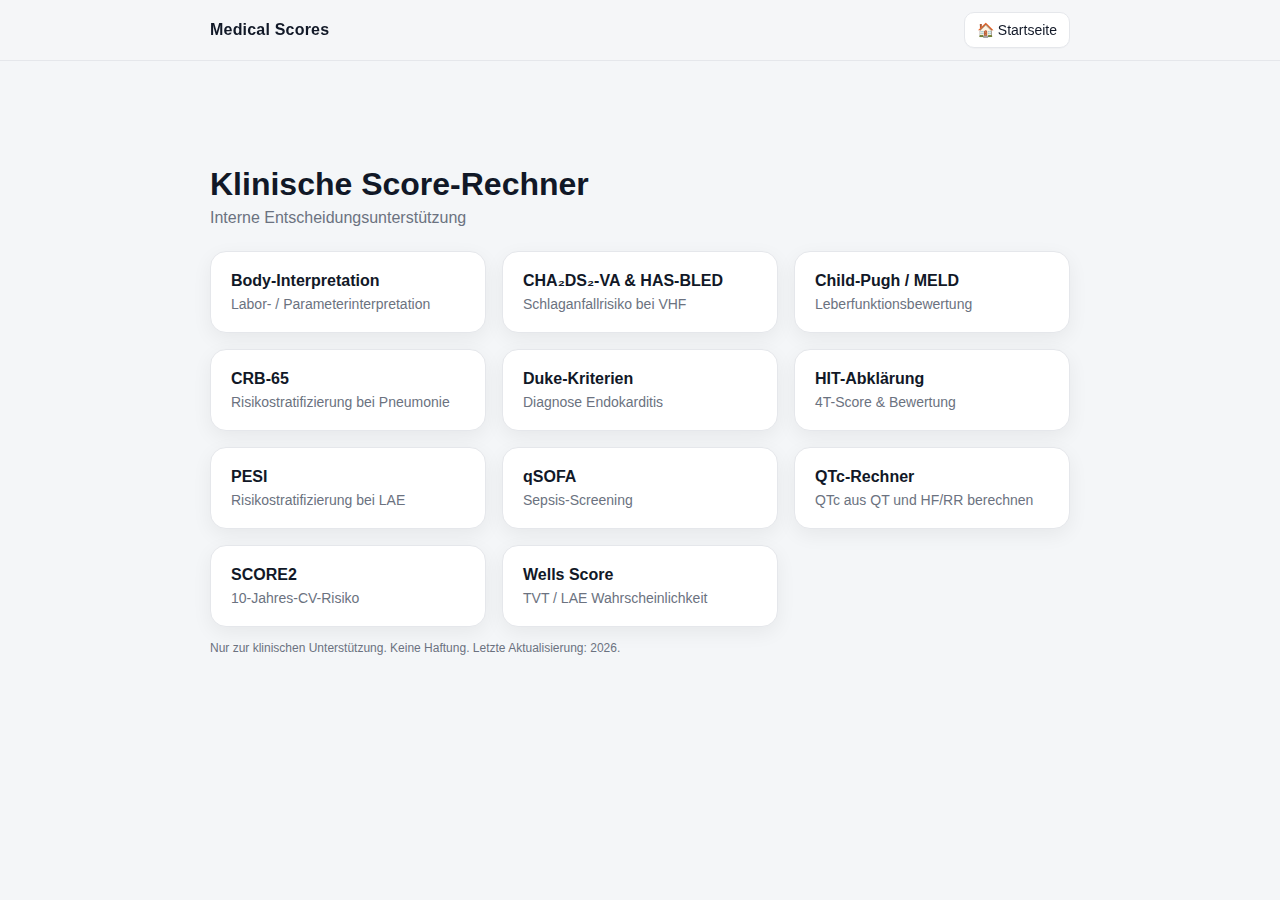
<file: index.html>
<!DOCTYPE html>
<html lang="de">
<head>
  <meta charset="UTF-8">
  <meta name="viewport" content="width=device-width, initial-scale=1">
  <title>Medical Scores</title>

  <link rel="stylesheet" href="style.css">

  <style>
    .grid {
      display: grid;
      grid-template-columns: repeat(auto-fit, minmax(220px, 1fr));
      gap: 16px;
      margin-top: 20px;
    }

    .score-card {
      display: block;
      padding: 20px;
      border-radius: 16px;
      background: white;
      border: 1px solid #e5e7eb;
      text-decoration: none;
      color: #111827;
      box-shadow: 0 6px 20px rgba(0,0,0,.06);
      transition: transform .12s ease, box-shadow .12s ease;
    }

    .score-card:hover {
      transform: translateY(-3px);
      box-shadow: 0 10px 28px rgba(0,0,0,.08);
    }

    .score-title {
      font-weight: 600;
      margin-bottom: 6px;
    }

    .score-desc {
      font-size: 14px;
      color: #6b7280;
    }

    h1 {
      margin-bottom: 6px;
    }

    .subtitle {
      color: #6b7280;
      margin-bottom: 24px;
    }
  </style>
</head>

<body>

  <div class="container">

    <h1>Klinische Score-Rechner</h1>
    <div class="subtitle">Interne Entscheidungsunterstützung</div>

    <div class="grid">

      <a class="score-card" href="cha2ds2-va.html">
        <div class="score-title">CHA₂DS₂-VA & HAS-BLED</div>
        <div class="score-desc">Schlaganfallrisiko bei VHF</div>
      </a>

      <a class="score-card" href="qtc.html">
        <div class="score-title">QTc-Rechner</div>
        <div class="score-desc">QTc aus QT und HF/RR berechnen</div>
      </a>
      
      <a class="score-card" href="qsofa.html">
        <div class="score-title">qSOFA</div>
        <div class="score-desc">Sepsis-Screening</div>
      </a>
      
      <a class="score-card" href="crb65.html">
        <div class="score-title">CRB-65</div>
        <div class="score-desc">Risikostratifizierung bei Pneumonie</div>
      </a>
      
      <a class="score-card" href="score2.html">
        <div class="score-title">SCORE2</div>
        <div class="score-desc">10-Jahres-CV-Risiko</div>
      </a>

      <a class="score-card" href="wells.html">
        <div class="score-title">Wells Score</div>
        <div class="score-desc">TVT / LAE Wahrscheinlichkeit</div>
      </a>

      <a class="score-card" href="pesi.html">
        <div class="score-title">PESI</div>
        <div class="score-desc">Risikostratifizierung bei LAE</div>
      </a>

      <a class="score-card" href="hit.html">
        <div class="score-title">HIT-Abklärung</div>
        <div class="score-desc">4T-Score & Bewertung</div>
      </a>

      <a class="score-card" href="duke.html">
        <div class="score-title">Duke-Kriterien</div>
        <div class="score-desc">Diagnose Endokarditis</div>
      </a>

      <a class="score-card" href="child-pugh-meld.html">
        <div class="score-title">Child-Pugh / MELD</div>
        <div class="score-desc">Leberfunktionsbewertung</div>
      </a>

      <a class="score-card" href="body.html">
        <div class="score-title">Body-Interpretation</div>
        <div class="score-desc">Labor- / Parameterinterpretation</div>
      </a>

    </div>

    <div class="footer-note">
      Nur zur klinischen Unterstützung. Keine Haftung. Letzte Aktualisierung: 2026.
    </div>

  </div>

  <script src="nav.js"></script>
<script>
  document.addEventListener("DOMContentLoaded", () => {
    const grid = document.querySelector(".grid");
    if (!grid) return;

    const cards = Array.from(grid.querySelectorAll("a.score-card"));

    cards.sort((a, b) => {
      const at = (a.querySelector(".score-title")?.textContent || "").trim();
      const bt = (b.querySelector(".score-title")?.textContent || "").trim();
      return at.localeCompare(bt, "de-DE", { sensitivity: "base", numeric: true });
    });

    // Re-append in sorted order
    cards.forEach(card => grid.appendChild(card));
  });
</script>
</body>
</html>
</file>
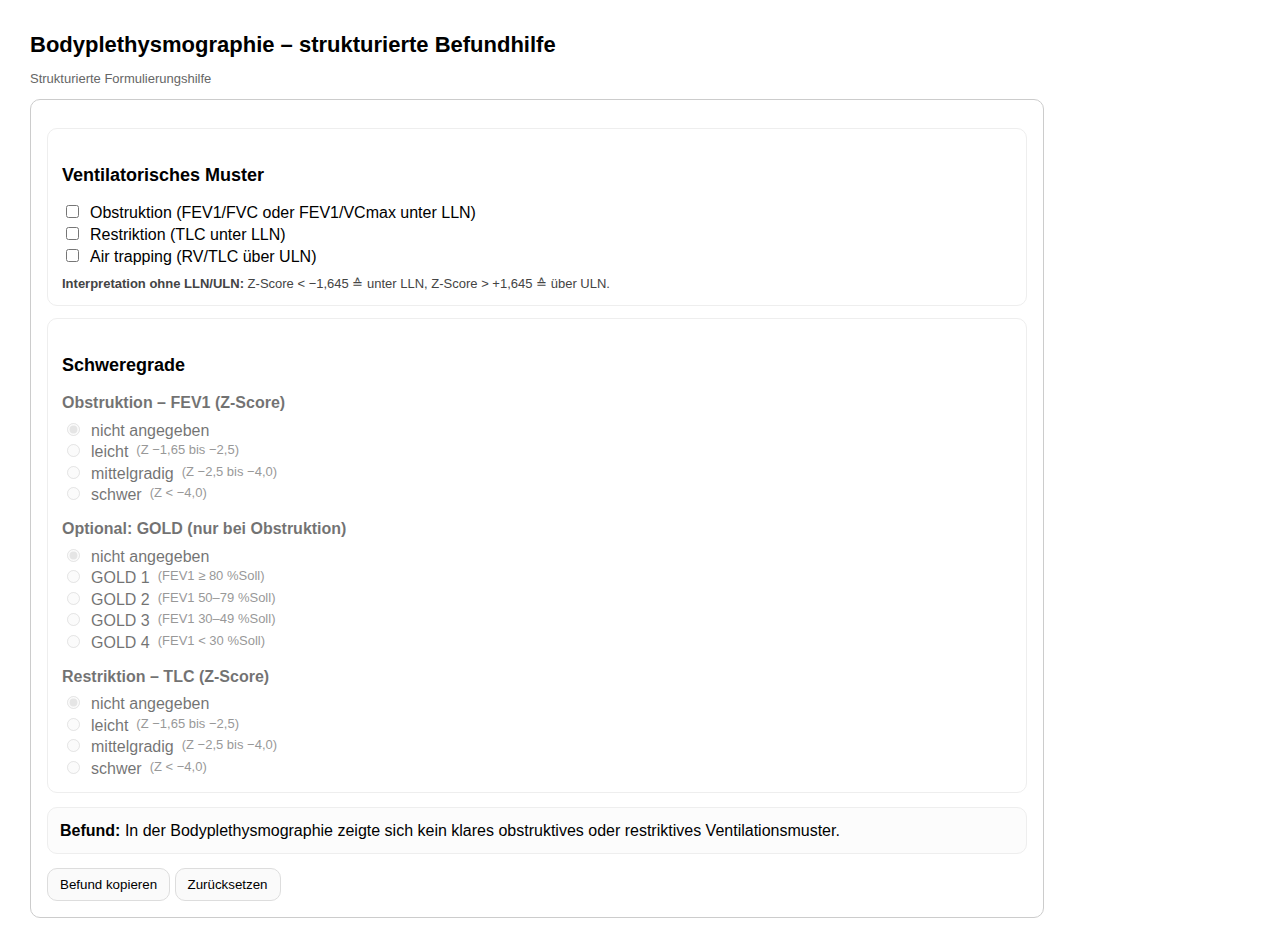
<file: Body-Interpretation.html>
<!doctype html>
<html lang="de">
<head>
<meta charset="utf-8">
<meta name="viewport" content="width=device-width, initial-scale=1">
<title>Bodyplethysmographie – strukturierte Befundhilfe</title>
<style>
body { font-family: Arial, sans-serif; margin:30px; line-height:1.35; }
h1 { font-size:22px; margin-bottom:10px; }
h2 { font-size:18px; margin-top:22px; }
.muted { font-size:13px; color:#666; margin-bottom:12px; }
.box { border:1px solid #ccc; padding:16px; border-radius:10px; max-width:980px; }

.item { border:1px solid #eee; border-radius:10px; padding:12px 14px; margin:12px 0; background:#fff; }
label { display:flex; gap:8px; align-items:flex-start; cursor:pointer; }
.group { margin-top:12px; }
.group strong { display:block; margin-bottom:6px; }

.small { font-size:13px; color:#444; }

.result {
  margin-top:14px; padding:12px;
  border:1px solid #eee; border-radius:10px; background:#fcfcfc;
}

button {
  padding:8px 12px; border-radius:10px;
  border:1px solid #ddd; background:#fafafa; cursor:pointer;
}
button:hover { background:#f2f2f2; }
.copied { color:green; font-size:13px; display:none; margin-left:8px; }

/* disabled group styling */
.group-disabled { opacity: 0.55; }
.group-disabled label { cursor: not-allowed; }
</style>
</head>
<body>

<h1>Bodyplethysmographie – strukturierte Befundhilfe</h1>
<div class="muted">
  Strukturierte Formulierungshilfe
</div>

<div class="box">

<!-- Muster -->
<div class="item">
<h2>Ventilatorisches Muster</h2>
<label><input type="checkbox" id="obs"> Obstruktion (FEV1/FVC oder FEV1/VCmax unter LLN)</label>
<label><input type="checkbox" id="res"> Restriktion (TLC unter LLN)</label>
<label><input type="checkbox" id="air"> Air trapping (RV/TLC über ULN)</label>

<div class="small" style="margin-top:8px;">
<b>Interpretation ohne LLN/ULN:</b> Z-Score &lt; −1,645 ≙ unter LLN, Z-Score &gt; +1,645 ≙ über ULN.
</div>
</div>

<!-- Schweregrade -->
<div class="item">
<h2>Schweregrade</h2>

<div class="group" id="grp_obssev">
<strong>Obstruktion – FEV1 (Z-Score)</strong>
<label><input type="radio" name="obs_sev" value=""> nicht angegeben</label>
<label><input type="radio" name="obs_sev" value="leicht"> leicht <span class="small">(Z −1,65 bis −2,5)</span></label>
<label><input type="radio" name="obs_sev" value="mittelgradig"> mittelgradig <span class="small">(Z −2,5 bis −4,0)</span></label>
<label><input type="radio" name="obs_sev" value="schwer"> schwer <span class="small">(Z &lt; −4,0)</span></label>
</div>

<div class="group" id="grp_gold">
<strong>Optional: GOLD (nur bei Obstruktion)</strong>
<label><input type="radio" name="gold" value=""> nicht angegeben</label>
<label><input type="radio" name="gold" value="GOLD 1"> GOLD 1 <span class="small">(FEV1 ≥ 80 %Soll)</span></label>
<label><input type="radio" name="gold" value="GOLD 2"> GOLD 2 <span class="small">(FEV1 50–79 %Soll)</span></label>
<label><input type="radio" name="gold" value="GOLD 3"> GOLD 3 <span class="small">(FEV1 30–49 %Soll)</span></label>
<label><input type="radio" name="gold" value="GOLD 4"> GOLD 4 <span class="small">(FEV1 &lt; 30 %Soll)</span></label>
</div>

<div class="group" id="grp_ressev">
<strong>Restriktion – TLC (Z-Score)</strong>
<label><input type="radio" name="res_sev" value=""> nicht angegeben</label>
<label><input type="radio" name="res_sev" value="leicht"> leicht <span class="small">(Z −1,65 bis −2,5)</span></label>
<label><input type="radio" name="res_sev" value="mittelgradig"> mittelgradig <span class="small">(Z −2,5 bis −4,0)</span></label>
<label><input type="radio" name="res_sev" value="schwer"> schwer <span class="small">(Z &lt; −4,0)</span></label>
</div>

</div>

<!-- Ergebnis -->
<div class="result" id="result"><strong>Befund:</strong> —</div>

<div style="margin-top:14px;">
<button id="copy">Befund kopieren</button>
<button id="reset">Zurücksetzen</button>
<span class="copied" id="copied">✓ kopiert</span>
</div>

</div>

<script>
function getRadio(name){
  const r = document.querySelector(`input[name="${name}"]:checked`);
  return r ? r.value : "";
}

/**
 * Returns a correctly declined adjective phrase for feminine nouns ("Obstruktion", "Restriktion")
 * in the context "aus <...> Obstruktion" / "aus <...> Restriktion" (dative, no article).
 *
 * Examples:
 *  - "leicht" -> "leichtgradiger"
 *  - "mittelgradig" -> "mittelgradiger"
 *  - "schwer" -> "schwerer"
 */
function adjForFemInAus(grade){
  if (!grade) return "";
  if (grade === "leicht") return "leichtgradiger";
  if (grade === "mittelgradig") return "mittelgradiger";
  if (grade === "schwer") return "schwerer";
  return "";
}

/**
 * Returns a correctly declined adjective phrase for feminine nouns ("Obstruktion", "Restriktion")
 * in the context "eine <...> Obstruktion/Restriktion" (accusative with indefinite article).
 *
 * Examples:
 *  - "leicht" -> "leichtgradige"
 *  - "mittelgradig" -> "mittelgradige"
 *  - "schwer" -> "schwere"
 */
function adjForFemWithEine(grade){
  if (!grade) return "";
  if (grade === "leicht") return "leichtgradige";
  if (grade === "mittelgradig") return "mittelgradige";
  if (grade === "schwer") return "schwere";
  return "";
}

function setGroupEnabled(groupId, enabled, radioName){
  const grp = document.getElementById(groupId);
  if (!grp) return;
  grp.classList.toggle("group-disabled", !enabled);
  grp.querySelectorAll('input[type="radio"]').forEach(r => {
    r.disabled = !enabled;
  });
  if (!enabled && radioName){
    const none = grp.querySelector(`input[name="${radioName}"][value=""]`);
    if (none) none.checked = true;
  }
}

function updateEnableStates(){
  const obs = document.getElementById("obs").checked;
  const res = document.getElementById("res").checked;

  setGroupEnabled("grp_obssev", obs, "obs_sev");
  setGroupEnabled("grp_gold", obs, "gold");
  setGroupEnabled("grp_ressev", res, "res_sev");
}

function build(){
  document.getElementById("copied").style.display="none";

  const obs = document.getElementById("obs").checked;
  const res = document.getElementById("res").checked;
  const air = document.getElementById("air").checked;

  const obsSev = getRadio("obs_sev");
  const resSev = getRadio("res_sev");
  const gold = getRadio("gold");

  let sentence = "In der Bodyplethysmographie zeigte sich ";

  if (obs && res) {
    // "aus <adj> Obstruktion und <adj> Restriktion" (dative, no article)
    let obsPart;
    if (obsSev) {
      obsPart = `${adjForFemInAus(obsSev)} Obstruktion`;
      if (gold) obsPart += ` (${gold})`;
    } else if (gold) {
      obsPart = `Obstruktion (${gold})`;
    } else {
      obsPart = "Obstruktion";
    }

    let resPart = resSev ? `${adjForFemInAus(resSev)} Restriktion` : "Restriktion";

    sentence += `ein Mischmuster aus ${obsPart} und ${resPart}`;
    if (air) sentence += " mit Hinweis auf Air trapping";
    sentence += ".";
  }
  else if (obs) {
    // "eine <adj> Obstruktion" (accusative with 'eine')
    let obsPart;
    if (obsSev) {
      obsPart = `${adjForFemWithEine(obsSev)} Obstruktion`;
      if (gold) obsPart += ` (${gold})`;
    } else if (gold) {
      obsPart = `Obstruktion (${gold})`;
    } else {
      obsPart = "Obstruktion";
    }

    sentence += `eine ${obsPart}`;
    if (air) sentence += " mit Hinweis auf Air trapping";
    sentence += ".";
  }
  else if (res) {
    // "eine <adj> Restriktion" (accusative with 'eine')
    let resPart = resSev ? `${adjForFemWithEine(resSev)} Restriktion` : "Restriktion";
    sentence += `eine ${resPart}`;
    if (air) sentence += " mit Hinweis auf Air trapping";
    sentence += ".";
  }
  else {
    if (air) {
      sentence += "kein klares obstruktives oder restriktives Ventilationsmuster, jedoch ein Hinweis auf Air trapping.";
    } else {
      sentence += "kein klares obstruktives oder restriktives Ventilationsmuster.";
    }
  }

  document.getElementById("result").innerHTML =
    `<strong>Befund:</strong> ${sentence}`;

  return sentence;
}

// Events
document.querySelectorAll("input").forEach(i => {
  i.addEventListener("change", () => {
    updateEnableStates();
    build();
  });
});

document.getElementById("copy").addEventListener("click", ()=>{
  const t = build();
  navigator.clipboard.writeText(t).then(()=>{
    document.getElementById("copied").style.display="inline";
    setTimeout(()=>document.getElementById("copied").style.display="none",1500);
  });
});

document.getElementById("reset").addEventListener("click", ()=>{
  document.querySelectorAll("input").forEach(i=>i.checked=false);

  document.querySelectorAll('input[type="radio"][value=""]').forEach(r => r.checked = true);

  updateEnableStates();

  document.getElementById("result").innerHTML="<strong>Befund:</strong> —";
  document.getElementById("copied").style.display="none";
});

// init defaults: set "nicht angegeben" as checked for all radio groups
document.querySelectorAll('input[type="radio"][value=""]').forEach(r => r.checked = true);
updateEnableStates();
build();
</script>

</body>
</html>
</file>
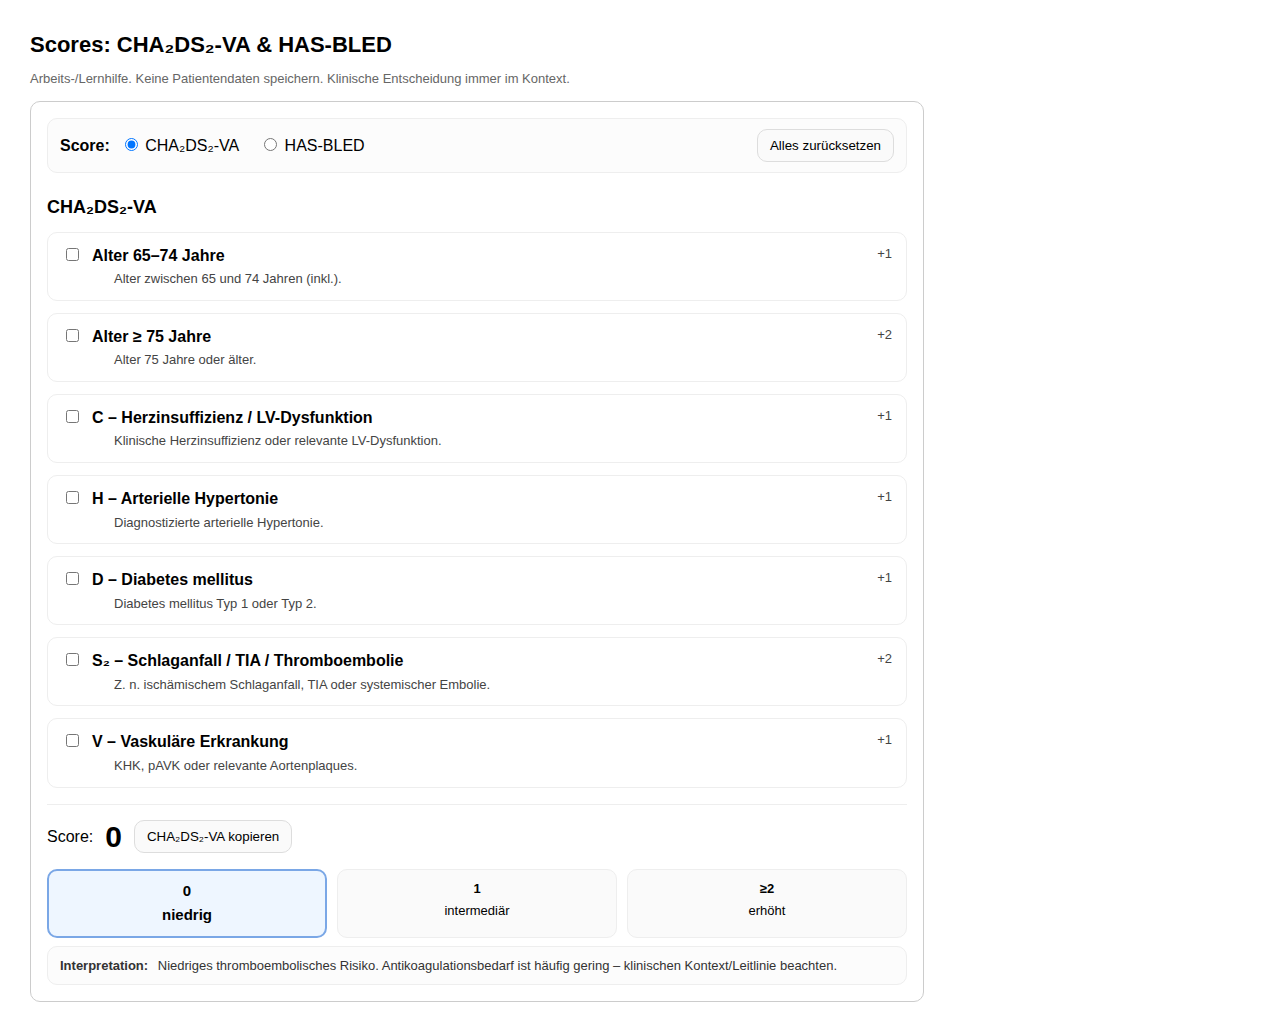
<file: CHA2DS2-VA-Score.html>
<!doctype html>
<html lang="de">
<head>
  <meta charset="utf-8">
  <meta name="viewport" content="width=device-width, initial-scale=1">
  <title>CHA₂DS₂-VA & HAS-BLED Rechner</title>
  <style>
    body { font-family: Arial, sans-serif; margin: 30px; line-height: 1.35; }
    h1 { font-size: 22px; margin: 0 0 10px; }
    h2 { font-size: 18px; margin: 22px 0 10px; }
    .muted { color: #666; font-size: 13px; margin-bottom: 14px; }
    .box { border: 1px solid #ccc; padding: 16px; max-width: 860px; border-radius: 10px; }

    .switch {
      display: flex; gap: 10px; flex-wrap: wrap;
      padding: 10px 12px; border: 1px solid #eee; border-radius: 10px; margin-bottom: 14px;
      align-items: center;
      background: #fcfcfc;
    }
    .switch label { cursor: pointer; margin-right: 10px; }

    .item {
      border: 1px solid #eee;
      padding: 12px 14px;
      border-radius: 10px;
      margin: 12px 0;
      background: #fff;
    }

    .item label {
      display: flex;
      gap: 10px;
      align-items: flex-start;
      cursor: pointer;
    }

    .content { flex: 1; }
    .title { font-weight: bold; margin-bottom: 4px; }

    .explain {
      font-size: 13px;
      color: #444;
      margin-left: 22px;
    }

    .pts {
      color: #444;
      font-size: 13px;
      white-space: nowrap;
      margin-left: 10px;
    }

    .scoreline {
      margin-top: 16px;
      padding-top: 12px;
      border-top: 1px solid #eee;
      display: flex;
      gap: 12px;
      align-items: center;
      flex-wrap: wrap;
    }

    .score { font-size: 30px; font-weight: bold; }

    button {
      padding: 8px 12px;
      border-radius: 10px;
      border: 1px solid #ddd;
      background: #fafafa;
      cursor: pointer;
    }
    button:hover { background: #f2f2f2; }

    .copied { font-size: 13px; color: green; }

    .interpret {
      margin-top: 8px;
      font-size: 13px;
      color: #333;
      padding: 10px 12px;
      border: 1px solid #eee;
      border-radius: 10px;
      background: #fcfcfc;
    }
    .interpret strong { margin-right: 6px; }

    .divider { height: 1px; background: #eee; margin: 18px 0; }

    /* ===== Kategorieband (neu) ===== */
    .band {
      display: grid;
      gap: 10px;
      margin-top: 12px;
    }
    .band-3 { grid-template-columns: repeat(3, 1fr); }
    .band-2 { grid-template-columns: repeat(2, 1fr); }

    .bandbox {
      border: 1px solid #eee;
      border-radius: 10px;
      padding: 10px 12px;
      background: #fafafa;
      font-size: 13px;
      text-align: center;
    }
    .bandbox strong { display:block; margin-bottom: 4px; }

    .band-active {
      background: #eef6ff;
      border: 2px solid #7aa7e6;
      font-size: 15px;
      font-weight: bold;
    }

    .hidden { display: none; }
  </style>
</head>
<body>

<h1>Scores: CHA₂DS₂-VA & HAS-BLED</h1>
<div class="muted">
  Arbeits-/Lernhilfe. Keine Patientendaten speichern. Klinische Entscheidung immer im Kontext.
</div>

<div class="box">

  <!-- ===== Score-Auswahl (neu) ===== -->
  <div class="switch">
    <strong>Score:</strong>
    <label><input type="radio" name="score_view" id="view_cha" checked> CHA₂DS₂-VA</label>
    <label><input type="radio" name="score_view" id="view_has"> HAS-BLED</label>
    <span style="flex:1;"></span>
    <button id="reset">Alles zurücksetzen</button>
  </div>

  <!-- ===================== CHA2DS2-VA ===================== -->
  <div id="section_cha">
    <h2>CHA₂DS₂-VA</h2>

    <!-- Alter -->
    <div class="item">
      <label>
        <input type="checkbox" id="cha_age65">
        <div class="content">
          <div class="title">Alter 65–74 Jahre</div>
          <div class="explain">Alter zwischen 65 und 74 Jahren (inkl.).</div>
        </div>
        <span class="pts">+1</span>
      </label>
    </div>

    <div class="item">
      <label>
        <input type="checkbox" id="cha_age75">
        <div class="content">
          <div class="title">Alter ≥ 75 Jahre</div>
          <div class="explain">Alter 75 Jahre oder älter.</div>
        </div>
        <span class="pts">+2</span>
      </label>
    </div>

    <!-- C -->
    <div class="item">
      <label>
        <input type="checkbox" id="cha_c">
        <div class="content">
          <div class="title">C – Herzinsuffizienz / LV-Dysfunktion</div>
          <div class="explain">Klinische Herzinsuffizienz oder relevante LV-Dysfunktion.</div>
        </div>
        <span class="pts">+1</span>
      </label>
    </div>

    <!-- H -->
    <div class="item">
      <label>
        <input type="checkbox" id="cha_h">
        <div class="content">
          <div class="title">H – Arterielle Hypertonie</div>
          <div class="explain">Diagnostizierte arterielle Hypertonie.</div>
        </div>
        <span class="pts">+1</span>
      </label>
    </div>

    <!-- D -->
    <div class="item">
      <label>
        <input type="checkbox" id="cha_d">
        <div class="content">
          <div class="title">D – Diabetes mellitus</div>
          <div class="explain">Diabetes mellitus Typ 1 oder Typ 2.</div>
        </div>
        <span class="pts">+1</span>
      </label>
    </div>

    <!-- S2 -->
    <div class="item">
      <label>
        <input type="checkbox" id="cha_s2">
        <div class="content">
          <div class="title">S₂ – Schlaganfall / TIA / Thromboembolie</div>
          <div class="explain">Z. n. ischämischem Schlaganfall, TIA oder systemischer Embolie.</div>
        </div>
        <span class="pts">+2</span>
      </label>
    </div>

    <!-- V -->
    <div class="item">
      <label>
        <input type="checkbox" id="cha_v">
        <div class="content">
          <div class="title">V – Vaskuläre Erkrankung</div>
          <div class="explain">KHK, pAVK oder relevante Aortenplaques.</div>
        </div>
        <span class="pts">+1</span>
      </label>
    </div>

    <div class="scoreline">
      <div>Score:</div>
      <div class="score" id="cha_result">0</div>
      <button id="cha_copy">CHA₂DS₂-VA kopieren</button>
      <span class="copied" id="cha_copied" style="display:none;">✓ kopiert</span>
    </div>

    <!-- ===== Kategorieband CHA₂DS₂-VA (neu) ===== -->
    <div class="band band-3" id="band_cha">
      <div id="cha_band_0" class="bandbox">
        <strong>0</strong>
        niedrig
      </div>
      <div id="cha_band_1" class="bandbox">
        <strong>1</strong>
        intermediär
      </div>
      <div id="cha_band_2plus" class="bandbox">
        <strong>≥2</strong>
        erhöht
      </div>
    </div>

    <!-- Interpretation (wird NICHT kopiert) -->
    <div class="interpret" id="cha_interpret">
      <strong>Interpretation:</strong> —
    </div>
  </div>

  <!-- ===================== HAS-BLED ===================== -->
  <div id="section_has" class="hidden">
    <h2>HAS-BLED</h2>

    <div class="item">
      <label>
        <input type="checkbox" id="has_h">
        <div class="content">
          <div class="title">H – Hypertonie</div>
          <div class="explain">
            Unkontrollierte Hypertonie (klassisch: systolisch &gt;160 mmHg) oder klinisch relevante Hypertonie.
          </div>
        </div>
        <span class="pts">+1</span>
      </label>
    </div>

    <div class="item">
      <label>
        <input type="checkbox" id="has_a_renal">
        <div class="content">
          <div class="title">A – Abnorme Nierenfunktion</div>
          <div class="explain">
            Relevante Niereninsuffizienz (z. B. Dialyse/Transplantat oder deutlich eingeschränkte Nierenfunktion – lokal definieren).
          </div>
        </div>
        <span class="pts">+1</span>
      </label>
    </div>

    <div class="item">
      <label>
        <input type="checkbox" id="has_a_liver">
        <div class="content">
          <div class="title">A – Abnorme Leberfunktion</div>
          <div class="explain">
            Relevante Leberfunktionsstörung/chronische Lebererkrankung (z. B. Zirrhose – lokal definieren).
          </div>
        </div>
        <span class="pts">+1</span>
      </label>
    </div>

    <div class="item">
      <label>
        <input type="checkbox" id="has_s">
        <div class="content">
          <div class="title">S – Schlaganfall</div>
          <div class="explain">Z. n. Schlaganfall (insbesondere ischämisch).</div>
        </div>
        <span class="pts">+1</span>
      </label>
    </div>

    <div class="item">
      <label>
        <input type="checkbox" id="has_b_bleed">
        <div class="content">
          <div class="title">B – Blutung</div>
          <div class="explain">Z. n. schwerer Blutung oder relevante Blutungsneigung/Anämie (kontextabhängig).</div>
        </div>
        <span class="pts">+1</span>
      </label>
    </div>

    <div class="item">
      <label>
        <input type="checkbox" id="has_l_inr">
        <div class="content">
          <div class="title">L – Labile INR</div>
          <div class="explain">Nur bei VKA: schlecht eingestellte INR / niedrige TTR.</div>
        </div>
        <span class="pts">+1</span>
      </label>
    </div>

    <div class="item">
      <label>
        <input type="checkbox" id="has_e">
        <div class="content">
          <div class="title">E – Elderly (Alter &gt; 65 Jahre)</div>
          <div class="explain">Alter über 65 Jahre.</div>
        </div>
        <span class="pts">+1</span>
      </label>
    </div>

    <div class="item">
      <label>
        <input type="checkbox" id="has_d_drugs">
        <div class="content">
          <div class="title">D – Drugs (begünstigende Medikation)</div>
          <div class="explain">Z. B. Thrombozytenhemmer oder NSAR (erhöht Blutungsrisiko).</div>
        </div>
        <span class="pts">+1</span>
      </label>
    </div>

    <div class="item">
      <label>
        <input type="checkbox" id="has_d_alcohol">
        <div class="content">
          <div class="title">D – Alkohol</div>
          <div class="explain">Relevanter/exzessiver Alkoholkonsum (praktische Schwelle je nach Definition/Anamnese).</div>
        </div>
        <span class="pts">+1</span>
      </label>
    </div>

    <div class="scoreline">
      <div>Score:</div>
      <div class="score" id="has_result">0</div>
      <button id="has_copy">HAS-BLED kopieren</button>
      <span class="copied" id="has_copied" style="display:none;">✓ kopiert</span>
    </div>

    <!-- ===== Kategorieband HAS-BLED (neu) ===== -->
    <div class="band band-2" id="band_has">
      <div id="has_band_low" class="bandbox">
        <strong>0–2</strong>
        niedrig–moderat
      </div>
      <div id="has_band_high" class="bandbox">
        <strong>≥3</strong>
        erhöht
      </div>
    </div>

    <!-- Interpretation (wird NICHT kopiert) -->
    <div class="interpret" id="has_interpret">
      <strong>Interpretation:</strong> —
    </div>
  </div>

</div>

<script>
function punktText(n) {
  return (n === 1) ? "Punkt" : "Punkte";
}

/* ===== Score-Switch (neu) ===== */
function showScore(which) {
  document.getElementById("section_cha").classList.toggle("hidden", which !== "cha");
  document.getElementById("section_has").classList.toggle("hidden", which !== "has");
}

/* ===== Kategorieband helpers (neu) ===== */
function clearBand(ids) {
  ids.forEach(id => {
    const el = document.getElementById(id);
    if (el) el.classList.remove("band-active");
  });
}
function setBandActive(id) {
  const el = document.getElementById(id);
  if (el) el.classList.add("band-active");
}
function updateBandCHA(score) {
  clearBand(["cha_band_0","cha_band_1","cha_band_2plus"]);
  if (score === 0) setBandActive("cha_band_0");
  else if (score === 1) setBandActive("cha_band_1");
  else setBandActive("cha_band_2plus");
}
function updateBandHAS(score) {
  clearBand(["has_band_low","has_band_high"]);
  if (score >= 3) setBandActive("has_band_high");
  else setBandActive("has_band_low");
}

function interpretCHA(score) {
  // bewusst knapp + nicht als Therapieanordnung formuliert
  if (score === 0) {
    return "Niedriges thromboembolisches Risiko. Antikoagulationsbedarf ist häufig gering – klinischen Kontext/Leitlinie beachten.";
  }
  if (score === 1) {
    return "Intermediäres Risiko. Nutzen/Risiko der Antikoagulation individuell abwägen (Komorbiditäten, Blutungsrisiko, Präferenzen).";
  }
  return "Erhöhtes thromboembolisches Risiko. Antikoagulation ist häufig empfohlen – Entscheidung leitlinien- und patientenbezogen treffen.";
}

function interpretHAS(score) {
  // HAS-BLED ist KEIN OAK-Ausschlusskriterium; Fokus: Risikofaktoren modifizieren
  if (score <= 2) {
    return "Niedrig–moderates Blutungsrisiko. Standardvorgehen; modifizierbare Risikofaktoren beachten.";
  }
  return "Erhöhtes Blutungsrisiko (häufig ab ≥3). Engmaschige Kontrolle und Modifikation von Risikofaktoren (z. B. Blutdruck, NSAR/Plättchenhemmer, Alkohol, INR-Qualität bei VKA).";
}

function calculateCHA() {
  let score = 0;

  const age65 = document.getElementById("cha_age65");
  const age75 = document.getElementById("cha_age75");

  // gegenseitiger Ausschluss
  if (age75.checked) {
    age65.checked = false;
    score += 2;
  } else if (age65.checked) {
    score += 1;
  }

  if (document.getElementById("cha_c").checked) score += 1;
  if (document.getElementById("cha_h").checked) score += 1;
  if (document.getElementById("cha_d").checked) score += 1;
  if (document.getElementById("cha_v").checked) score += 1;
  if (document.getElementById("cha_s2").checked) score += 2;

  document.getElementById("cha_result").textContent = score;

  updateBandCHA(score);

  // Interpretation anzeigen (nicht kopieren)
  document.getElementById("cha_interpret").innerHTML =
    `<strong>Interpretation:</strong> ${interpretCHA(score)}`;

  return score;
}

function calculateHAS() {
  let score = 0;

  if (document.getElementById("has_h").checked) score += 1;

  // A: renal + liver zählen jeweils separat (max 2)
  if (document.getElementById("has_a_renal").checked) score += 1;
  if (document.getElementById("has_a_liver").checked) score += 1;

  if (document.getElementById("has_s").checked) score += 1;
  if (document.getElementById("has_b_bleed").checked) score += 1;
  if (document.getElementById("has_l_inr").checked) score += 1;
  if (document.getElementById("has_e").checked) score += 1;

  // D: drugs + alcohol zählen jeweils separat (max 2)
  if (document.getElementById("has_d_drugs").checked) score += 1;
  if (document.getElementById("has_d_alcohol").checked) score += 1;

  document.getElementById("has_result").textContent = score;

  updateBandHAS(score);

  // Interpretation anzeigen (nicht kopieren)
  document.getElementById("has_interpret").innerHTML =
    `<strong>Interpretation:</strong> ${interpretHAS(score)}`;

  return score;
}

function calculateAll() {
  // Hide "copied" messages when something changes
  document.getElementById("cha_copied").style.display = "none";
  document.getElementById("has_copied").style.display = "none";

  calculateCHA();
  calculateHAS();
}

/* ===== Events ===== */

// score view toggles
document.getElementById("view_cha").addEventListener("change", () => showScore("cha"));
document.getElementById("view_has").addEventListener("change", () => showScore("has"));

// live recalculation
document.querySelectorAll("input[type=checkbox]").forEach(cb => {
  cb.addEventListener("change", calculateAll);
});

// copy buttons (kopieren NUR den Score, NICHT die Interpretation)
document.getElementById("cha_copy").addEventListener("click", () => {
  const score = Number(document.getElementById("cha_result").textContent);
  const text = `CHA₂DS₂-VA-Score: ${score} ${punktText(score)}`;
  navigator.clipboard.writeText(text).then(() => {
    const msg = document.getElementById("cha_copied");
    msg.style.display = "inline";
    setTimeout(() => msg.style.display = "none", 1500);
  });
});

document.getElementById("has_copy").addEventListener("click", () => {
  const score = Number(document.getElementById("has_result").textContent);
  const text = `HAS-BLED-Score: ${score} ${punktText(score)}`;
  navigator.clipboard.writeText(text).then(() => {
    const msg = document.getElementById("has_copied");
    msg.style.display = "inline";
    setTimeout(() => msg.style.display = "none", 1500);
  });
});

// reset
document.getElementById("reset").addEventListener("click", () => {
  document.querySelectorAll("input[type=checkbox]").forEach(cb => cb.checked = false);
  document.getElementById("cha_copied").style.display = "none";
  document.getElementById("has_copied").style.display = "none";
  calculateAll();
});

// initial
showScore("cha");
calculateAll();
</script>

</body>
</html>
</file>
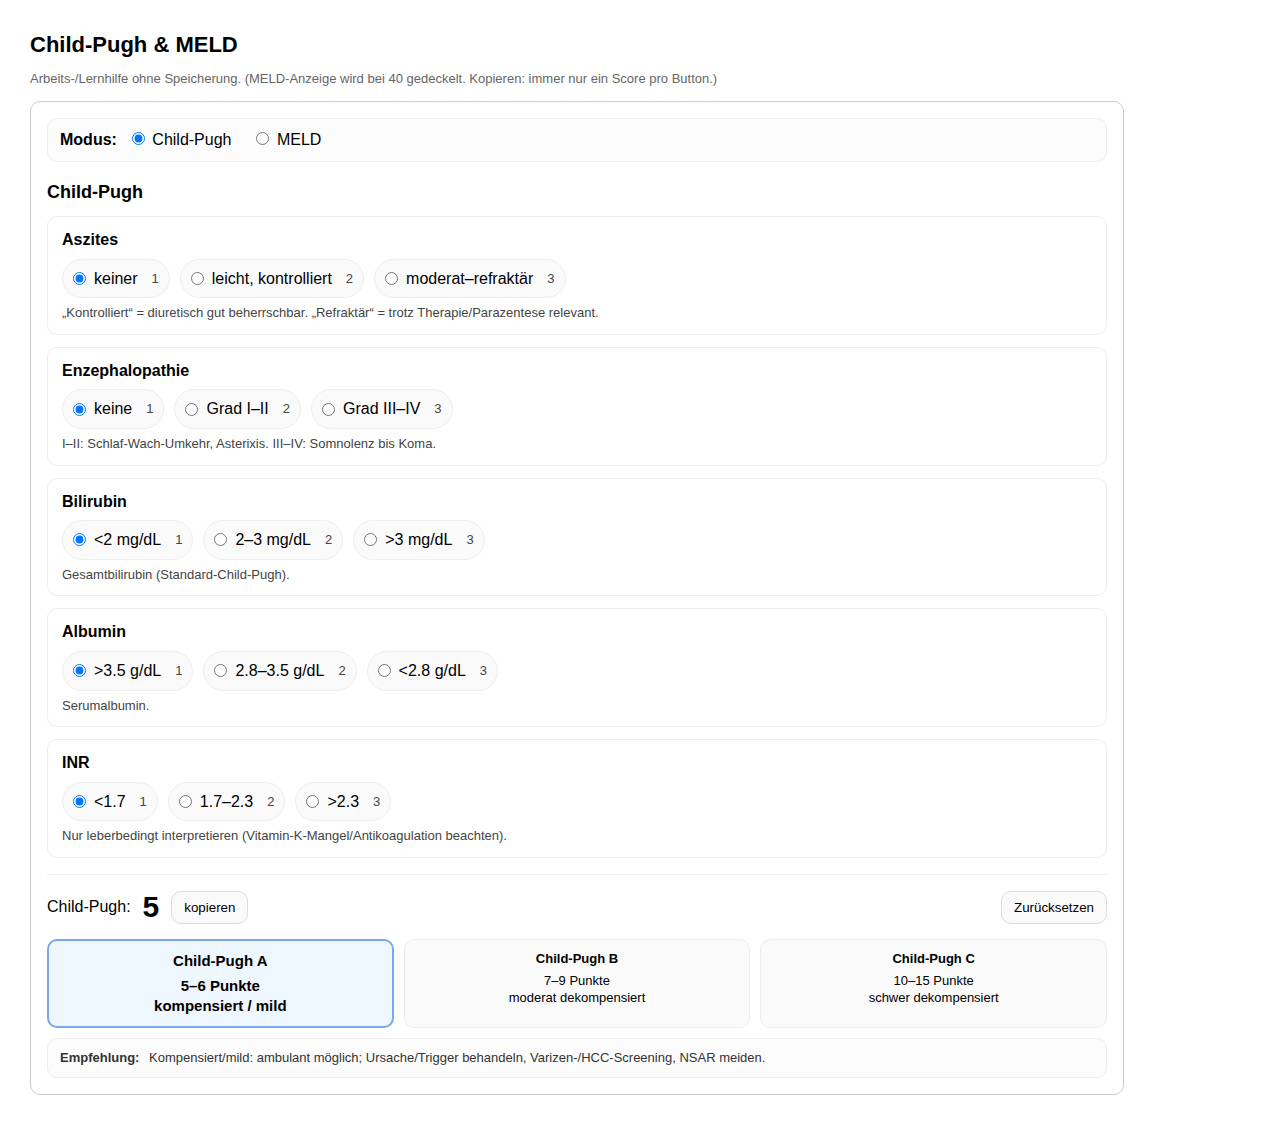
<file: Child-Pugh und Meld.html>
<!doctype html>
<html lang="de">
<head>
  <meta charset="utf-8">
  <meta name="viewport" content="width=device-width, initial-scale=1">
  <title>Child-Pugh & MELD (Na / 3.0)</title>
  <style>
    body { font-family: Arial, sans-serif; margin: 30px; line-height: 1.35; }
    h1 { font-size: 22px; margin: 0 0 10px; }
    h2 { font-size: 18px; margin: 18px 0 10px; }
    .muted { color: #666; font-size: 13px; margin-bottom: 14px; }
    .box { border: 1px solid #ccc; padding: 16px; max-width: 1060px; border-radius: 10px; }

    .switch {
      display: flex; gap: 10px; flex-wrap: wrap;
      padding: 10px 12px; border: 1px solid #eee; border-radius: 10px; margin-bottom: 14px;
      align-items: center; background: #fcfcfc;
    }
    .switch label { cursor: pointer; margin-right: 10px; }

    .group {
      border: 1px solid #eee; border-radius: 10px;
      padding: 12px 14px; background: #fff; margin: 12px 0;
    }
    .group .gtitle { font-weight: bold; margin-bottom: 8px; }
    .group .explain { font-size: 13px; color: #444; margin-top: 6px; }

    .radio-row { display: flex; flex-wrap: wrap; gap: 10px; }
    .radio-row label {
      border: 1px solid #eee; border-radius: 999px;
      padding: 8px 10px; cursor: pointer; background: #fafafa;
      display: inline-flex; gap: 8px; align-items: center;
    }
    .radio-row input { margin: 0; }
    .pts { color: #444; font-size: 13px; white-space: nowrap; margin-left: 6px; }

    .rowbox {
      display: flex; align-items: center; gap: 10px; flex-wrap: wrap;
      padding: 10px 12px; border: 1px solid #eee; border-radius: 10px; margin: 12px 0;
      background: #fff;
    }
    .rowbox input, .rowbox select {
      padding: 8px 10px;
      border-radius: 10px;
      border: 1px solid #ddd;
      background: #fff;
    }
    .rowbox input { width: 140px; }
    .rowbox .small { width: 120px; }
    .rowbox .hint { font-size: 13px; color: #444; }

    .scoreline {
      margin-top: 16px; padding-top: 12px;
      border-top: 1px solid #eee;
      display: flex; gap: 12px; align-items: center; flex-wrap: wrap;
    }
    .score { font-size: 30px; font-weight: bold; }

    button {
      padding: 8px 12px; border-radius: 10px;
      border: 1px solid #ddd; background: #fafafa; cursor: pointer;
    }
    button:hover { background: #f2f2f2; }

    .copied { font-size: 13px; color: green; }

    .interpret {
      margin-top: 10px; font-size: 13px; color: #333;
      padding: 10px 12px; border: 1px solid #eee;
      border-radius: 10px; background: #fcfcfc;
    }
    .interpret strong { margin-right: 6px; }

    .warn {
      color: #8a3b00;
      background: #fff4e6;
      border: 1px solid #ffe2bf;
      border-radius: 10px;
      padding: 10px 12px;
      font-size: 13px;
      margin-top: 10px;
    }

    .hidden { display: none; }

    /* ===== Child-Pugh Übersicht ===== */
    .ctp-overview {
      display: grid;
      grid-template-columns: repeat(3, 1fr);
      gap: 10px;
      margin-top: 12px;
    }
    .ctp-box {
      border: 1px solid #eee;
      border-radius: 10px;
      padding: 10px 12px;
      background: #fafafa;
      font-size: 13px;
      text-align: center;
    }
    .ctp-box strong { display: block; margin-bottom: 4px; }
    .ctp-active {
      background: #eef6ff;
      border: 2px solid #7aa7e6;
      font-size: 15px;
      font-weight: bold;
    }

    /* ===== MELD Kategorieband ===== */
    .meld-band {
      display: grid;
      grid-template-columns: repeat(5, 1fr);
      gap: 10px;
      margin-top: 12px;
    }
    .meld-band .bandbox {
      border: 1px solid #eee;
      border-radius: 10px;
      padding: 10px 12px;
      background: #fafafa;
      font-size: 13px;
      text-align: center;
    }
    .meld-band .bandbox strong { display:block; margin-bottom: 4px; }
    .meld-band .active {
      background: #eef6ff;
      border: 2px solid #7aa7e6;
      font-size: 15px;
      font-weight: bold;
    }
  </style>
</head>
<body>

<h1>Child-Pugh & MELD</h1>
<div class="muted">
  Arbeits-/Lernhilfe ohne Speicherung. (MELD-Anzeige wird bei 40 gedeckelt. Kopieren: immer nur ein Score pro Button.)
</div>

<div class="box">

  <div class="switch">
    <strong>Modus:</strong>
    <label><input type="radio" name="mode" id="mode_ctp" checked> Child-Pugh</label>
    <label><input type="radio" name="mode" id="mode_meld"> MELD</label>
  </div>

  <!-- ===================== CHILD-PUGH ===================== -->
  <div id="section_ctp">
    <h2>Child-Pugh</h2>

    <div class="group">
      <div class="gtitle">Aszites</div>
      <div class="radio-row">
        <label><input type="radio" name="ctp_asc" value="1" checked> keiner <span class="pts">1</span></label>
        <label><input type="radio" name="ctp_asc" value="2"> leicht, kontrolliert <span class="pts">2</span></label>
        <label><input type="radio" name="ctp_asc" value="3"> moderat–refraktär <span class="pts">3</span></label>
      </div>
      <div class="explain">„Kontrolliert“ = diuretisch gut beherrschbar. „Refraktär“ = trotz Therapie/Parazentese relevant.</div>
    </div>

    <div class="group">
      <div class="gtitle">Enzephalopathie</div>
      <div class="radio-row">
        <label><input type="radio" name="ctp_he" value="1" checked> keine <span class="pts">1</span></label>
        <label><input type="radio" name="ctp_he" value="2"> Grad I–II <span class="pts">2</span></label>
        <label><input type="radio" name="ctp_he" value="3"> Grad III–IV <span class="pts">3</span></label>
      </div>
      <div class="explain">I–II: Schlaf-Wach-Umkehr, Asterixis. III–IV: Somnolenz bis Koma.</div>
    </div>

    <div class="group">
      <div class="gtitle">Bilirubin</div>
      <div class="radio-row">
        <label><input type="radio" name="ctp_bili" value="1" checked> &lt;2 mg/dL <span class="pts">1</span></label>
        <label><input type="radio" name="ctp_bili" value="2"> 2–3 mg/dL <span class="pts">2</span></label>
        <label><input type="radio" name="ctp_bili" value="3"> &gt;3 mg/dL <span class="pts">3</span></label>
      </div>
      <div class="explain">Gesamtbilirubin (Standard-Child-Pugh).</div>
    </div>

    <div class="group">
      <div class="gtitle">Albumin</div>
      <div class="radio-row">
        <label><input type="radio" name="ctp_alb" value="1" checked> &gt;3.5 g/dL <span class="pts">1</span></label>
        <label><input type="radio" name="ctp_alb" value="2"> 2.8–3.5 g/dL <span class="pts">2</span></label>
        <label><input type="radio" name="ctp_alb" value="3"> &lt;2.8 g/dL <span class="pts">3</span></label>
      </div>
      <div class="explain">Serumalbumin.</div>
    </div>

    <div class="group">
      <div class="gtitle">INR</div>
      <div class="radio-row">
        <label><input type="radio" name="ctp_inr" value="1" checked> &lt;1.7 <span class="pts">1</span></label>
        <label><input type="radio" name="ctp_inr" value="2"> 1.7–2.3 <span class="pts">2</span></label>
        <label><input type="radio" name="ctp_inr" value="3"> &gt;2.3 <span class="pts">3</span></label>
      </div>
      <div class="explain">Nur leberbedingt interpretieren (Vitamin-K-Mangel/Antikoagulation beachten).</div>
    </div>

    <div class="scoreline">
      <div>Child-Pugh:</div>
      <div class="score" id="ctp_score">5</div>
      <button id="ctp_copy">kopieren</button>
      <span class="copied" id="ctp_copied" style="display:none;">✓ kopiert</span>
      <span style="flex:1;"></span>
      <button id="ctp_reset">Zurücksetzen</button>
    </div>

    <div class="ctp-overview">
      <div id="ctp_A" class="ctp-box">
        <strong>Child-Pugh A</strong>
        5–6 Punkte<br>kompensiert / mild
      </div>
      <div id="ctp_B" class="ctp-box">
        <strong>Child-Pugh B</strong>
        7–9 Punkte<br>moderat dekompensiert
      </div>
      <div id="ctp_C" class="ctp-box">
        <strong>Child-Pugh C</strong>
        10–15 Punkte<br>schwer dekompensiert
      </div>
    </div>

    <div class="interpret" id="ctp_rec"><strong>Empfehlung:</strong> —</div>
  </div>

  <!-- ===================== MELD ===================== -->
  <div id="section_meld" class="hidden">
    <h2>MELD</h2>

    <div class="switch" style="margin-top:10px;">
      <strong>Rechner:</strong>
      <label><input type="radio" name="meld_type" id="meld_type_na" checked> MELD / MELD-Na</label>
      <label><input type="radio" name="meld_type" id="meld_type_30"> MELD 3.0</label>
    </div>

    <div class="rowbox">
      <strong>Bilirubin:</strong>
      <input type="number" id="meld_bili" step="0.1" min="0" placeholder="z. B. 3.2">
      <select id="meld_bili_unit" class="small">
        <option value="mgdl" selected>mg/dL</option>
        <option value="umol">µmol/L</option>
      </select>

      <strong>INR:</strong>
      <input type="number" id="meld_inr" step="0.01" min="0" placeholder="z. B. 1.8" class="small">

      <strong>Kreatinin:</strong>
      <input type="number" id="meld_crea" step="0.1" min="0" placeholder="z. B. 1.6">
      <select id="meld_crea_unit" class="small">
        <option value="mgdl" selected>mg/dL</option>
        <option value="umol">µmol/L</option>
      </select>

      <strong>Natrium:</strong>
      <input type="number" id="meld_na" step="1" min="80" max="200" placeholder="mmol/L" class="small">

      <label style="display:flex; align-items:center; gap:8px; cursor:pointer;">
        <input type="checkbox" id="meld_dialysis">
        Dialyse (oder ≥2×/Woche)
      </label>

      <span class="hint">Anzeige ist bei 40 gedeckelt. Na wird auf 125–137 geklemmt.</span>
    </div>

    <div id="meld30_extras" class="rowbox hidden">
      <strong>Geschlecht:</strong>
      <label style="display:flex; align-items:center; gap:8px; cursor:pointer;">
        <input type="radio" name="meld_sex" id="meld_sex_m" checked> männlich
      </label>
      <label style="display:flex; align-items:center; gap:8px; cursor:pointer;">
        <input type="radio" name="meld_sex" id="meld_sex_f"> weiblich
      </label>

      <strong>Albumin:</strong>
      <input type="number" id="meld_alb" step="0.1" min="0" placeholder="z. B. 2.9" class="small">
      <select id="meld_alb_unit" class="small">
        <option value="gdl" selected>g/dL</option>
        <option value="gl">g/L</option>
      </select>

      <span class="hint">MELD 3.0: Albumin 1.5–3.5 g/dL, Kreatinin max. 3.0 mg/dL.</span>
    </div>

    <!-- Classic scoreline -->
    <div class="scoreline" id="meld_scoreline_na">
      <div>MELD(i):</div>
      <div class="score" id="meld_score">—</div>
      <button id="meld_copy_meldi">kopieren</button>
      <span class="copied" id="meld_copied_meldi" style="display:none;">✓ kopiert</span>

      <div style="margin-left:14px;">MELD-Na:</div>
      <div class="score" id="meldna_score">—</div>
      <button id="meld_copy_meldna">kopieren</button>
      <span class="copied" id="meld_copied_meldna" style="display:none;">✓ kopiert</span>

      <span style="flex:1;"></span>
      <button id="meld_reset">Zurücksetzen</button>
    </div>

    <!-- MELD 3.0 scoreline -->
    <div class="scoreline hidden" id="meld_scoreline_30">
      <div>MELD 3.0:</div>
      <div class="score" id="meld30_score">—</div>
      <button id="meld_copy_meld30">kopieren</button>
      <span class="copied" id="meld_copied_meld30" style="display:none;">✓ kopiert</span>

      <span style="flex:1;"></span>
      <button id="meld30_reset">Zurücksetzen</button>
    </div>

    <!-- Kategorieband (immer sichtbar im MELD-Modus, markiert wird je nach aktivem Score) -->
    <div class="meld-band" id="meld_band">
      <div id="band_0" class="bandbox"><strong>≤ 9</strong> sehr niedrig</div>
      <div id="band_1" class="bandbox"><strong>10–19</strong> niedrig–moderat</div>
      <div id="band_2" class="bandbox"><strong>20–29</strong> moderat–hoch</div>
      <div id="band_3" class="bandbox"><strong>30–39</strong> hoch</div>
      <div id="band_4" class="bandbox"><strong>40</strong> sehr hoch</div>
    </div>

    <div class="interpret" id="meld_interp"><strong>Einordnung:</strong> —</div>
    <div class="interpret" id="meld_rec"><strong>Empfehlung:</strong> —</div>
    <div class="warn hidden" id="meld_warn"><strong>Achtung:</strong> —</div>
  </div>

</div>

<script>
/* ===== Helpers ===== */
function show(mode) {
  document.getElementById("section_ctp").classList.toggle("hidden", mode !== "ctp");
  document.getElementById("section_meld").classList.toggle("hidden", mode !== "meld");
}
function flashCopied(id) {
  const el = document.getElementById(id);
  el.style.display = "inline";
  setTimeout(() => el.style.display = "none", 1500);
}
function numOrNull(id) {
  const v = document.getElementById(id).value;
  if (v === "" || v === null) return null;
  const n = Number(v);
  return Number.isFinite(n) ? n : null;
}
function clamp(x, lo, hi) { return Math.max(lo, Math.min(hi, x)); }
function isChecked(id) { return document.getElementById(id).checked; }

/* ===== Child-Pugh ===== */
function getRadio(name) {
  const el = document.querySelector(`input[name="${name}"]:checked`);
  return el ? Number(el.value) : 1;
}
function classifyCTP(sum) {
  if (sum <= 6) return "A";
  if (sum <= 9) return "B";
  return "C";
}
function updateCTPHighlight(cls) {
  ["ctp_A","ctp_B","ctp_C"].forEach(id => document.getElementById(id).classList.remove("ctp-active"));
  document.getElementById("ctp_" + cls).classList.add("ctp-active");
}
function recCTP(cls) {
  if (cls === "A") return "Kompensiert/mild: ambulant möglich; Ursache/Trigger behandeln, Varizen-/HCC-Screening, NSAR meiden.";
  if (cls === "B") return "Moderat dekompensiert: engmaschige Kontrolle, Komplikationsmanagement (Aszites/HE/Varizen), niedrige Schwelle für stationär.";
  return "Schwer dekompensiert: meist stationär; Komplikationsmanagement, Infekt-/Blutungssuche, frühzeitige Transplantabklärung erwägen.";
}
function calcCTP() {
  const sum =
    getRadio("ctp_asc") +
    getRadio("ctp_he") +
    getRadio("ctp_bili") +
    getRadio("ctp_alb") +
    getRadio("ctp_inr");

  document.getElementById("ctp_score").textContent = String(sum);
  const cls = classifyCTP(sum);
  updateCTPHighlight(cls);
  document.getElementById("ctp_rec").innerHTML = `<strong>Empfehlung:</strong> ${recCTP(cls)}`;
  return { sum, cls };
}

/* ===== Units ===== */
function toMgDl_Bili(x, unit) { return (unit === "umol") ? (x / 17.1) : x; }  // 1 mg/dL = 17.1 µmol/L
function toMgDl_Crea(x, unit) { return (unit === "umol") ? (x / 88.4) : x; }  // 1 mg/dL ≈ 88.4 µmol/L
function toGdL_Alb(x, unit)   { return (unit === "gl")   ? (x / 10.0) : x; }  // 1 g/dL = 10 g/L

/* ===== MELD text ===== */
function meldRiskBucketLabel(m) {
  if (m <= 9) return "sehr niedrig (~1–2% 3-Monats-Mortalität)";
  if (m <= 19) return "niedrig–moderat (~6%)";
  if (m <= 29) return "moderat–hoch (~20%)";
  if (m <= 39) return "hoch (~50%)";
  return "sehr hoch (40; Anzeige gedeckelt)";
}
function meldRecommendation(driverScore, naRaw, dial) {
  const parts = [];
  if (driverScore >= 30) parts.push("Sehr hohes Risiko: i. d. R. stationär/engmaschig, rasche hepatologische Mitbeurteilung, Transplantoptionen prüfen.");
  else if (driverScore >= 20) parts.push("Erhöhtes Risiko: enge hepatologische Kontrolle; bei Verschlechterung/Infekt/Blutung/HE/Nierenverschlechterung niedrigschwellig stationär.");
  else parts.push("Niedriger–moderater Bereich: Verlaufskontrollen, Komplikationsprophylaxe und Trigger-/Ursachenmanagement.");

  if (naRaw !== null && naRaw < 130) parts.push("Hyponatriämie: Volumenstatus/Diuretika prüfen, engmaschige Na-Kontrollen (Korrektur nicht zu schnell).");
  if (dial) parts.push("Dialyse/Nierenbeteiligung: deutlich erhöhtes Risiko → enges Monitoring, nephrologische Mitbeurteilung.");
  return parts.join(" ");
}

/* ===== Kategorieband ===== */
function clearBand() {
  ["band_0","band_1","band_2","band_3","band_4"].forEach(id => document.getElementById(id).classList.remove("active"));
}
function bandIndex(score) {
  if (score === null) return null;
  if (score >= 40) return 4;
  if (score >= 30) return 3;
  if (score >= 20) return 2;
  if (score >= 10) return 1;
  return 0;
}
function setBand(score) {
  clearBand();
  if (score === null) return;
  const idx = bandIndex(score);
  document.getElementById("band_" + idx).classList.add("active");
}

/* ===== MELD classic ===== */
function calcMELDClassic() {
  const warn = document.getElementById("meld_warn");
  warn.classList.add("hidden");
  warn.innerHTML = "<strong>Achtung:</strong> —";

  const biliRaw = numOrNull("meld_bili");
  const inrRaw  = numOrNull("meld_inr");
  const creaRaw = numOrNull("meld_crea");
  const naRaw   = numOrNull("meld_na");
  const dial    = isChecked("meld_dialysis");

  if (biliRaw === null || inrRaw === null || creaRaw === null || naRaw === null) return null;

  const biliUnit = document.getElementById("meld_bili_unit").value;
  const creaUnit = document.getElementById("meld_crea_unit").value;

  let bili = toMgDl_Bili(biliRaw, biliUnit);
  let inr  = inrRaw;
  let crea = toMgDl_Crea(creaRaw, creaUnit);
  let na   = naRaw;

  // Mindestwerte für ln
  bili = Math.max(1.0, bili);
  inr  = Math.max(1.0, inr);

  // Dialyse: creatinin 4.0 (klassisch)
  if (dial) crea = 4.0;

  // Kreatinin cap 1.0..4.0
  crea = clamp(crea, 1.0, 4.0);

  // MELD(i)
  const meld = 10 * (0.957 * Math.log(crea) + 0.378 * Math.log(bili) + 1.120 * Math.log(inr) + 0.643);

  // Na clamp 125..137
  const naC = clamp(na, 125, 137);
  const delta = (137 - naC);

  // Häufige Implementationsregel: MELD-Na nur bei MELD>11, sonst = MELD
  let meldNa = meld;
  if (meld > 11) {
    meldNa = meld + 1.32 * delta - 0.033 * meld * delta;
  }

  const meldShown   = Math.min(40, Math.round(meld));
  const meldNaShown = Math.min(40, Math.round(meldNa));

  // Plausibilität (optional)
  const suspicious = [];
  if (naRaw < 110 || naRaw > 160) suspicious.push("Natrium wirkt unplausibel");
  if (inrRaw > 10) suspicious.push("INR extrem hoch");
  if (suspicious.length) {
    warn.classList.remove("hidden");
    warn.innerHTML = `<strong>Achtung:</strong> ${suspicious.join("; ")}.`;
  }

  return { meldShown, meldNaShown, naRaw, dial };
}

/* ===== MELD 3.0 ===== */
function calcMELD30() {
  const warn = document.getElementById("meld_warn");
  warn.classList.add("hidden");
  warn.innerHTML = "<strong>Achtung:</strong> —";

  const biliRaw = numOrNull("meld_bili");
  const inrRaw  = numOrNull("meld_inr");
  const creaRaw = numOrNull("meld_crea");
  const naRaw   = numOrNull("meld_na");
  const albRaw  = numOrNull("meld_alb");
  const dial    = isChecked("meld_dialysis");
  const female  = isChecked("meld_sex_f");

  if (biliRaw === null || inrRaw === null || creaRaw === null || naRaw === null || albRaw === null) return null;

  const biliUnit = document.getElementById("meld_bili_unit").value;
  const creaUnit = document.getElementById("meld_crea_unit").value;
  const albUnit  = document.getElementById("meld_alb_unit").value;

  let bili = toMgDl_Bili(biliRaw, biliUnit);
  let inr  = inrRaw;
  let crea = toMgDl_Crea(creaRaw, creaUnit);
  let na   = naRaw;
  let alb  = toGdL_Alb(albRaw, albUnit);

  // Caps / Mindestwerte (MELD 3.0)
  bili = Math.max(1.0, bili);
  inr  = Math.max(1.0, inr);

  if (dial) crea = 3.0;
  crea = clamp(crea, 1.0, 3.0);

  na = clamp(na, 125, 137);
  alb = clamp(alb, 1.5, 3.5);

  const deltaNa = (137 - na);
  const deltaAlb = (3.5 - alb);

  // MELD 3.0 (Kim et al.)
  const meld30 =
    (female ? 1.33 : 0) +
    4.56 * Math.log(bili) +
    0.82 * deltaNa -
    0.24 * deltaNa * Math.log(bili) +
    9.09 * Math.log(inr) +
    11.14 * Math.log(crea) +
    1.85 * deltaAlb -
    1.83 * deltaAlb * Math.log(crea) +
    6;

  const meld30Shown = Math.min(40, Math.round(meld30));

  const suspicious = [];
  if (naRaw < 110 || naRaw > 160) suspicious.push("Natrium wirkt unplausibel");
  if (inrRaw > 10) suspicious.push("INR extrem hoch");
  if (suspicious.length) {
    warn.classList.remove("hidden");
    warn.innerHTML = `<strong>Achtung:</strong> ${suspicious.join("; ")}.`;
  }

  return { meld30Shown, naRaw, dial };
}

/* ===== MELD UI coordinator ===== */
function isMeld30Mode() { return isChecked("meld_type_30"); }

function updateMeldModeUI() {
  const m30 = isMeld30Mode();
  document.getElementById("meld30_extras").classList.toggle("hidden", !m30);
  document.getElementById("meld_scoreline_na").classList.toggle("hidden", m30);
  document.getElementById("meld_scoreline_30").classList.toggle("hidden", !m30);

  recalcMeld();
}

function recalcMeld() {
  const m30 = isMeld30Mode();

  if (!m30) {
    const r = calcMELDClassic();
    if (!r) {
      document.getElementById("meld_score").textContent = "—";
      document.getElementById("meldna_score").textContent = "—";
      document.getElementById("meld_interp").innerHTML = "<strong>Einordnung:</strong> —";
      document.getElementById("meld_rec").innerHTML = "<strong>Empfehlung:</strong> —";
      setBand(null);
      return;
    }

    document.getElementById("meld_score").textContent = String(r.meldShown);
    document.getElementById("meldna_score").textContent = String(r.meldNaShown);

    // Kategorieband: markiere "schlechteren" (max) für schnellen Überblick
    const driver = Math.max(r.meldShown, r.meldNaShown);
    setBand(driver);

    document.getElementById("meld_interp").innerHTML =
      `<strong>Einordnung:</strong> MELD(i) ${r.meldShown} → ${meldRiskBucketLabel(r.meldShown)}. MELD-Na ${r.meldNaShown} (Na-korrigiert).`;

    document.getElementById("meld_rec").innerHTML =
      `<strong>Empfehlung:</strong> ${meldRecommendation(driver, r.naRaw, r.dial)}`;

  } else {
    const r = calcMELD30();
    if (!r) {
      document.getElementById("meld30_score").textContent = "—";
      document.getElementById("meld_interp").innerHTML = "<strong>Einordnung:</strong> —";
      document.getElementById("meld_rec").innerHTML = "<strong>Empfehlung:</strong> —";
      setBand(null);
      return;
    }

    document.getElementById("meld30_score").textContent = String(r.meld30Shown);

    setBand(r.meld30Shown);

    document.getElementById("meld_interp").innerHTML =
      `<strong>Einordnung:</strong> MELD 3.0 ${r.meld30Shown} → ${meldRiskBucketLabel(r.meld30Shown)}.`;

    document.getElementById("meld_rec").innerHTML =
      `<strong>Empfehlung:</strong> ${meldRecommendation(r.meld30Shown, r.naRaw, r.dial)}`;
  }
}

/* ===== Events ===== */
// Top mode
document.getElementById("mode_ctp").addEventListener("change", () => show("ctp"));
document.getElementById("mode_meld").addEventListener("change", () => show("meld"));

// Child recalculation
document.querySelectorAll('#section_ctp input').forEach(el => el.addEventListener("change", calcCTP));

// MELD type switch
document.getElementById("meld_type_na").addEventListener("change", updateMeldModeUI);
document.getElementById("meld_type_30").addEventListener("change", updateMeldModeUI);

// MELD inputs
document.querySelectorAll('#section_meld input, #section_meld select').forEach(el => {
  el.addEventListener("change", recalcMeld);
  el.addEventListener("input",  recalcMeld);
});

// Copy buttons (ein Wert pro Button!)
document.getElementById("ctp_copy").addEventListener("click", () => {
  const sum = Number(document.getElementById("ctp_score").textContent);
  const cls = classifyCTP(sum);
  navigator.clipboard.writeText(`Child-Pugh: ${sum} Punkte (Klasse ${cls})`).then(() => flashCopied("ctp_copied"));
});

document.getElementById("meld_copy_meldi").addEventListener("click", () => {
  const v = document.getElementById("meld_score").textContent;
  if (v === "—") return;
  navigator.clipboard.writeText(`MELD(i): ${v} Punkte`).then(() => flashCopied("meld_copied_meldi"));
});

document.getElementById("meld_copy_meldna").addEventListener("click", () => {
  const v = document.getElementById("meldna_score").textContent;
  if (v === "—") return;
  navigator.clipboard.writeText(`MELD-Na: ${v} Punkte`).then(() => flashCopied("meld_copied_meldna"));
});

document.getElementById("meld_copy_meld30").addEventListener("click", () => {
  const v = document.getElementById("meld30_score").textContent;
  if (v === "—") return;
  navigator.clipboard.writeText(`MELD 3.0: ${v} Punkte`).then(() => flashCopied("meld_copied_meld30"));
});

// Reset
document.getElementById("ctp_reset").addEventListener("click", () => {
  document.querySelector('input[name="ctp_asc"][value="1"]').checked = true;
  document.querySelector('input[name="ctp_he"][value="1"]').checked = true;
  document.querySelector('input[name="ctp_bili"][value="1"]').checked = true;
  document.querySelector('input[name="ctp_alb"][value="1"]').checked = true;
  document.querySelector('input[name="ctp_inr"][value="1"]').checked = true;
  calcCTP();
});

function resetMeldCommon() {
  ["meld_bili","meld_inr","meld_crea","meld_na","meld_alb"].forEach(id => {
    const el = document.getElementById(id);
    if (el) el.value = "";
  });
  document.getElementById("meld_bili_unit").value = "mgdl";
  document.getElementById("meld_crea_unit").value = "mgdl";
  document.getElementById("meld_alb_unit").value = "gdl";
  document.getElementById("meld_dialysis").checked = false;
  document.getElementById("meld_sex_m").checked = true;
  document.getElementById("meld_warn").classList.add("hidden");

  // hide copied markers
  ["meld_copied_meldi","meld_copied_meldna","meld_copied_meld30"].forEach(id => {
    const el = document.getElementById(id);
    if (el) el.style.display = "none";
  });
}

document.getElementById("meld_reset").addEventListener("click", () => {
  resetMeldCommon();
  recalcMeld();
});

document.getElementById("meld30_reset").addEventListener("click", () => {
  resetMeldCommon();
  recalcMeld();
});

/* ===== Initial ===== */
show("ctp");
calcCTP();
updateMeldModeUI();
</script>

</body>
</html>
</file>
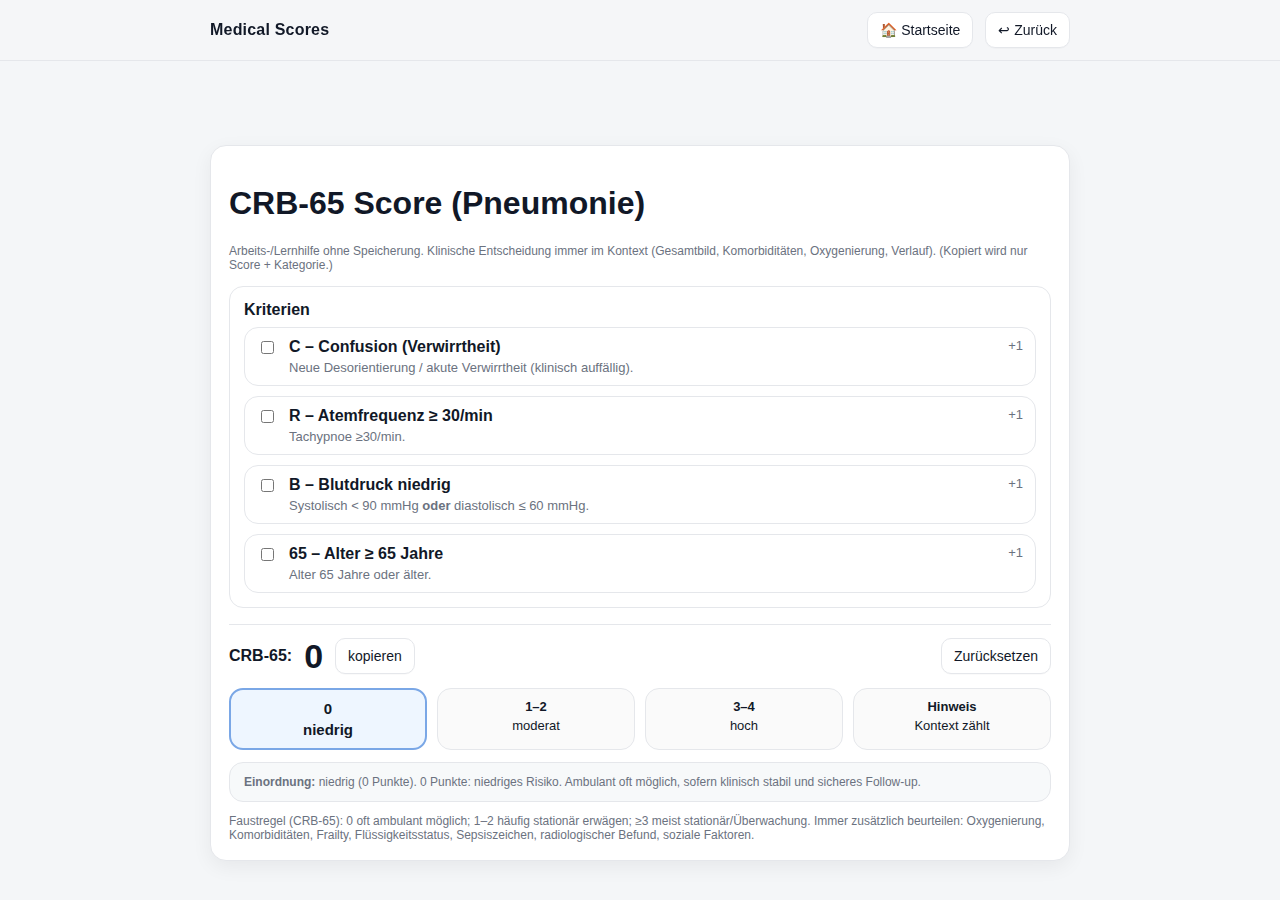
<file: crb65.html>
<!doctype html>
<html lang="de">
<head>
  <meta charset="utf-8">
  <meta name="viewport" content="width=device-width, initial-scale=1">
  <title>CRB-65 Score – Pneumonie</title>

  <!-- Global Styles / Navbar -->
  <link rel="stylesheet" href="style.css">
</head>
<body>

<div class="container">
  <div class="card">
    <h1>CRB-65 Score (Pneumonie)</h1>
    <div class="footer-note" style="margin-top:6px;">
      Arbeits-/Lernhilfe ohne Speicherung. Klinische Entscheidung immer im Kontext (Gesamtbild, Komorbiditäten, Oxygenierung, Verlauf).
      (Kopiert wird nur Score + Kategorie.)
    </div>

    <div style="height:14px;"></div>

    <div class="card" style="box-shadow:none; border-radius:14px; padding:14px;">
      <div style="font-weight:700; margin-bottom:8px;">Kriterien</div>

      <!-- Confusion -->
      <label style="display:flex; gap:12px; align-items:flex-start; cursor:pointer; padding:10px 12px; border:1px solid var(--border); border-radius:14px; background:var(--card); margin-bottom:10px;">
        <input type="checkbox" id="c_conf" style="margin-top:3px;">
        <div style="flex:1;">
          <div style="font-weight:600; margin-bottom:4px;">C – Confusion (Verwirrtheit)</div>
          <div style="color:var(--muted); font-size:13px;">
            Neue Desorientierung / akute Verwirrtheit (klinisch auffällig).
          </div>
        </div>
        <div style="color:var(--muted); font-size:13px; white-space:nowrap;">+1</div>
      </label>

      <!-- Respiratory rate -->
      <label style="display:flex; gap:12px; align-items:flex-start; cursor:pointer; padding:10px 12px; border:1px solid var(--border); border-radius:14px; background:var(--card); margin-bottom:10px;">
        <input type="checkbox" id="c_rr" style="margin-top:3px;">
        <div style="flex:1;">
          <div style="font-weight:600; margin-bottom:4px;">R – Atemfrequenz ≥ 30/min</div>
          <div style="color:var(--muted); font-size:13px;">
            Tachypnoe ≥30/min.
          </div>
        </div>
        <div style="color:var(--muted); font-size:13px; white-space:nowrap;">+1</div>
      </label>

      <!-- Blood pressure -->
      <label style="display:flex; gap:12px; align-items:flex-start; cursor:pointer; padding:10px 12px; border:1px solid var(--border); border-radius:14px; background:var(--card); margin-bottom:10px;">
        <input type="checkbox" id="c_bp" style="margin-top:3px;">
        <div style="flex:1;">
          <div style="font-weight:600; margin-bottom:4px;">B – Blutdruck niedrig</div>
          <div style="color:var(--muted); font-size:13px;">
            Systolisch &lt; 90 mmHg <b>oder</b> diastolisch ≤ 60 mmHg.
          </div>
        </div>
        <div style="color:var(--muted); font-size:13px; white-space:nowrap;">+1</div>
      </label>

      <!-- Age -->
      <label style="display:flex; gap:12px; align-items:flex-start; cursor:pointer; padding:10px 12px; border:1px solid var(--border); border-radius:14px; background:var(--card);">
        <input type="checkbox" id="c_age" style="margin-top:3px;">
        <div style="flex:1;">
          <div style="font-weight:600; margin-bottom:4px;">65 – Alter ≥ 65 Jahre</div>
          <div style="color:var(--muted); font-size:13px;">
            Alter 65 Jahre oder älter.
          </div>
        </div>
        <div style="color:var(--muted); font-size:13px; white-space:nowrap;">+1</div>
      </label>
    </div>

    <!-- Score line -->
    <div style="display:flex; gap:12px; align-items:center; flex-wrap:wrap; margin-top:16px; padding-top:12px; border-top:1px solid var(--border);">
      <div style="font-weight:600;">CRB-65:</div>
      <div id="score" style="font-size:34px; font-weight:800;">0</div>

      <button id="copyBtn" class="navbtn" style="cursor:pointer;">kopieren</button>
      <span id="copied" style="display:none; color:green; font-size:13px;">✓ kopiert</span>

      <span style="flex:1;"></span>

      <button id="resetBtn" class="navbtn" style="cursor:pointer;">Zurücksetzen</button>
    </div>

    <!-- Band -->
    <div id="band" style="display:grid; grid-template-columns:repeat(4, 1fr); gap:10px; margin-top:12px;">
      <div id="b0" style="border:1px solid var(--border); border-radius:14px; padding:10px 12px; background:#fafafa; font-size:13px; text-align:center;">
        <strong style="display:block; margin-bottom:4px;">0</strong>
        niedrig
      </div>
      <div id="b1" style="border:1px solid var(--border); border-radius:14px; padding:10px 12px; background:#fafafa; font-size:13px; text-align:center;">
        <strong style="display:block; margin-bottom:4px;">1–2</strong>
        moderat
      </div>
      <div id="b2" style="border:1px solid var(--border); border-radius:14px; padding:10px 12px; background:#fafafa; font-size:13px; text-align:center;">
        <strong style="display:block; margin-bottom:4px;">3–4</strong>
        hoch
      </div>
      <div id="b3" style="border:1px solid var(--border); border-radius:14px; padding:10px 12px; background:#fafafa; font-size:13px; text-align:center;">
        <strong style="display:block; margin-bottom:4px;">Hinweis</strong>
        Kontext zählt
      </div>
    </div>

    <!-- Interpretation -->
    <div id="interp" class="footer-note" style="margin-top:12px; border:1px solid var(--border); border-radius:14px; padding:12px 14px; background:rgba(244,246,248,.7);">
      <b>Einordnung:</b> —
    </div>

    <!-- Footer note -->
    <div class="footer-note" style="margin-top:12px;">
      Faustregel (CRB-65): 0 oft ambulant möglich; 1–2 häufig stationär erwägen; ≥3 meist stationär/Überwachung. Immer zusätzlich beurteilen:
      Oxygenierung, Komorbiditäten, Frailty, Flüssigkeitsstatus, Sepsiszeichen, radiologischer Befund, soziale Faktoren.
    </div>
  </div>
</div>

<script>
  function clearActive() {
    ["b0","b1","b2"].forEach(id => {
      const el = document.getElementById(id);
      el.style.background = "#fafafa";
      el.style.border = "1px solid var(--border)";
      el.style.fontWeight = "normal";
      el.style.fontSize = "13px";
    });
  }

  function setActive(id) {
    const el = document.getElementById(id);
    el.style.background = "#eef6ff";
    el.style.border = "2px solid #7aa7e6";
    el.style.fontWeight = "bold";
    el.style.fontSize = "15px";
  }

  function calc() {
    document.getElementById("copied").style.display = "none";

    let s = 0;
    if (document.getElementById("c_conf").checked) s += 1;
    if (document.getElementById("c_rr").checked) s += 1;
    if (document.getElementById("c_bp").checked) s += 1;
    if (document.getElementById("c_age").checked) s += 1;

    document.getElementById("score").textContent = String(s);

    clearActive();
    let cls = "";
    let rec = "";

    if (s === 0) {
      setActive("b0");
      cls = "niedrig";
      rec = "0 Punkte: niedriges Risiko. Ambulant oft möglich, sofern klinisch stabil und sicheres Follow-up.";
    } else if (s <= 2) {
      setActive("b1");
      cls = "moderat";
      rec = "1–2 Punkte: moderates Risiko. Stationäre Abklärung/Behandlung häufig sinnvoll (Komorbiditäten, Oxygenierung, Verlauf berücksichtigen).";
    } else {
      setActive("b2");
      cls = "hoch";
      rec = "3–4 Punkte: hohes Risiko. Stationäre Aufnahme i. d. R. indiziert, häufig Überwachung/engmaschiges Monitoring.";
    }

    document.getElementById("interp").innerHTML = `<b>Einordnung:</b> ${cls} (${s} Punkt${s===1?"":"e"}). ${rec}`;
    window.__crb65_last = { score: s, cls };
    return s;
  }

  // Events
  ["c_conf","c_rr","c_bp","c_age"].forEach(id => {
    document.getElementById(id).addEventListener("change", calc);
  });

  document.getElementById("resetBtn").addEventListener("click", () => {
    ["c_conf","c_rr","c_bp","c_age"].forEach(id => document.getElementById(id).checked = false);
    calc();
  });

  document.getElementById("copyBtn").addEventListener("click", () => {
    const r = window.__crb65_last || { score: Number(document.getElementById("score").textContent || "0"), cls: "" };
    const text = `CRB-65: ${r.score} Punkt${r.score===1?"":"e"}`;
    navigator.clipboard.writeText(text).then(() => {
      const msg = document.getElementById("copied");
      msg.style.display = "inline";
      setTimeout(() => msg.style.display = "none", 1500);
    });
  });

  // Initial
  calc();
</script>

<script src="nav.js"></script>
</body>
</html>
</file>
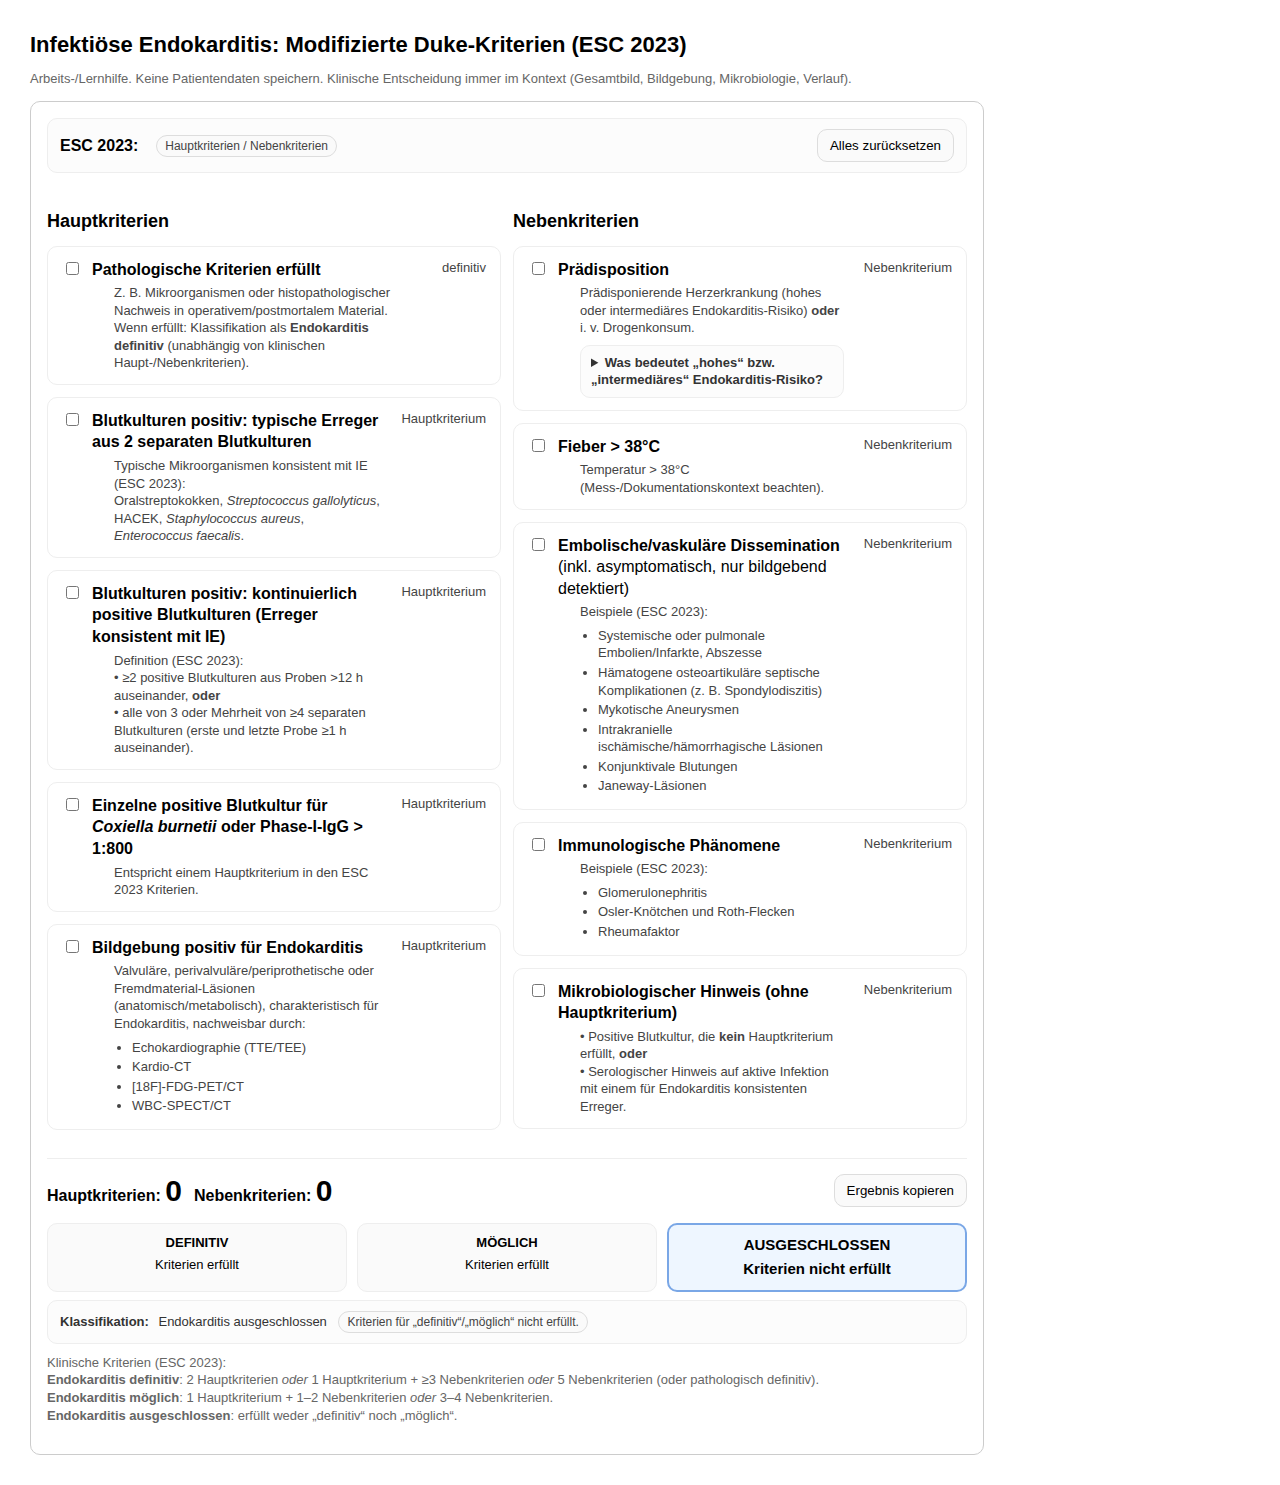
<file: Duke.html>
<!doctype html>
<html lang="de">
<head>
  <meta charset="utf-8">
  <meta name="viewport" content="width=device-width, initial-scale=1">
  <title>Modifizierte Duke-Kriterien (ESC 2023) – Infektiöse Endokarditis</title>
  <style>
    body { font-family: Arial, sans-serif; margin: 30px; line-height: 1.35; }
    h1 { font-size: 22px; margin: 0 0 10px; }
    h2 { font-size: 18px; margin: 22px 0 10px; }
    .muted { color: #666; font-size: 13px; margin-bottom: 14px; }
    .box { border: 1px solid #ccc; padding: 16px; max-width: 920px; border-radius: 10px; }

    .switch {
      display: flex; gap: 10px; flex-wrap: wrap;
      padding: 10px 12px; border: 1px solid #eee; border-radius: 10px; margin-bottom: 14px;
      align-items: center;
      background: #fcfcfc;
    }

    .item {
      border: 1px solid #eee;
      padding: 12px 14px;
      border-radius: 10px;
      margin: 12px 0;
      background: #fff;
    }

    .item label {
      display: flex;
      gap: 10px;
      align-items: flex-start;
      cursor: pointer;
    }

    .content { flex: 1; }
    .title { font-weight: bold; margin-bottom: 4px; }

    .explain {
      font-size: 13px;
      color: #444;
      margin-left: 22px;
    }

    .pts {
      color: #444;
      font-size: 13px;
      white-space: nowrap;
      margin-left: 10px;
    }

    .scoreline {
      margin-top: 16px;
      padding-top: 12px;
      border-top: 1px solid #eee;
      display: flex;
      gap: 12px;
      align-items: center;
      flex-wrap: wrap;
    }

    .score { font-size: 30px; font-weight: bold; }

    button {
      padding: 8px 12px;
      border-radius: 10px;
      border: 1px solid #ddd;
      background: #fafafa;
      cursor: pointer;
    }
    button:hover { background: #f2f2f2; }

    .copied { font-size: 13px; color: green; }

    .interpret {
      margin-top: 8px;
      font-size: 13px;
      color: #333;
      padding: 10px 12px;
      border: 1px solid #eee;
      border-radius: 10px;
      background: #fcfcfc;
    }
    .interpret strong { margin-right: 6px; }

    /* ===== Kategorieband ===== */
    .band {
      display: grid;
      gap: 10px;
      margin-top: 12px;
    }
    .band-3 { grid-template-columns: repeat(3, 1fr); }

    .bandbox {
      border: 1px solid #eee;
      border-radius: 10px;
      padding: 10px 12px;
      background: #fafafa;
      font-size: 13px;
      text-align: center;
    }
    .bandbox strong { display:block; margin-bottom: 4px; }

    .band-active {
      background: #eef6ff;
      border: 2px solid #7aa7e6;
      font-size: 15px;
      font-weight: bold;
    }

    .pill {
      display:inline-block;
      font-size:12px;
      padding:2px 8px;
      border:1px solid #ddd;
      border-radius:999px;
      background:#fafafa;
      margin-left:8px;
      color:#444;
    }

    ul.compact { margin: 6px 0 0 18px; padding: 0; }
    ul.compact li { margin: 2px 0; }

    .grid2 { display:grid; grid-template-columns: 1fr 1fr; gap: 12px; }
    @media (max-width: 900px) { .grid2 { grid-template-columns: 1fr; } }

    /* ===== Details (aufklappbar) ===== */
    details.info {
      margin-top: 8px;
      border: 1px solid #eee;
      border-radius: 10px;
      padding: 8px 10px;
      background: #fcfcfc;
    }
    details.info summary {
      cursor: pointer;
      font-weight: bold;
      color: #333;
      outline: none;
    }
    details.info .small {
      margin-top: 8px;
      color: #333;
      font-size: 13px;
    }
    details.info .small strong { display:block; margin: 8px 0 4px; }
  </style>
</head>
<body>

<h1>Infektiöse Endokarditis: Modifizierte Duke-Kriterien (ESC 2023)</h1>
<div class="muted">
  Arbeits-/Lernhilfe. Keine Patientendaten speichern. Klinische Entscheidung immer im Kontext (Gesamtbild, Bildgebung, Mikrobiologie, Verlauf).
</div>

<div class="box">

  <div class="switch">
    <strong>ESC 2023:</strong>
    <span class="pill">Hauptkriterien / Nebenkriterien</span>
    <span style="flex:1;"></span>
    <button id="reset">Alles zurücksetzen</button>
  </div>

  <div class="grid2">
    <div>
      <h2>Hauptkriterien</h2>

      <div class="item">
        <label>
          <input type="checkbox" id="maj_path">
          <div class="content">
            <div class="title">Pathologische Kriterien erfüllt</div>
            <div class="explain">
              Z. B. Mikroorganismen oder histopathologischer Nachweis in operativem/postmortalem Material.
              <br>Wenn erfüllt: Klassifikation als <b>Endokarditis definitiv</b> (unabhängig von klinischen Haupt-/Nebenkriterien).
            </div>
          </div>
          <span class="pts">definitiv</span>
        </label>
      </div>

      <div class="item">
        <label>
          <input type="checkbox" id="maj_bc_typical">
          <div class="content">
            <div class="title">Blutkulturen positiv: typische Erreger aus 2 separaten Blutkulturen</div>
            <div class="explain">
              Typische Mikroorganismen konsistent mit IE (ESC 2023):<br>
              Oralstreptokokken, <i>Streptococcus gallolyticus</i>, HACEK, <i>Staphylococcus aureus</i>, <i>Enterococcus faecalis</i>.
            </div>
          </div>
          <span class="pts">Hauptkriterium</span>
        </label>
      </div>

      <div class="item">
        <label>
          <input type="checkbox" id="maj_bc_cont">
          <div class="content">
            <div class="title">Blutkulturen positiv: kontinuierlich positive Blutkulturen (Erreger konsistent mit IE)</div>
            <div class="explain">
              Definition (ESC 2023):<br>
              • ≥2 positive Blutkulturen aus Proben &gt;12 h auseinander, <b>oder</b><br>
              • alle von 3 oder Mehrheit von ≥4 separaten Blutkulturen (erste und letzte Probe ≥1 h auseinander).
            </div>
          </div>
          <span class="pts">Hauptkriterium</span>
        </label>
      </div>

      <div class="item">
        <label>
          <input type="checkbox" id="maj_cburnetii">
          <div class="content">
            <div class="title">Einzelne positive Blutkultur für <i>Coxiella burnetii</i> oder Phase-I-IgG &gt; 1:800</div>
            <div class="explain">
              Entspricht einem Hauptkriterium in den ESC 2023 Kriterien.
            </div>
          </div>
          <span class="pts">Hauptkriterium</span>
        </label>
      </div>

      <div class="item">
        <label>
          <input type="checkbox" id="maj_imaging">
          <div class="content">
            <div class="title">Bildgebung positiv für Endokarditis</div>
            <div class="explain">
              Valvuläre, perivalvuläre/periprothetische oder Fremdmaterial-Läsionen (anatomisch/metabolisch), charakteristisch für Endokarditis, nachweisbar durch:
              <ul class="compact">
                <li>Echokardiographie (TTE/TEE)</li>
                <li>Kardio-CT</li>
                <li>[18F]-FDG-PET/CT</li>
                <li>WBC-SPECT/CT</li>
              </ul>
            </div>
          </div>
          <span class="pts">Hauptkriterium</span>
        </label>
      </div>

    </div>

    <div>
      <h2>Nebenkriterien</h2>

      <div class="item">
        <label>
          <input type="checkbox" id="min_pred">
          <div class="content">
            <div class="title">Prädisposition</div>
            <div class="explain">
              Prädisponierende Herzerkrankung (hohes oder intermediäres Endokarditis-Risiko) <b>oder</b> i. v. Drogenkonsum.

              <!-- ===== Aufklappbare Info (neu) ===== -->
              <details class="info">
                <summary>Was bedeutet „hohes“ bzw. „intermediäres“ Endokarditis-Risiko?</summary>
                <div class="small">
                  <strong>Hohes Risiko (Beispiele nach ESC 2023):</strong>
                  <ul class="compact">
                    <li>Endokarditis in der Vorgeschichte</li>
                    <li>Prothetische Klappen (chirurgisch) oder transkathetergestützte Klappen (TAVI/TBPV) sowie Material bei Klappenrekonstruktion</li>
                    <li>Angeborene Herzfehler mit hohem Risiko: unkorrekt zyanotische CHD; CHD nach Reparatur mit prothetischem Material (insbesondere frühe Phase nach Eingriff / bei Residuen)</li>
                    <li>Ventrikuläre Unterstützungssysteme (VAD) als Destination-Therapie</li>
                  </ul>

                  <strong>Intermediäres Risiko (Beispiele nach ESC 2023):</strong>
                  <ul class="compact">
                    <li>Rheumatische Herzerkrankung</li>
                    <li>Degenerative (nicht-rheumatische) Klappenerkrankung</li>
                    <li>Angeborene Klappenanomalien (inkl. bikuspide Aortenklappe)</li>
                    <li>Kardiale implantierbare elektronische Geräte (CIED: PM/ICD/CRT)</li>
                    <li>Hypertrophe Kardiomyopathie</li>
                  </ul>

                  <div style="margin-top:8px; color:#555;">
                    Hinweis: Die Einordnung ist als klinische Orientierung gedacht; im Zweifel Einzelfall (z. B. Residualdefekte, Zeitpunkt nach Intervention, Art des Fremdmaterials) berücksichtigen.
                  </div>
                </div>
              </details>
            </div>
          </div>
          <span class="pts">Nebenkriterium</span>
        </label>
      </div>

      <div class="item">
        <label>
          <input type="checkbox" id="min_fever">
          <div class="content">
            <div class="title">Fieber &gt; 38°C</div>
            <div class="explain">Temperatur &gt; 38°C (Mess-/Dokumentationskontext beachten).</div>
          </div>
          <span class="pts">Nebenkriterium</span>
        </label>
      </div>

      <div class="item">
        <label>
          <input type="checkbox" id="min_vascular">
          <div class="content">
            <div class="title">Embolische/vaskuläre Dissemination <span style="font-weight:normal;">(inkl. asymptomatisch, nur bildgebend detektiert)</span></div>
            <div class="explain">
              Beispiele (ESC 2023):
              <ul class="compact">
                <li>Systemische oder pulmonale Embolien/Infarkte, Abszesse</li>
                <li>Hämatogene osteoartikuläre septische Komplikationen (z. B. Spondylodiszitis)</li>
                <li>Mykotische Aneurysmen</li>
                <li>Intrakranielle ischämische/hämorrhagische Läsionen</li>
                <li>Konjunktivale Blutungen</li>
                <li>Janeway-Läsionen</li>
              </ul>
            </div>
          </div>
          <span class="pts">Nebenkriterium</span>
        </label>
      </div>

      <div class="item">
        <label>
          <input type="checkbox" id="min_immun">
          <div class="content">
            <div class="title">Immunologische Phänomene</div>
            <div class="explain">
              Beispiele (ESC 2023):
              <ul class="compact">
                <li>Glomerulonephritis</li>
                <li>Osler-Knötchen und Roth-Flecken</li>
                <li>Rheumafaktor</li>
              </ul>
            </div>
          </div>
          <span class="pts">Nebenkriterium</span>
        </label>
      </div>

      <div class="item">
        <label>
          <input type="checkbox" id="min_micro">
          <div class="content">
            <div class="title">Mikrobiologischer Hinweis (ohne Hauptkriterium)</div>
            <div class="explain">
              • Positive Blutkultur, die <b>kein</b> Hauptkriterium erfüllt, <b>oder</b><br>
              • Serologischer Hinweis auf aktive Infektion mit einem für Endokarditis konsistenten Erreger.
            </div>
          </div>
          <span class="pts">Nebenkriterium</span>
        </label>
      </div>

    </div>
  </div>

  <div class="scoreline">
    <div><b>Hauptkriterien:</b> <span class="score" id="maj_count">0</span></div>
    <div><b>Nebenkriterien:</b> <span class="score" id="min_count">0</span></div>
    <span style="flex:1;"></span>
    <button id="copy">Ergebnis kopieren</button>
    <span class="copied" id="copied" style="display:none;">✓ kopiert</span>
  </div>

  <div class="band band-3" id="band">
    <div id="band_def" class="bandbox">
      <strong>DEFINITIV</strong>
      Kriterien erfüllt
    </div>
    <div id="band_pos" class="bandbox">
      <strong>MÖGLICH</strong>
      Kriterien erfüllt
    </div>
    <div id="band_rej" class="bandbox">
      <strong>AUSGESCHLOSSEN</strong>
      Kriterien nicht erfüllt
    </div>
  </div>

  <div class="interpret" id="interpret">
    <strong>Klassifikation:</strong> —
  </div>

  <div class="muted" style="margin-top:10px;">
    Klinische Kriterien (ESC 2023):<br>
    <b>Endokarditis definitiv</b>: 2 Hauptkriterien <i>oder</i> 1 Hauptkriterium + ≥3 Nebenkriterien <i>oder</i> 5 Nebenkriterien (oder pathologisch definitiv).<br>
    <b>Endokarditis möglich</b>: 1 Hauptkriterium + 1–2 Nebenkriterien <i>oder</i> 3–4 Nebenkriterien.<br>
    <b>Endokarditis ausgeschlossen</b>: erfüllt weder „definitiv“ noch „möglich“.
  </div>

</div>

<script>
function clearBand() {
  ["band_def","band_pos","band_rej"].forEach(id => {
    const el = document.getElementById(id);
    if (el) el.classList.remove("band-active");
  });
}
function setBand(id) {
  const el = document.getElementById(id);
  if (el) el.classList.add("band-active");
}

function klassifiziereESC2023(haupt, neben, pathologischDefinitiv) {
  if (pathologischDefinitiv) {
    return {cls: "Endokarditis definitiv", band: "band_def", why: "Pathologische Kriterien erfüllt."};
  }

  if (haupt >= 2) return {cls: "Endokarditis definitiv", band: "band_def", why: "≥2 Hauptkriterien."};
  if (haupt >= 1 && neben >= 3) return {cls: "Endokarditis definitiv", band: "band_def", why: "1 Hauptkriterium + ≥3 Nebenkriterien."};
  if (neben >= 5) return {cls: "Endokarditis definitiv", band: "band_def", why: "≥5 Nebenkriterien."};

  if (haupt >= 1 && (neben === 1 || neben === 2)) return {cls: "Endokarditis möglich", band: "band_pos", why: "1 Hauptkriterium + 1–2 Nebenkriterien."};
  if (neben === 3 || neben === 4) return {cls: "Endokarditis möglich", band: "band_pos", why: "3–4 Nebenkriterien."};

  return {cls: "Endokarditis ausgeschlossen", band: "band_rej", why: "Kriterien für „definitiv“/„möglich“ nicht erfüllt."};
}

function calculate() {
  document.getElementById("copied").style.display = "none";

  const path = document.getElementById("maj_path").checked;

  let haupt = 0;
  if (document.getElementById("maj_bc_typical").checked) haupt += 1;
  if (document.getElementById("maj_bc_cont").checked) haupt += 1;
  if (document.getElementById("maj_cburnetii").checked) haupt += 1;
  if (document.getElementById("maj_imaging").checked) haupt += 1;

  let neben = 0;
  if (document.getElementById("min_pred").checked) neben += 1;
  if (document.getElementById("min_fever").checked) neben += 1;
  if (document.getElementById("min_vascular").checked) neben += 1;
  if (document.getElementById("min_immun").checked) neben += 1;
  if (document.getElementById("min_micro").checked) neben += 1;

  document.getElementById("maj_count").textContent = haupt;
  document.getElementById("min_count").textContent = neben;

  const res = klassifiziereESC2023(haupt, neben, path);

  clearBand();
  setBand(res.band);

  document.getElementById("interpret").innerHTML =
    `<strong>Klassifikation:</strong> ${res.cls} <span class="pill">${res.why}</span>`;

  return {haupt, neben, cls: res.cls};
}

/* Events */
document.querySelectorAll("input[type=checkbox]").forEach(cb => {
  cb.addEventListener("change", calculate);
});

document.getElementById("copy").addEventListener("click", () => {
  const r = calculate();

  const hauptTxt = `${r.haupt} Haupt${(r.haupt === 1) ? "kriterium" : "kriterien"}`;
  const nebenTxt = `${r.neben} Neben${(r.neben === 1) ? "kriterium" : "kriterien"}`;

  const text = `Duke-Kriterien nach ESC 2023: ${r.cls} (${hauptTxt}, ${nebenTxt})`;

  navigator.clipboard.writeText(text).then(() => {
    const msg = document.getElementById("copied");
    msg.style.display = "inline";
    setTimeout(() => msg.style.display = "none", 1500);
  });
});

document.getElementById("reset").addEventListener("click", () => {
  document.querySelectorAll("input[type=checkbox]").forEach(cb => cb.checked = false);
  document.getElementById("copied").style.display = "none";
  calculate();
});

// initial
calculate();
</script>

</body>
</html>
</file>
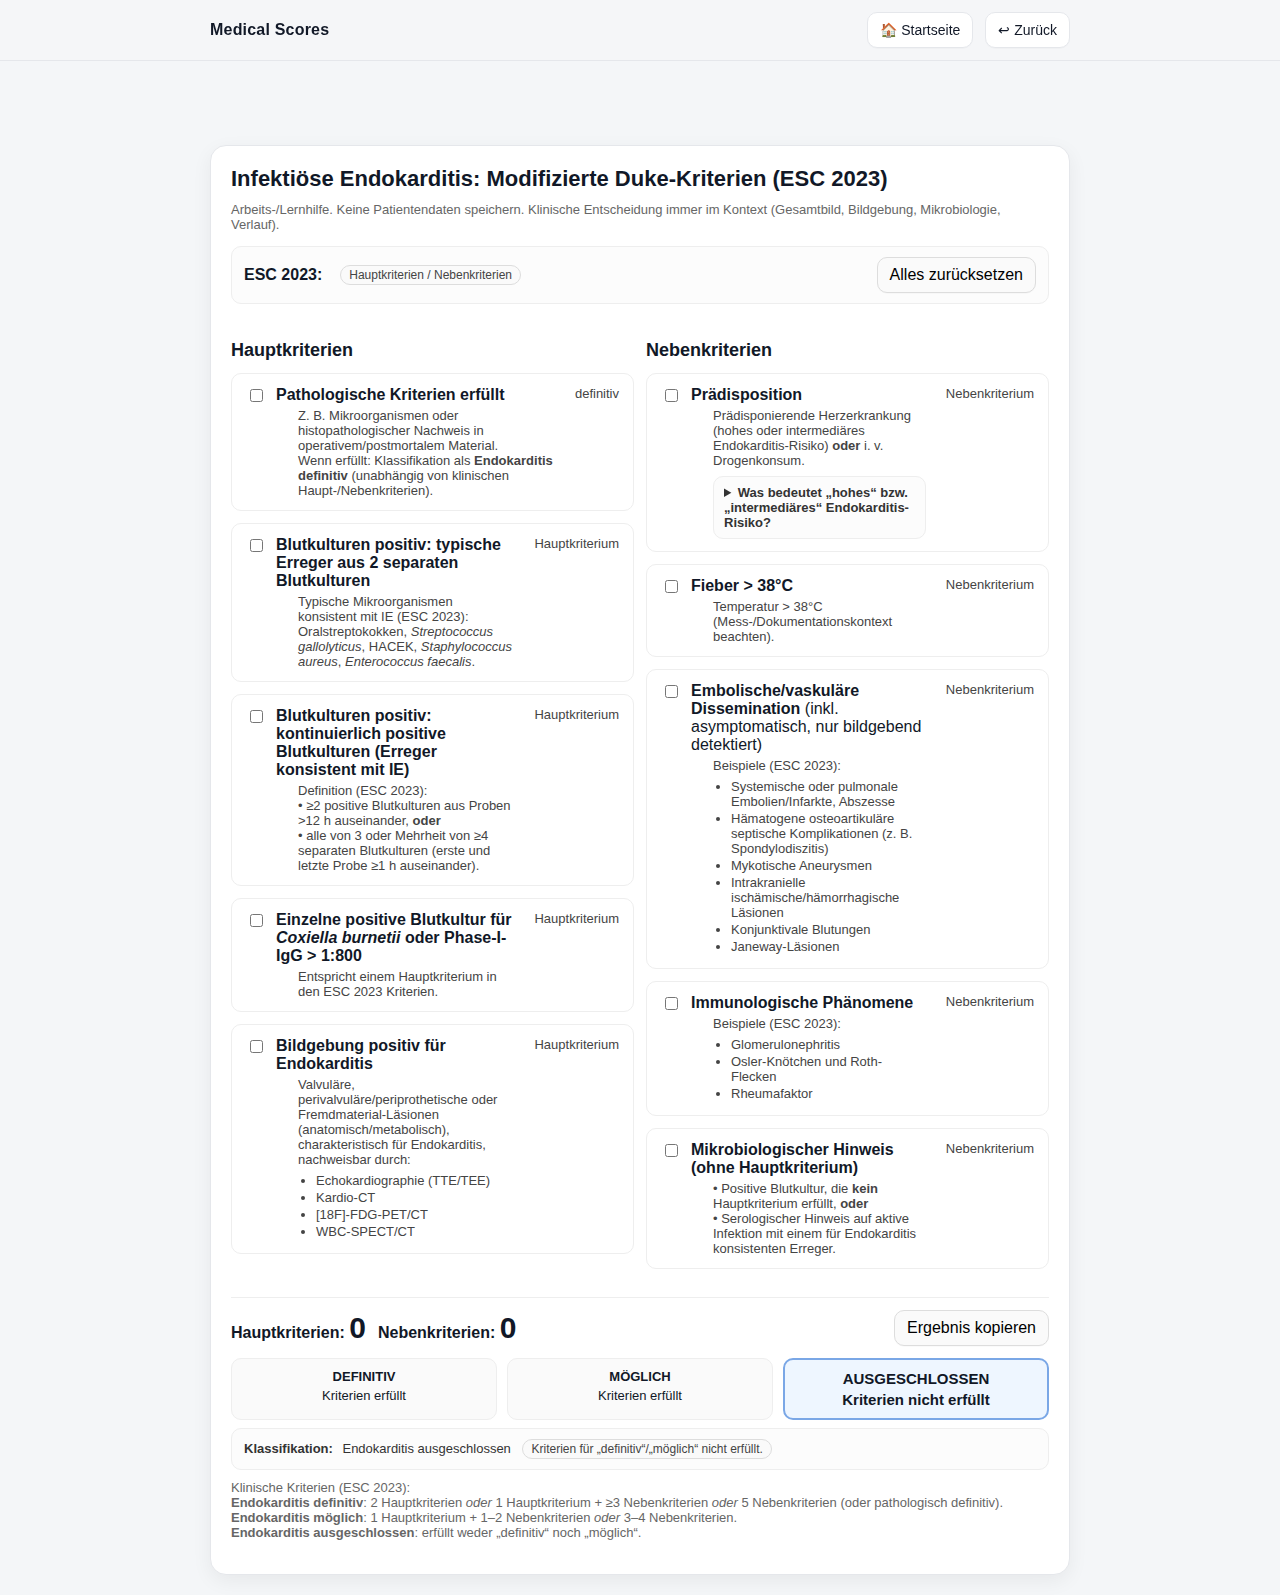
<file: duke.html>
<!doctype html>
<html lang="de">
<head>
  <meta charset="utf-8">
  <meta name="viewport" content="width=device-width, initial-scale=1">
  <title>Modifizierte Duke-Kriterien (ESC 2023) – Infektiöse Endokarditis</title>

  <link rel="stylesheet" href="style.css">

  <style>
    /* Grundlayout kommt aus style.css */
    h1 { font-size: 22px; margin: 0 0 10px; }
    h2 { font-size: 18px; margin: 22px 0 10px; }
    .muted { color: #666; font-size: 13px; margin-bottom: 14px; }

    .switch {
      display: flex; gap: 10px; flex-wrap: wrap;
      padding: 10px 12px; border: 1px solid #eee; border-radius: 10px; margin-bottom: 14px;
      align-items: center;
      background: #fcfcfc;
    }

    .item {
      border: 1px solid #eee;
      padding: 12px 14px;
      border-radius: 10px;
      margin: 12px 0;
      background: #fff;
    }

    .item label {
      display: flex;
      gap: 10px;
      align-items: flex-start;
      cursor: pointer;
    }

    .content { flex: 1; }
    .title { font-weight: bold; margin-bottom: 4px; }

    .explain {
      font-size: 13px;
      color: #444;
      margin-left: 22px;
    }

    .pts {
      color: #444;
      font-size: 13px;
      white-space: nowrap;
      margin-left: 10px;
    }

    .scoreline {
      margin-top: 16px;
      padding-top: 12px;
      border-top: 1px solid #eee;
      display: flex;
      gap: 12px;
      align-items: center;
      flex-wrap: wrap;
    }

    .score { font-size: 30px; font-weight: bold; }

    button {
      padding: 8px 12px;
      border-radius: 10px;
      border: 1px solid #ddd;
      background: #fafafa;
      cursor: pointer;
    }
    button:hover { background: #f2f2f2; }

    .copied { font-size: 13px; color: green; }

    .interpret {
      margin-top: 8px;
      font-size: 13px;
      color: #333;
      padding: 10px 12px;
      border: 1px solid #eee;
      border-radius: 10px;
      background: #fcfcfc;
    }
    .interpret strong { margin-right: 6px; }

    /* ===== Kategorieband ===== */
    .band {
      display: grid;
      gap: 10px;
      margin-top: 12px;
    }
    .band-3 { grid-template-columns: repeat(3, 1fr); }

    .bandbox {
      border: 1px solid #eee;
      border-radius: 10px;
      padding: 10px 12px;
      background: #fafafa;
      font-size: 13px;
      text-align: center;
    }
    .bandbox strong { display:block; margin-bottom: 4px; }

    .band-active {
      background: #eef6ff;
      border: 2px solid #7aa7e6;
      font-size: 15px;
      font-weight: bold;
    }

    .pill {
      display:inline-block;
      font-size:12px;
      padding:2px 8px;
      border:1px solid #ddd;
      border-radius:999px;
      background:#fafafa;
      margin-left:8px;
      color:#444;
    }

    ul.compact { margin: 6px 0 0 18px; padding: 0; }
    ul.compact li { margin: 2px 0; }

    .grid2 { display:grid; grid-template-columns: 1fr 1fr; gap: 12px; }
    @media (max-width: 900px) { .grid2 { grid-template-columns: 1fr; } }

    /* ===== Details (aufklappbar) ===== */
    details.info {
      margin-top: 8px;
      border: 1px solid #eee;
      border-radius: 10px;
      padding: 8px 10px;
      background: #fcfcfc;
    }
    details.info summary {
      cursor: pointer;
      font-weight: bold;
      color: #333;
      outline: none;
    }
    details.info .small {
      margin-top: 8px;
      color: #333;
      font-size: 13px;
    }
    details.info .small strong { display:block; margin: 8px 0 4px; }

    /* Card aus style.css etwas luftiger */
    .card { padding: 20px; }
  </style>
</head>

<body>

<div class="container">
  <div class="card">

    <h1>Infektiöse Endokarditis: Modifizierte Duke-Kriterien (ESC 2023)</h1>
    <div class="muted">
      Arbeits-/Lernhilfe. Keine Patientendaten speichern. Klinische Entscheidung immer im Kontext (Gesamtbild, Bildgebung, Mikrobiologie, Verlauf).
    </div>

    <div class="switch">
      <strong>ESC 2023:</strong>
      <span class="pill">Hauptkriterien / Nebenkriterien</span>
      <span style="flex:1;"></span>
      <button id="reset">Alles zurücksetzen</button>
    </div>

    <div class="grid2">
      <div>
        <h2>Hauptkriterien</h2>

        <div class="item">
          <label>
            <input type="checkbox" id="maj_path">
            <div class="content">
              <div class="title">Pathologische Kriterien erfüllt</div>
              <div class="explain">
                Z. B. Mikroorganismen oder histopathologischer Nachweis in operativem/postmortalem Material.
                <br>Wenn erfüllt: Klassifikation als <b>Endokarditis definitiv</b> (unabhängig von klinischen Haupt-/Nebenkriterien).
              </div>
            </div>
            <span class="pts">definitiv</span>
          </label>
        </div>

        <div class="item">
          <label>
            <input type="checkbox" id="maj_bc_typical">
            <div class="content">
              <div class="title">Blutkulturen positiv: typische Erreger aus 2 separaten Blutkulturen</div>
              <div class="explain">
                Typische Mikroorganismen konsistent mit IE (ESC 2023):<br>
                Oralstreptokokken, <i>Streptococcus gallolyticus</i>, HACEK, <i>Staphylococcus aureus</i>, <i>Enterococcus faecalis</i>.
              </div>
            </div>
            <span class="pts">Hauptkriterium</span>
          </label>
        </div>

        <div class="item">
          <label>
            <input type="checkbox" id="maj_bc_cont">
            <div class="content">
              <div class="title">Blutkulturen positiv: kontinuierlich positive Blutkulturen (Erreger konsistent mit IE)</div>
              <div class="explain">
                Definition (ESC 2023):<br>
                • ≥2 positive Blutkulturen aus Proben &gt;12 h auseinander, <b>oder</b><br>
                • alle von 3 oder Mehrheit von ≥4 separaten Blutkulturen (erste und letzte Probe ≥1 h auseinander).
              </div>
            </div>
            <span class="pts">Hauptkriterium</span>
          </label>
        </div>

        <div class="item">
          <label>
            <input type="checkbox" id="maj_cburnetii">
            <div class="content">
              <div class="title">Einzelne positive Blutkultur für <i>Coxiella burnetii</i> oder Phase-I-IgG &gt; 1:800</div>
              <div class="explain">
                Entspricht einem Hauptkriterium in den ESC 2023 Kriterien.
              </div>
            </div>
            <span class="pts">Hauptkriterium</span>
          </label>
        </div>

        <div class="item">
          <label>
            <input type="checkbox" id="maj_imaging">
            <div class="content">
              <div class="title">Bildgebung positiv für Endokarditis</div>
              <div class="explain">
                Valvuläre, perivalvuläre/periprothetische oder Fremdmaterial-Läsionen (anatomisch/metabolisch), charakteristisch für Endokarditis, nachweisbar durch:
                <ul class="compact">
                  <li>Echokardiographie (TTE/TEE)</li>
                  <li>Kardio-CT</li>
                  <li>[18F]-FDG-PET/CT</li>
                  <li>WBC-SPECT/CT</li>
                </ul>
              </div>
            </div>
            <span class="pts">Hauptkriterium</span>
          </label>
        </div>

      </div>

      <div>
        <h2>Nebenkriterien</h2>

        <div class="item">
          <label>
            <input type="checkbox" id="min_pred">
            <div class="content">
              <div class="title">Prädisposition</div>
              <div class="explain">
                Prädisponierende Herzerkrankung (hohes oder intermediäres Endokarditis-Risiko) <b>oder</b> i. v. Drogenkonsum.

                <details class="info">
                  <summary>Was bedeutet „hohes“ bzw. „intermediäres“ Endokarditis-Risiko?</summary>
                  <div class="small">
                    <strong>Hohes Risiko (Beispiele nach ESC 2023):</strong>
                    <ul class="compact">
                      <li>Endokarditis in der Vorgeschichte</li>
                      <li>Prothetische Klappen (chirurgisch) oder transkathetergestützte Klappen (TAVI/TBPV) sowie Material bei Klappenrekonstruktion</li>
                      <li>Angeborene Herzfehler mit hohem Risiko: unkorrekt zyanotische CHD; CHD nach Reparatur mit prothetischem Material (insbesondere frühe Phase nach Eingriff / bei Residuen)</li>
                      <li>Ventrikuläre Unterstützungssysteme (VAD) als Destination-Therapie</li>
                    </ul>

                    <strong>Intermediäres Risiko (Beispiele nach ESC 2023):</strong>
                    <ul class="compact">
                      <li>Rheumatische Herzerkrankung</li>
                      <li>Degenerative (nicht-rheumatische) Klappenerkrankung</li>
                      <li>Angeborene Klappenanomalien (inkl. bikuspide Aortenklappe)</li>
                      <li>Kardiale implantierbare elektronische Geräte (CIED: PM/ICD/CRT)</li>
                      <li>Hypertrophe Kardiomyopathie</li>
                    </ul>

                    <div style="margin-top:8px; color:#555;">
                      Hinweis: Die Einordnung ist als klinische Orientierung gedacht; im Zweifel Einzelfall (z. B. Residualdefekte, Zeitpunkt nach Intervention, Art des Fremdmaterials) berücksichtigen.
                    </div>
                  </div>
                </details>
              </div>
            </div>
            <span class="pts">Nebenkriterium</span>
          </label>
        </div>

        <div class="item">
          <label>
            <input type="checkbox" id="min_fever">
            <div class="content">
              <div class="title">Fieber &gt; 38°C</div>
              <div class="explain">Temperatur &gt; 38°C (Mess-/Dokumentationskontext beachten).</div>
            </div>
            <span class="pts">Nebenkriterium</span>
          </label>
        </div>

        <div class="item">
          <label>
            <input type="checkbox" id="min_vascular">
            <div class="content">
              <div class="title">Embolische/vaskuläre Dissemination <span style="font-weight:normal;">(inkl. asymptomatisch, nur bildgebend detektiert)</span></div>
              <div class="explain">
                Beispiele (ESC 2023):
                <ul class="compact">
                  <li>Systemische oder pulmonale Embolien/Infarkte, Abszesse</li>
                  <li>Hämatogene osteoartikuläre septische Komplikationen (z. B. Spondylodiszitis)</li>
                  <li>Mykotische Aneurysmen</li>
                  <li>Intrakranielle ischämische/hämorrhagische Läsionen</li>
                  <li>Konjunktivale Blutungen</li>
                  <li>Janeway-Läsionen</li>
                </ul>
              </div>
            </div>
            <span class="pts">Nebenkriterium</span>
          </label>
        </div>

        <div class="item">
          <label>
            <input type="checkbox" id="min_immun">
            <div class="content">
              <div class="title">Immunologische Phänomene</div>
              <div class="explain">
                Beispiele (ESC 2023):
                <ul class="compact">
                  <li>Glomerulonephritis</li>
                  <li>Osler-Knötchen und Roth-Flecken</li>
                  <li>Rheumafaktor</li>
                </ul>
              </div>
            </div>
            <span class="pts">Nebenkriterium</span>
          </label>
        </div>

        <div class="item">
          <label>
            <input type="checkbox" id="min_micro">
            <div class="content">
              <div class="title">Mikrobiologischer Hinweis (ohne Hauptkriterium)</div>
              <div class="explain">
                • Positive Blutkultur, die <b>kein</b> Hauptkriterium erfüllt, <b>oder</b><br>
                • Serologischer Hinweis auf aktive Infektion mit einem für Endokarditis konsistenten Erreger.
              </div>
            </div>
            <span class="pts">Nebenkriterium</span>
          </label>
        </div>

      </div>
    </div>

    <div class="scoreline">
      <div><b>Hauptkriterien:</b> <span class="score" id="maj_count">0</span></div>
      <div><b>Nebenkriterien:</b> <span class="score" id="min_count">0</span></div>
      <span style="flex:1;"></span>
      <button id="copy">Ergebnis kopieren</button>
      <span class="copied" id="copied" style="display:none;">✓ kopiert</span>
    </div>

    <div class="band band-3" id="band">
      <div id="band_def" class="bandbox">
        <strong>DEFINITIV</strong>
        Kriterien erfüllt
      </div>
      <div id="band_pos" class="bandbox">
        <strong>MÖGLICH</strong>
        Kriterien erfüllt
      </div>
      <div id="band_rej" class="bandbox">
        <strong>AUSGESCHLOSSEN</strong>
        Kriterien nicht erfüllt
      </div>
    </div>

    <div class="interpret" id="interpret">
      <strong>Klassifikation:</strong> —
    </div>

    <div class="muted" style="margin-top:10px;">
      Klinische Kriterien (ESC 2023):<br>
      <b>Endokarditis definitiv</b>: 2 Hauptkriterien <i>oder</i> 1 Hauptkriterium + ≥3 Nebenkriterien <i>oder</i> 5 Nebenkriterien (oder pathologisch definitiv).<br>
      <b>Endokarditis möglich</b>: 1 Hauptkriterium + 1–2 Nebenkriterien <i>oder</i> 3–4 Nebenkriterien.<br>
      <b>Endokarditis ausgeschlossen</b>: erfüllt weder „definitiv“ noch „möglich“.
    </div>

  </div>
</div>

<script>
function clearBand() {
  ["band_def","band_pos","band_rej"].forEach(id => {
    const el = document.getElementById(id);
    if (el) el.classList.remove("band-active");
  });
}
function setBand(id) {
  const el = document.getElementById(id);
  if (el) el.classList.add("band-active");
}

function klassifiziereESC2023(haupt, neben, pathologischDefinitiv) {
  if (pathologischDefinitiv) {
    return {cls: "Endokarditis definitiv", band: "band_def", why: "Pathologische Kriterien erfüllt."};
  }

  if (haupt >= 2) return {cls: "Endokarditis definitiv", band: "band_def", why: "≥2 Hauptkriterien."};
  if (haupt >= 1 && neben >= 3) return {cls: "Endokarditis definitiv", band: "band_def", why: "1 Hauptkriterium + ≥3 Nebenkriterien."};
  if (neben >= 5) return {cls: "Endokarditis definitiv", band: "band_def", why: "≥5 Nebenkriterien."};

  if (haupt >= 1 && (neben === 1 || neben === 2)) return {cls: "Endokarditis möglich", band: "band_pos", why: "1 Hauptkriterium + 1–2 Nebenkriterien."};
  if (neben === 3 || neben === 4) return {cls: "Endokarditis möglich", band: "band_pos", why: "3–4 Nebenkriterien."};

  return {cls: "Endokarditis ausgeschlossen", band: "band_rej", why: "Kriterien für „definitiv“/„möglich“ nicht erfüllt."};
}

function calculate() {
  document.getElementById("copied").style.display = "none";

  const path = document.getElementById("maj_path").checked;

  let haupt = 0;
  if (document.getElementById("maj_bc_typical").checked) haupt += 1;
  if (document.getElementById("maj_bc_cont").checked) haupt += 1;
  if (document.getElementById("maj_cburnetii").checked) haupt += 1;
  if (document.getElementById("maj_imaging").checked) haupt += 1;

  let neben = 0;
  if (document.getElementById("min_pred").checked) neben += 1;
  if (document.getElementById("min_fever").checked) neben += 1;
  if (document.getElementById("min_vascular").checked) neben += 1;
  if (document.getElementById("min_immun").checked) neben += 1;
  if (document.getElementById("min_micro").checked) neben += 1;

  document.getElementById("maj_count").textContent = haupt;
  document.getElementById("min_count").textContent = neben;

  const res = klassifiziereESC2023(haupt, neben, path);

  clearBand();
  setBand(res.band);

  document.getElementById("interpret").innerHTML =
    `<strong>Klassifikation:</strong> ${res.cls} <span class="pill">${res.why}</span>`;

  return {haupt, neben, cls: res.cls};
}

/* Events */
document.querySelectorAll("input[type=checkbox]").forEach(cb => {
  cb.addEventListener("change", calculate);
});

document.getElementById("copy").addEventListener("click", () => {
  const r = calculate();

  const hauptTxt = `${r.haupt} Haupt${(r.haupt === 1) ? "kriterium" : "kriterien"}`;
  const nebenTxt = `${r.neben} Neben${(r.neben === 1) ? "kriterium" : "kriterien"}`;

  const text = `Duke-Kriterien nach ESC 2023: ${r.cls} (${hauptTxt}, ${nebenTxt})`;

  navigator.clipboard.writeText(text).then(() => {
    const msg = document.getElementById("copied");
    msg.style.display = "inline";
    setTimeout(() => msg.style.display = "none", 1500);
  });
});

document.getElementById("reset").addEventListener("click", () => {
  document.querySelectorAll("input[type=checkbox]").forEach(cb => cb.checked = false);
  document.getElementById("copied").style.display = "none";
  calculate();
});

// initial
calculate();
</script>

<script src="nav.js"></script>

</body>
</html>
</file>
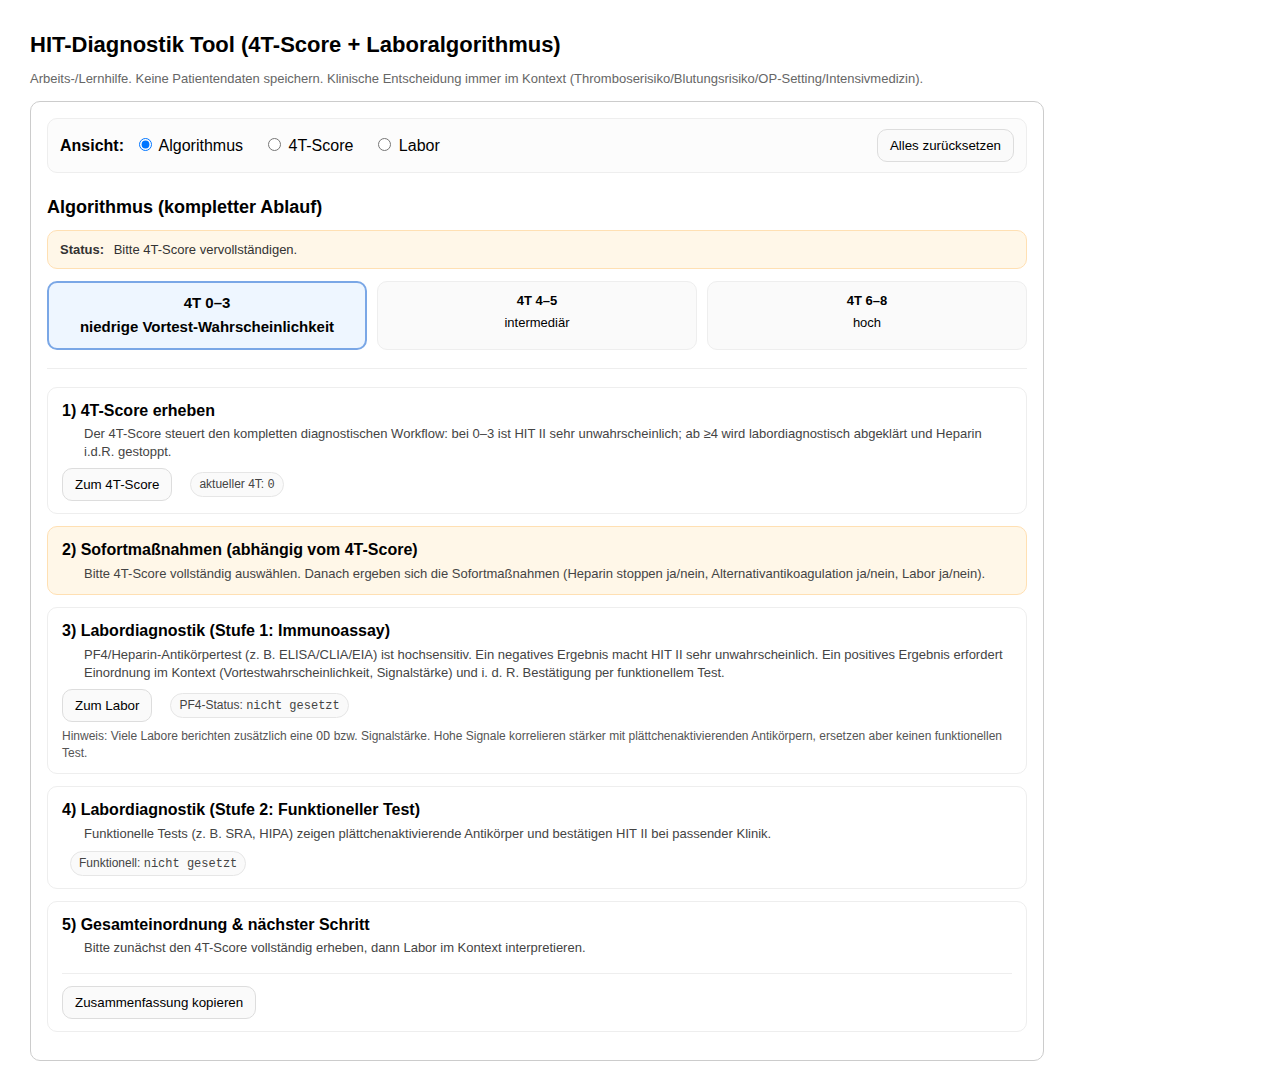
<file: HIT-Abklärung.html>
<!doctype html>
<html lang="de">
<head>
  <meta charset="utf-8">
  <meta name="viewport" content="width=device-width, initial-scale=1">
  <title>HIT-Diagnostik Tool (4T-Score + Laboralgorithmus)</title>
  <style>
    body { font-family: Arial, sans-serif; margin: 30px; line-height: 1.35; }
    h1 { font-size: 22px; margin: 0 0 10px; }
    h2 { font-size: 18px; margin: 22px 0 10px; }
    .muted { color: #666; font-size: 13px; margin-bottom: 14px; }
    .box { border: 1px solid #ccc; padding: 16px; max-width: 980px; border-radius: 10px; }

    .switch {
      display: flex; gap: 10px; flex-wrap: wrap;
      padding: 10px 12px; border: 1px solid #eee; border-radius: 10px; margin-bottom: 14px;
      align-items: center;
      background: #fcfcfc;
    }
    .switch label { cursor: pointer; margin-right: 10px; }

    .item {
      border: 1px solid #eee;
      padding: 12px 14px;
      border-radius: 10px;
      margin: 12px 0;
      background: #fff;
    }

    .item label {
      display: flex;
      gap: 10px;
      align-items: flex-start;
      cursor: pointer;
      width: 100%;
    }

    .content { flex: 1; }
    .title { font-weight: bold; margin-bottom: 4px; }
    .explain { font-size: 13px; color: #444; margin-left: 22px; }

    .pts {
      color: #444;
      font-size: 13px;
      white-space: nowrap;
      margin-left: 10px;
    }

    .scoreline {
      margin-top: 16px;
      padding-top: 12px;
      border-top: 1px solid #eee;
      display: flex;
      gap: 12px;
      align-items: center;
      flex-wrap: wrap;
    }

    .score { font-size: 30px; font-weight: bold; }

    button {
      padding: 8px 12px;
      border-radius: 10px;
      border: 1px solid #ddd;
      background: #fafafa;
      cursor: pointer;
    }
    button:hover { background: #f2f2f2; }

    .copied { font-size: 13px; color: green; }

    .interpret {
      margin-top: 8px;
      font-size: 13px;
      color: #333;
      padding: 10px 12px;
      border: 1px solid #eee;
      border-radius: 10px;
      background: #fcfcfc;
    }
    .interpret strong { margin-right: 6px; }

    .divider { height: 1px; background: #eee; margin: 18px 0; }

    /* ===== Kategorieband ===== */
    .band {
      display: grid;
      gap: 10px;
      margin-top: 12px;
    }
    .band-3 { grid-template-columns: repeat(3, 1fr); }
    .band-4 { grid-template-columns: repeat(4, 1fr); }
    @media (max-width: 780px) {
      .band-4 { grid-template-columns: repeat(2, 1fr); }
    }

    .bandbox {
      border: 1px solid #eee;
      border-radius: 10px;
      padding: 10px 12px;
      background: #fafafa;
      font-size: 13px;
      text-align: center;
    }
    .bandbox strong { display:block; margin-bottom: 4px; }

    .band-active {
      background: #eef6ff;
      border: 2px solid #7aa7e6;
      font-size: 15px;
      font-weight: bold;
    }

    .hidden { display: none; }

    /* ===== Inputs ===== */
    .row {
      display: flex;
      gap: 10px;
      flex-wrap: wrap;
      align-items: center;
      margin-top: 8px;
    }
    select, input[type="number"] {
      padding: 8px 10px;
      border-radius: 10px;
      border: 1px solid #ddd;
      background: #fff;
      font-size: 14px;
    }
    .pill {
      display: inline-block;
      padding: 3px 8px;
      border: 1px solid #e6e6e6;
      border-radius: 999px;
      font-size: 12px;
      color: #444;
      background: #fafafa;
      margin-left: 8px;
    }

    .warn {
      border: 1px solid #ffe0b3;
      background: #fff7e8;
    }
    .ok {
      border: 1px solid #dbead5;
      background: #f5fbf2;
    }
    .danger {
      border: 1px solid #ffd0d0;
      background: #fff2f2;
    }

    .smallnote { font-size: 12px; color: #555; margin-top: 6px; }
    .mono { font-family: ui-monospace, SFMono-Regular, Menlo, Consolas, "Liberation Mono", monospace; }
  </style>
</head>
<body>

<h1>HIT-Diagnostik Tool (4T-Score + Laboralgorithmus)</h1>
<div class="muted">
  Arbeits-/Lernhilfe. Keine Patientendaten speichern. Klinische Entscheidung immer im Kontext (Thromboserisiko/Blutungsrisiko/OP-Setting/Intensivmedizin).
</div>

<div class="box">

  <!-- ===== View Switch ===== -->
  <div class="switch">
    <strong>Ansicht:</strong>
    <label><input type="radio" name="view" id="view_algo" checked> Algorithmus</label>
    <label><input type="radio" name="view" id="view_4t"> 4T-Score</label>
    <label><input type="radio" name="view" id="view_lab"> Labor</label>
    <span style="flex:1;"></span>
    <button id="reset">Alles zurücksetzen</button>
  </div>

  <!-- ===================== ALGORITHMUS ===================== -->
  <div id="section_algo">
    <h2>Algorithmus (kompletter Ablauf)</h2>

    <div class="interpret" id="algo_summary">
      <strong>Status:</strong> —
    </div>

    <div class="band band-3" id="band_4t_algo">
      <div id="band_low_algo" class="bandbox">
        <strong>4T 0–3</strong>
        niedrige Vortest-Wahrscheinlichkeit
      </div>
      <div id="band_int_algo" class="bandbox">
        <strong>4T 4–5</strong>
        intermediär
      </div>
      <div id="band_high_algo" class="bandbox">
        <strong>4T 6–8</strong>
        hoch
      </div>
    </div>

    <div class="divider"></div>

    <div class="item">
      <div class="title">1) 4T-Score erheben</div>
      <div class="explain">
        Der 4T-Score steuert den kompletten diagnostischen Workflow: bei 0–3 ist HIT II sehr unwahrscheinlich; ab ≥4 wird labordiagnostisch abgeklärt und Heparin i.d.R. gestoppt.
      </div>
      <div class="row">
        <button id="jump_4t">Zum 4T-Score</button>
        <span class="pill">aktueller 4T: <span class="mono" id="algo_4t_val">0</span></span>
      </div>
    </div>

    <div class="item">
      <div class="title">2) Sofortmaßnahmen (abhängig vom 4T-Score)</div>
      <div class="explain" id="algo_immediate">
        —
      </div>
    </div>

    <div class="item">
      <div class="title">3) Labordiagnostik (Stufe 1: Immunoassay)</div>
      <div class="explain">
        PF4/Heparin-Antikörpertest (z. B. ELISA/CLIA/EIA) ist hochsensitiv. Ein negatives Ergebnis macht HIT II sehr unwahrscheinlich. Ein positives Ergebnis erfordert Einordnung im Kontext (Vortestwahrscheinlichkeit, Signalstärke) und i. d. R. Bestätigung per funktionellem Test.
      </div>
      <div class="row">
        <button id="jump_lab">Zum Labor</button>
        <span class="pill">PF4-Status: <span class="mono" id="algo_pf4_val">nicht gesetzt</span></span>
      </div>
      <div class="smallnote">
        Hinweis: Viele Labore berichten zusätzlich eine <span class="mono">OD</span> bzw. Signalstärke. Hohe Signale korrelieren stärker mit plättchenaktivierenden Antikörpern, ersetzen aber keinen funktionellen Test.
      </div>
    </div>

    <div class="item">
      <div class="title">4) Labordiagnostik (Stufe 2: Funktioneller Test)</div>
      <div class="explain">
        Funktionelle Tests (z. B. SRA, HIPA) zeigen plättchenaktivierende Antikörper und bestätigen HIT II bei passender Klinik.
      </div>
      <div class="row">
        <span class="pill">Funktionell: <span class="mono" id="algo_func_val">nicht gesetzt</span></span>
      </div>
    </div>

    <div class="item">
      <div class="title">5) Gesamteinordnung & nächster Schritt</div>
      <div class="explain" id="algo_conclusion">
        —
      </div>

      <div class="scoreline">
        <button id="copy_summary">Zusammenfassung kopieren</button>
        <span class="copied" id="copied" style="display:none;">✓ kopiert</span>
      </div>
    </div>
  </div>

  <!-- ===================== 4T SCORE ===================== -->
  <div id="section_4t" class="hidden">
    <h2>4T-Score (Vortest-Wahrscheinlichkeit)</h2>

    <!-- Thrombocytopenia -->
    <div class="item">
      <div class="title">T1 – Thrombozytenabfall</div>
      <div class="explain">Wähle genau eine Option.</div>
      <div class="row">
        <select id="t_platelets">
          <option value="0">Bitte auswählen…</option>
          <option value="2">>50% Abfall UND Nadir ≥20 G/l (2 Punkte)</option>
          <option value="1">30–50% Abfall ODER Nadir 10–19 G/l (1 Punkt)</option>
          <option value="0x"><30% Abfall ODER Nadir &lt;10 G/l (0 Punkte)</option>
        </select>
      </div>
      <div class="smallnote">
        Praxis: HIT II zeigt häufig einen Abfall um >50% mit Nadir typischerweise >20 G/l (sehr niedrige Nadirs sprechen eher für andere Ursachen, z. B. Sepsis/DIC, Medikamente).
      </div>
    </div>

    <!-- Timing -->
    <div class="item">
      <div class="title">T2 – Timing in Relation zur Heparingabe</div>
      <div class="explain">Wähle genau eine Option.</div>
      <div class="row">
        <select id="t_timing">
          <option value="0">Bitte auswählen…</option>
          <option value="2">Beginn Tag 5–10 nach Start ODER ≤1 Tag bei Heparinexposition &lt;30 Tage (2 Punkte)</option>
          <option value="1">Konsistent, aber nicht klar (z. B. Tag 5–10 unklar, oder Exposition 30–100 Tage) (1 Punkt)</option>
          <option value="0x">Beginn &lt;4 Tage ohne Vorheparinisierung (0 Punkte)</option>
        </select>
      </div>
      <div class="smallnote">
        “Rapid-onset” ist typisch bei kürzlicher Heparinexposition. Ein sehr früher Abfall ohne Vorheparin spricht gegen HIT II.
      </div>
    </div>

    <!-- Thrombosis -->
    <div class="item">
      <div class="title">T3 – Thrombose / andere klinische Ereignisse</div>
      <div class="explain">Wähle genau eine Option.</div>
      <div class="row">
        <select id="t_thrombosis">
          <option value="0">Bitte auswählen…</option>
          <option value="2">Neue Thrombose/Embolie, Hautnekrose, akute systemische Reaktion nach Heparinbolus (2 Punkte)</option>
          <option value="1">Progressive/rezidivierende Thrombose, “suspected” Thrombose (noch nicht bestätigt) (1 Punkt)</option>
          <option value="0x">Keine (0 Punkte)</option>
        </select>
      </div>
    </div>

    <!-- Other causes -->
    <div class="item">
      <div class="title">T4 – Andere Ursachen für Thrombozytopenie</div>
      <div class="explain">Wähle genau eine Option.</div>
      <div class="row">
        <select id="t_other">
          <option value="0">Bitte auswählen…</option>
          <option value="2">Keine plausible andere Ursache (2 Punkte)</option>
          <option value="1">Mögliche andere Ursache (1 Punkt)</option>
          <option value="0x">Sichere andere Ursache (0 Punkte)</option>
        </select>
      </div>
      <div class="smallnote">
        Typische Alternativen: Sepsis, DIC, massive Transfusion/Verdünnung, post-OP, ECMO/CRRT, Medikamente (z. B. Linezolid), TMA, ITP.
      </div>
    </div>

    <div class="scoreline">
      <div>4T-Score:</div>
      <div class="score" id="t_result">0</div>
      <button id="t_copy">4T-Score kopieren</button>
      <span class="copied" id="t_copied" style="display:none;">✓ kopiert</span>
    </div>

    <div class="band band-3" id="band_4t">
      <div id="band_low" class="bandbox">
        <strong>0–3</strong>
        niedrig
      </div>
      <div id="band_int" class="bandbox">
        <strong>4–5</strong>
        intermediär
      </div>
      <div id="band_high" class="bandbox">
        <strong>6–8</strong>
        hoch
      </div>
    </div>

    <div class="interpret" id="t_interpret">
      <strong>Interpretation:</strong> —
    </div>
  </div>

  <!-- ===================== LABOR ===================== -->
  <div id="section_lab" class="hidden">
    <h2>Labor (Stufe 1 & 2)</h2>

    <div class="item">
      <div class="title">Stufe 1: PF4/Heparin-Antikörper (Immunoassay)</div>
      <div class="explain">
        Ergebnis auswählen. Optional: Signalstärke/OD eintragen (falls vorhanden).
      </div>

      <div class="row">
        <select id="pf4_result">
          <option value="unset">Bitte auswählen…</option>
          <option value="neg">Negativ</option>
          <option value="pos">Positiv</option>
          <option value="ind">Grenzwertig/unklar</option>
        </select>

        <span class="pill">optional: OD/Signal</span>
        <input type="number" id="pf4_od" step="0.1" min="0" placeholder="z.B. 0.9">
      </div>

      <div class="smallnote">
        OD/Signal ist laborabhängig und nicht 1:1 vergleichbar. Tendenziell spricht ein stark positives Signal eher für plättchenaktivierende Antikörper – die klinische Einordnung bleibt entscheidend.
      </div>
    </div>

    <div class="item">
      <div class="title">Stufe 2: Funktioneller Test (SRA/HIPA o.ä.)</div>
      <div class="explain">Ergebnis auswählen (sofern veranlasst/verfügbar).</div>

      <div class="row">
        <select id="func_result">
          <option value="unset">Bitte auswählen…</option>
          <option value="pos">Positiv</option>
          <option value="neg">Negativ</option>
          <option value="pend">Ausstehend</option>
          <option value="na">Nicht veranlasst / nicht verfügbar</option>
        </select>
      </div>
    </div>

    <div class="interpret" id="lab_interpret">
      <strong>Labor-Interpretation:</strong> —
    </div>

    <div class="divider"></div>

    <div class="item">
      <div class="title">Automatische Gesamteinordnung (Klinik + Labor)</div>
      <div class="explain" id="lab_conclusion">—</div>
    </div>
  </div>

</div>

<script>
function punktText(n) { return (n === 1) ? "Punkt" : "Punkte"; }

function showSection(which) {
  document.getElementById("section_algo").classList.toggle("hidden", which !== "algo");
  document.getElementById("section_4t").classList.toggle("hidden", which !== "4t");
  document.getElementById("section_lab").classList.toggle("hidden", which !== "lab");
}

function clearBand(ids) {
  ids.forEach(id => {
    const el = document.getElementById(id);
    if (el) el.classList.remove("band-active");
  });
}
function setBandActive(id) {
  const el = document.getElementById(id);
  if (el) el.classList.add("band-active");
}

function parseSelectPoints(val) {
  if (val === "0x") return 0;
  const n = Number(val);
  return Number.isFinite(n) ? n : 0;
}

function calc4T() {
  const a = parseSelectPoints(document.getElementById("t_platelets").value);
  const b = parseSelectPoints(document.getElementById("t_timing").value);
  const c = parseSelectPoints(document.getElementById("t_thrombosis").value);
  const d = parseSelectPoints(document.getElementById("t_other").value);

  const allSelected =
    document.getElementById("t_platelets").value !== "0" &&
    document.getElementById("t_timing").value !== "0" &&
    document.getElementById("t_thrombosis").value !== "0" &&
    document.getElementById("t_other").value !== "0";

  const score = a + b + c + d;

  document.getElementById("t_result").textContent = score;

  // Band
  clearBand(["band_low","band_int","band_high"]);
  clearBand(["band_low_algo","band_int_algo","band_high_algo"]);
  if (score <= 3) { setBandActive("band_low"); setBandActive("band_low_algo"); }
  else if (score <= 5) { setBandActive("band_int"); setBandActive("band_int_algo"); }
  else { setBandActive("band_high"); setBandActive("band_high_algo"); }

  // Interpretation
  const interpEl = document.getElementById("t_interpret");
  if (!allSelected) {
    interpEl.innerHTML = `<strong>Interpretation:</strong> Bitte alle 4 Kategorien auswählen.`;
  } else if (score <= 3) {
    interpEl.innerHTML =
      `<strong>Interpretation:</strong> Niedrige Vortest-Wahrscheinlichkeit (4T 0–3). HIT II ist sehr unwahrscheinlich; vorrangig alternative Ursachen prüfen.`;
  } else if (score <= 5) {
    interpEl.innerHTML =
      `<strong>Interpretation:</strong> Intermediäre Wahrscheinlichkeit (4T 4–5). HIT II möglich → Heparin i. d. R. stoppen, alternative Antikoagulation erwägen/initiieren, PF4-Test veranlassen.`;
  } else {
    interpEl.innerHTML =
      `<strong>Interpretation:</strong> Hohe Wahrscheinlichkeit (4T 6–8). HIT II wahrscheinlich → Heparin sofort stoppen, alternative Antikoagulation beginnen, PF4-Test + funktionellen Test veranlassen.`;
  }

  return { score, allSelected };
}

function interpretPF4(pf4, od) {
  if (pf4 === "unset") return "nicht gesetzt";
  if (pf4 === "neg") return "negativ";
  if (pf4 === "ind") return "grenzwertig/unklar";
  if (pf4 === "pos") {
    if (Number.isFinite(od) && od > 0) return `positiv (OD/Signal: ${od})`;
    return "positiv";
  }
  return "nicht gesetzt";
}

function labInterpretation(pret) {
  const pf4 = document.getElementById("pf4_result").value;
  const odRaw = document.getElementById("pf4_od").value;
  const od = (odRaw === "" ? NaN : Number(odRaw));
  const func = document.getElementById("func_result").value;

  // PF4 text
  const pf4Text = interpretPF4(pf4, od);

  // Basic lab interpretation block
  let labText = "";
  if (pf4 === "unset") {
    labText = "PF4/Heparin-Antikörper nicht gesetzt.";
  } else if (pf4 === "neg") {
    labText = "PF4/Heparin-Antikörper negativ → HIT II sehr unwahrscheinlich (bei plausibler Probenqualität/Timing).";
  } else if (pf4 === "ind") {
    labText = "PF4/Heparin-Antikörper grenzwertig/unklar → Einordnung im klinischen Kontext; häufig Bestätigung/Repeat bzw. funktioneller Test sinnvoll.";
  } else if (pf4 === "pos") {
    labText = "PF4/Heparin-Antikörper positiv → kann HIT II bedeuten, aber auch falsch positiv sein (v. a. postoperativ/Intensiv). Ein funktioneller Test klärt plättchenaktivierende Antikörper.";
  }

  // Functional add-on
  if (func === "pos") labText += " Funktioneller Test positiv → plättchenaktivierende Antikörper nachgewiesen.";
  else if (func === "neg") labText += " Funktioneller Test negativ → HIT II eher unwahrscheinlich, v. a. bei niedriger/intermediärer Vortestwahrscheinlichkeit.";
  else if (func === "pend") labText += " Funktioneller Test ausstehend → bis zum Ergebnis klinisch risikoorientiert weiterführen.";
  else if (func === "na") labText += " Funktioneller Test nicht veranlasst/nicht verfügbar → Risikoeinschätzung basiert auf 4T + PF4 + Klinik.";

  document.getElementById("lab_interpret").innerHTML = `<strong>Labor-Interpretation:</strong> ${labText}`;

  // Now combined conclusion in Lab section
  const { score, allSelected } = pret;

  const riskCat = !allSelected ? "unvollständig" : (score <= 3 ? "low" : (score <= 5 ? "int" : "high"));

  let conclusion = "";
  // Conservative, algorithmic wording
  if (!allSelected) {
    conclusion = "Bitte zunächst den 4T-Score vollständig erheben, dann Labor im Kontext interpretieren.";
  } else if (riskCat === "low") {
    if (pf4 === "neg") {
      conclusion = "Gesamtbild: niedrige Vortestwahrscheinlichkeit + PF4 negativ → HIT II praktisch ausgeschlossen. Andere Ursachen priorisieren.";
    } else if (pf4 === "pos" || pf4 === "ind") {
      conclusion = "Gesamtbild: niedrige Vortestwahrscheinlichkeit + (grenzwertig/positiv) → häufiger falsch positiv. HIT II insgesamt unwahrscheinlich; bei klinischen Warnzeichen (Thrombose/Hautnekrose) dennoch kritisch prüfen.";
    } else {
      conclusion = "Gesamtbild: niedrige Vortestwahrscheinlichkeit. PF4-Test ist in der Regel nicht erforderlich; wenn bereits abgenommen, Ergebnis klinisch zurückhaltend interpretieren.";
    }
  } else { // int/high
    if (pf4 === "neg") {
      conclusion = "Gesamtbild: 4T ≥4, aber PF4 negativ → HIT II sehr unwahrscheinlich. Alternative Ursachen suchen; ggf. Rücksprache Hämostaseologie/Transfusionsmedizin bei hoher klinischer Diskrepanz.";
    } else if (pf4 === "pos") {
      if (func === "pos") {
        conclusion = "Gesamtbild: 4T ≥4 + PF4 positiv + funktionell positiv → HIT II bestätigt. Heparin strikt meiden; alternative Antikoagulation fortführen; Thrombosesuche/Behandlungsstrategie gemäß lokalem Standard.";
      } else if (func === "neg") {
        conclusion = "Gesamtbild: 4T ≥4 + PF4 positiv, aber funktionell negativ → HIT II eher unwahrscheinlich. Konstellation diskutieren (Assay/Timing/Interferenzen); häufig kann Heparin wieder erwogen werden, wenn klinisch vertretbar.";
      } else if (func === "pend") {
        conclusion = "Gesamtbild: 4T ≥4 + PF4 positiv, funktionell ausstehend → bis Klärung HIT-sicheres Vorgehen (Heparin vermeiden, alternative Antikoagulation gemäß Risiko).";
      } else { // na/unset
        conclusion = "Gesamtbild: 4T ≥4 + PF4 positiv → HIT II möglich. Wenn klinisch relevant, funktionellen Test veranlassen (Bestätigung) und bis zur Klärung HIT-sicher managen.";
      }
    } else if (pf4 === "ind") {
      if (func === "pos") {
        conclusion = "Gesamtbild: 4T ≥4 + PF4 grenzwertig + funktionell positiv → HIT II bestätigt (funktioneller Test entscheidend).";
      } else if (func === "neg") {
        conclusion = "Gesamtbild: 4T ≥4 + PF4 grenzwertig + funktionell negativ → HIT II eher unwahrscheinlich. Alternativen prüfen, Verlauf/Repeat je nach Klinik.";
      } else {
        conclusion = "Gesamtbild: 4T ≥4 + PF4 grenzwertig → funktioneller Test/Repeat sinnvoll; bis zur Klärung risikoorientiert HIT-sicher handeln.";
      }
    } else { // pf4 unset
      conclusion = "Gesamtbild: 4T ≥4 ohne PF4-Ergebnis → PF4/Heparin-Antikörpertest veranlassen. Bis dahin Heparin meiden und alternative Antikoagulation je nach klinischem Risiko.";
    }
  }

  document.getElementById("lab_conclusion").textContent = conclusion;

  // Update algorithm section pills
  document.getElementById("algo_pf4_val").textContent = pf4Text;
  document.getElementById("algo_func_val").textContent =
    (func === "unset") ? "nicht gesetzt" :
    (func === "pos") ? "positiv" :
    (func === "neg") ? "negativ" :
    (func === "pend") ? "ausstehend" : "nicht veranlasst";

  return { pf4, pf4Text, od, func, conclusion };
}

function immediateActions(pret, lab) {
  const { score, allSelected } = pret;

  let text = "";
  let cls = "";

  if (!allSelected) {
    text = "Bitte 4T-Score vollständig auswählen. Danach ergeben sich die Sofortmaßnahmen (Heparin stoppen ja/nein, Alternativantikoagulation ja/nein, Labor ja/nein).";
    cls = "warn";
  } else if (score <= 3) {
    text = "Bei 4T 0–3: HIT II sehr unwahrscheinlich → Heparin kann i. d. R. fortgeführt werden; PF4-Test ist meist nicht erforderlich; alternative Ursachen der Thrombozytopenie prüfen.";
    cls = "ok";
  } else {
    text = "Bei 4T ≥4: HIT II möglich/wahrscheinlich → Heparin sofort absetzen (inkl. Spülungen/Heparinbeschichtungen), HIT-sichere Antikoagulation erwägen/initiieren und PF4-Test veranlassen. Bei hoher Wahrscheinlichkeit meist unmittelbar alternative Antikoagulation beginnen.";
    cls = "danger";
    // refine if PF4 negative already
    if (lab && lab.pf4 === "neg") {
      text += " PF4 ist negativ: HIT II wird dadurch sehr unwahrscheinlich; Management kann je nach Klinik reevaluiert werden.";
      cls = "warn";
    }
  }

  const el = document.getElementById("algo_immediate");
  el.textContent = text;
  el.parentElement.classList.remove("ok","warn","danger");
  el.parentElement.classList.add(cls);
}

function updateAlgorithm() {
  // hide copied messages when changes
  document.getElementById("copied").style.display = "none";
  document.getElementById("t_copied").style.display = "none";

  const pret = calc4T();
  document.getElementById("algo_4t_val").textContent = pret.score;

  const lab = labInterpretation(pret);

  // Algorithm conclusion summary
  let status = "";
  if (!pret.allSelected) status = "Bitte 4T-Score vervollständigen.";
  else if (pret.score <= 3) status = "4T niedrig → HIT II unwahrscheinlich.";
  else if (pret.score <= 5) status = "4T intermediär → HIT II möglich (Abklärung/Management).";
  else status = "4T hoch → HIT II wahrscheinlich (HIT-sicheres Vorgehen).";

  const sumEl = document.getElementById("algo_summary");
  sumEl.innerHTML = `<strong>Status:</strong> ${status}`;

  // Immediate actions block
  immediateActions(pret, lab);

  // Final combined conclusion in algorithm section
  const concEl = document.getElementById("algo_conclusion");
  concEl.textContent = lab.conclusion;

  // Styling: highlight summary box based on risk
  sumEl.classList.remove("ok","warn","danger");
  if (!pret.allSelected) sumEl.classList.add("warn");
  else if (pret.score <= 3) sumEl.classList.add("ok");
  else if (pret.score <= 5) sumEl.classList.add("warn");
  else sumEl.classList.add("danger");

  return { pret, lab };
}

/* ===== Copy buttons ===== */
document.getElementById("t_copy").addEventListener("click", () => {
  const score = Number(document.getElementById("t_result").textContent);
  const text = `4T-Score: ${score} ${punktText(score)}`;
  navigator.clipboard.writeText(text).then(() => {
    const msg = document.getElementById("t_copied");
    msg.style.display = "inline";
    setTimeout(() => msg.style.display = "none", 1500);
  });
});

document.getElementById("copy_summary").addEventListener("click", () => {
  const { pret, lab } = updateAlgorithm();

  const risk =
    (!pret.allSelected) ? "4T unvollständig" :
    (pret.score <= 3) ? "4T niedrig (0–3)" :
    (pret.score <= 5) ? "4T intermediär (4–5)" :
    "4T hoch (6–8)";

  const pf4 = (document.getElementById("pf4_result").value === "unset") ? "PF4: n/a" :
    `PF4: ${document.getElementById("algo_pf4_val").textContent}`;

  const func = `Funktionell: ${document.getElementById("algo_func_val").textContent}`;

  const text =
    `HIT-Diagnostik:\n` +
    `${risk}\n` +
    `${pf4}\n` +
    `${func}\n` +
    `Einordnung: ${lab.conclusion}`;

  navigator.clipboard.writeText(text).then(() => {
    const msg = document.getElementById("copied");
    msg.style.display = "inline";
    setTimeout(() => msg.style.display = "none", 1500);
  });
});

/* ===== Jump buttons ===== */
document.getElementById("jump_4t").addEventListener("click", () => {
  document.getElementById("view_4t").checked = true;
  showSection("4t");
});
document.getElementById("jump_lab").addEventListener("click", () => {
  document.getElementById("view_lab").checked = true;
  showSection("lab");
});

/* ===== View toggles ===== */
document.getElementById("view_algo").addEventListener("change", () => showSection("algo"));
document.getElementById("view_4t").addEventListener("change", () => showSection("4t"));
document.getElementById("view_lab").addEventListener("change", () => showSection("lab"));

/* ===== Live recalculation ===== */
["t_platelets","t_timing","t_thrombosis","t_other","pf4_result","pf4_od","func_result"].forEach(id => {
  const el = document.getElementById(id);
  el.addEventListener("change", updateAlgorithm);
  el.addEventListener("input", updateAlgorithm);
});

/* ===== Reset ===== */
document.getElementById("reset").addEventListener("click", () => {
  document.getElementById("t_platelets").value = "0";
  document.getElementById("t_timing").value = "0";
  document.getElementById("t_thrombosis").value = "0";
  document.getElementById("t_other").value = "0";

  document.getElementById("pf4_result").value = "unset";
  document.getElementById("pf4_od").value = "";
  document.getElementById("func_result").value = "unset";

  document.getElementById("copied").style.display = "none";
  document.getElementById("t_copied").style.display = "none";

  updateAlgorithm();
});

/* ===== Initial ===== */
showSection("algo");
updateAlgorithm();
</script>

</body>
</html>
</file>
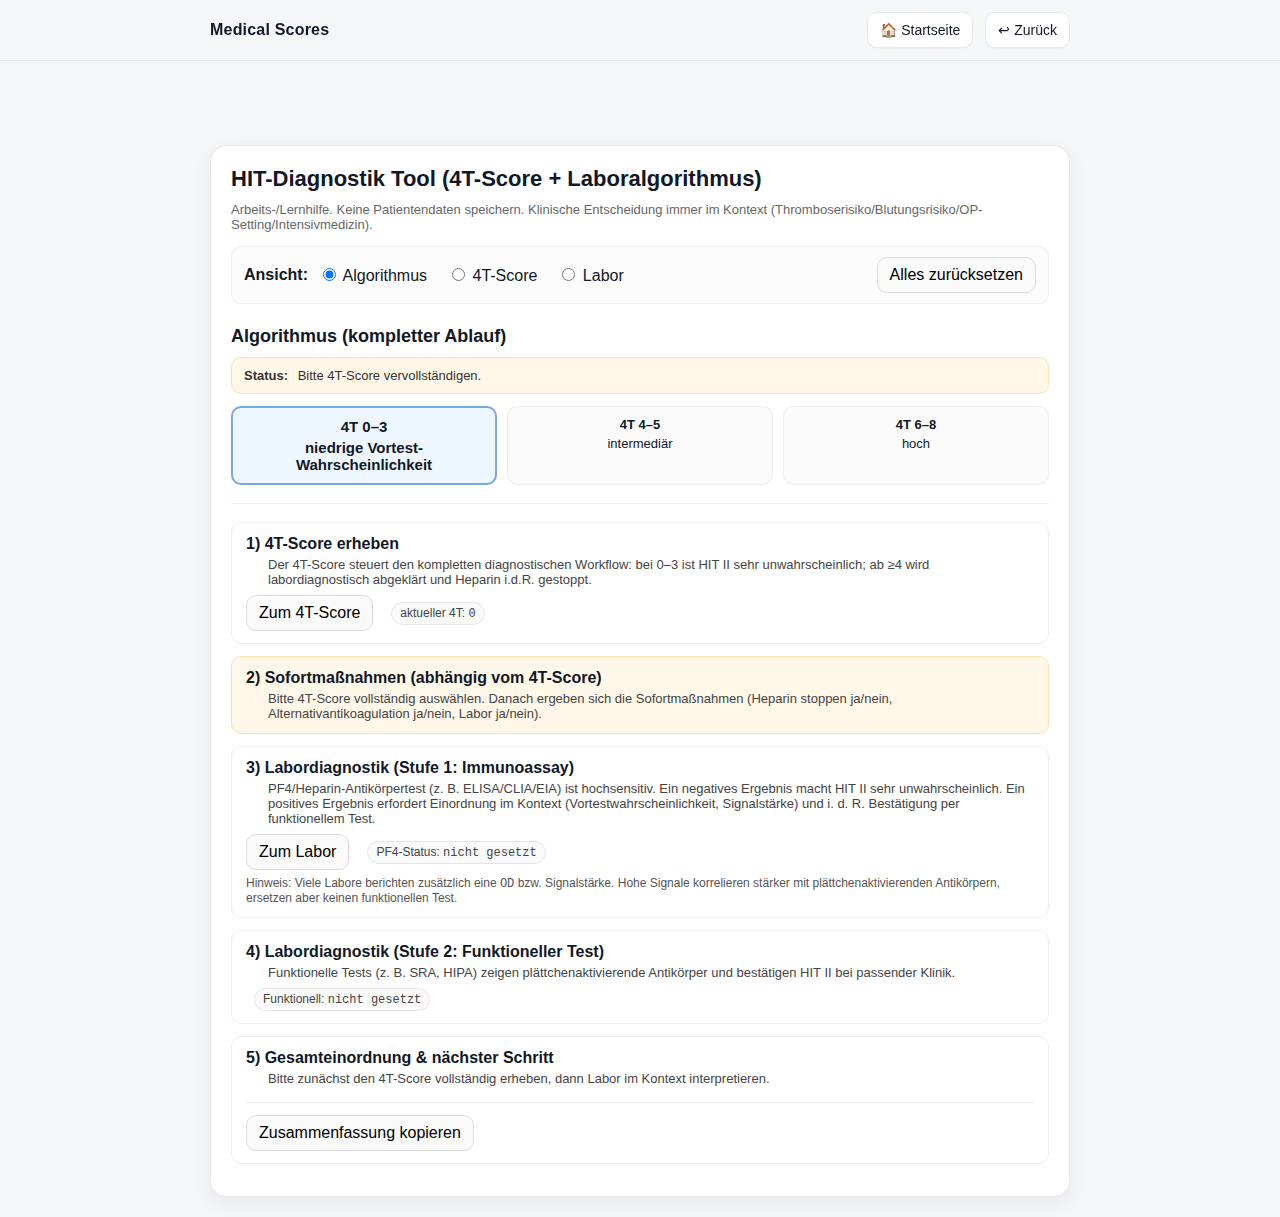
<file: hit.html>
<!doctype html>
<html lang="de">
<head>
  <meta charset="utf-8">
  <meta name="viewport" content="width=device-width, initial-scale=1">
  <title>HIT-Diagnostik Tool (4T-Score + Laboralgorithmus)</title>

  <link rel="stylesheet" href="style.css">

  <style>
    /* Grundlayout kommt aus style.css */
    h1 { font-size: 22px; margin: 0 0 10px; }
    h2 { font-size: 18px; margin: 22px 0 10px; }
    .muted { color: #666; font-size: 13px; margin-bottom: 14px; }

    .switch {
      display: flex; gap: 10px; flex-wrap: wrap;
      padding: 10px 12px; border: 1px solid #eee; border-radius: 10px; margin-bottom: 14px;
      align-items: center;
      background: #fcfcfc;
    }
    .switch label { cursor: pointer; margin-right: 10px; }

    .item {
      border: 1px solid #eee;
      padding: 12px 14px;
      border-radius: 10px;
      margin: 12px 0;
      background: #fff;
    }

    .item label {
      display: flex;
      gap: 10px;
      align-items: flex-start;
      cursor: pointer;
      width: 100%;
    }

    .content { flex: 1; }
    .title { font-weight: bold; margin-bottom: 4px; }
    .explain { font-size: 13px; color: #444; margin-left: 22px; }

    .pts {
      color: #444;
      font-size: 13px;
      white-space: nowrap;
      margin-left: 10px;
    }

    .scoreline {
      margin-top: 16px;
      padding-top: 12px;
      border-top: 1px solid #eee;
      display: flex;
      gap: 12px;
      align-items: center;
      flex-wrap: wrap;
    }

    .score { font-size: 30px; font-weight: bold; }

    button {
      padding: 8px 12px;
      border-radius: 10px;
      border: 1px solid #ddd;
      background: #fafafa;
      cursor: pointer;
    }
    button:hover { background: #f2f2f2; }

    .copied { font-size: 13px; color: green; }

    .interpret {
      margin-top: 8px;
      font-size: 13px;
      color: #333;
      padding: 10px 12px;
      border: 1px solid #eee;
      border-radius: 10px;
      background: #fcfcfc;
    }
    .interpret strong { margin-right: 6px; }

    .divider { height: 1px; background: #eee; margin: 18px 0; }

    /* ===== Kategorieband ===== */
    .band {
      display: grid;
      gap: 10px;
      margin-top: 12px;
    }
    .band-3 { grid-template-columns: repeat(3, 1fr); }
    .band-4 { grid-template-columns: repeat(4, 1fr); }
    @media (max-width: 780px) {
      .band-4 { grid-template-columns: repeat(2, 1fr); }
    }

    .bandbox {
      border: 1px solid #eee;
      border-radius: 10px;
      padding: 10px 12px;
      background: #fafafa;
      font-size: 13px;
      text-align: center;
    }
    .bandbox strong { display:block; margin-bottom: 4px; }

    .band-active {
      background: #eef6ff;
      border: 2px solid #7aa7e6;
      font-size: 15px;
      font-weight: bold;
    }

    .hidden { display: none; }

    /* ===== Inputs ===== */
    .row {
      display: flex;
      gap: 10px;
      flex-wrap: wrap;
      align-items: center;
      margin-top: 8px;
    }
    select, input[type="number"] {
      padding: 8px 10px;
      border-radius: 10px;
      border: 1px solid #ddd;
      background: #fff;
      font-size: 14px;
    }
    .pill {
      display: inline-block;
      padding: 3px 8px;
      border: 1px solid #e6e6e6;
      border-radius: 999px;
      font-size: 12px;
      color: #444;
      background: #fafafa;
      margin-left: 8px;
    }

    .warn {
      border: 1px solid #ffe0b3;
      background: #fff7e8;
    }
    .ok {
      border: 1px solid #dbead5;
      background: #f5fbf2;
    }
    .danger {
      border: 1px solid #ffd0d0;
      background: #fff2f2;
    }

    .smallnote { font-size: 12px; color: #555; margin-top: 6px; }
    .mono { font-family: ui-monospace, SFMono-Regular, Menlo, Consolas, "Liberation Mono", monospace; }

    /* Card aus style.css etwas luftiger */
    .card { padding: 20px; }
  </style>
</head>

<body>

<div class="container">
  <div class="card">

    <h1>HIT-Diagnostik Tool (4T-Score + Laboralgorithmus)</h1>
    <div class="muted">
      Arbeits-/Lernhilfe. Keine Patientendaten speichern. Klinische Entscheidung immer im Kontext (Thromboserisiko/Blutungsrisiko/OP-Setting/Intensivmedizin).
    </div>

    <div class="box" style="border:none; padding:0; max-width:none; border-radius:0;">

      <!-- ===== View Switch ===== -->
      <div class="switch">
        <strong>Ansicht:</strong>
        <label><input type="radio" name="view" id="view_algo" checked> Algorithmus</label>
        <label><input type="radio" name="view" id="view_4t"> 4T-Score</label>
        <label><input type="radio" name="view" id="view_lab"> Labor</label>
        <span style="flex:1;"></span>
        <button id="reset">Alles zurücksetzen</button>
      </div>

      <!-- ===================== ALGORITHMUS ===================== -->
      <div id="section_algo">
        <h2>Algorithmus (kompletter Ablauf)</h2>

        <div class="interpret" id="algo_summary">
          <strong>Status:</strong> —
        </div>

        <div class="band band-3" id="band_4t_algo">
          <div id="band_low_algo" class="bandbox">
            <strong>4T 0–3</strong>
            niedrige Vortest-Wahrscheinlichkeit
          </div>
          <div id="band_int_algo" class="bandbox">
            <strong>4T 4–5</strong>
            intermediär
          </div>
          <div id="band_high_algo" class="bandbox">
            <strong>4T 6–8</strong>
            hoch
          </div>
        </div>

        <div class="divider"></div>

        <div class="item">
          <div class="title">1) 4T-Score erheben</div>
          <div class="explain">
            Der 4T-Score steuert den kompletten diagnostischen Workflow: bei 0–3 ist HIT II sehr unwahrscheinlich; ab ≥4 wird labordiagnostisch abgeklärt und Heparin i.d.R. gestoppt.
          </div>
          <div class="row">
            <button id="jump_4t">Zum 4T-Score</button>
            <span class="pill">aktueller 4T: <span class="mono" id="algo_4t_val">0</span></span>
          </div>
        </div>

        <div class="item">
          <div class="title">2) Sofortmaßnahmen (abhängig vom 4T-Score)</div>
          <div class="explain" id="algo_immediate">
            —
          </div>
        </div>

        <div class="item">
          <div class="title">3) Labordiagnostik (Stufe 1: Immunoassay)</div>
          <div class="explain">
            PF4/Heparin-Antikörpertest (z. B. ELISA/CLIA/EIA) ist hochsensitiv. Ein negatives Ergebnis macht HIT II sehr unwahrscheinlich. Ein positives Ergebnis erfordert Einordnung im Kontext (Vortestwahrscheinlichkeit, Signalstärke) und i. d. R. Bestätigung per funktionellem Test.
          </div>
          <div class="row">
            <button id="jump_lab">Zum Labor</button>
            <span class="pill">PF4-Status: <span class="mono" id="algo_pf4_val">nicht gesetzt</span></span>
          </div>
          <div class="smallnote">
            Hinweis: Viele Labore berichten zusätzlich eine <span class="mono">OD</span> bzw. Signalstärke. Hohe Signale korrelieren stärker mit plättchenaktivierenden Antikörpern, ersetzen aber keinen funktionellen Test.
          </div>
        </div>

        <div class="item">
          <div class="title">4) Labordiagnostik (Stufe 2: Funktioneller Test)</div>
          <div class="explain">
            Funktionelle Tests (z. B. SRA, HIPA) zeigen plättchenaktivierende Antikörper und bestätigen HIT II bei passender Klinik.
          </div>
          <div class="row">
            <span class="pill">Funktionell: <span class="mono" id="algo_func_val">nicht gesetzt</span></span>
          </div>
        </div>

        <div class="item">
          <div class="title">5) Gesamteinordnung & nächster Schritt</div>
          <div class="explain" id="algo_conclusion">
            —
          </div>

          <div class="scoreline">
            <button id="copy_summary">Zusammenfassung kopieren</button>
            <span class="copied" id="copied" style="display:none;">✓ kopiert</span>
          </div>
        </div>
      </div>

      <!-- ===================== 4T SCORE ===================== -->
      <div id="section_4t" class="hidden">
        <h2>4T-Score (Vortest-Wahrscheinlichkeit)</h2>

        <div class="item">
          <div class="title">T1 – Thrombozytenabfall</div>
          <div class="explain">Wähle genau eine Option.</div>
          <div class="row">
            <select id="t_platelets">
              <option value="0">Bitte auswählen…</option>
              <option value="2">&gt;50% Abfall UND Nadir ≥20 G/l (2 Punkte)</option>
              <option value="1">30–50% Abfall ODER Nadir 10–19 G/l (1 Punkt)</option>
              <option value="0x">&lt;30% Abfall ODER Nadir &lt;10 G/l (0 Punkte)</option>
            </select>
          </div>
          <div class="smallnote">
            Praxis: HIT II zeigt häufig einen Abfall um &gt;50% mit Nadir typischerweise &gt;20 G/l (sehr niedrige Nadirs sprechen eher für andere Ursachen, z. B. Sepsis/DIC, Medikamente).
          </div>
        </div>

        <div class="item">
          <div class="title">T2 – Timing in Relation zur Heparingabe</div>
          <div class="explain">Wähle genau eine Option.</div>
          <div class="row">
            <select id="t_timing">
              <option value="0">Bitte auswählen…</option>
              <option value="2">Beginn Tag 5–10 nach Start ODER ≤1 Tag bei Heparinexposition &lt;30 Tage (2 Punkte)</option>
              <option value="1">Konsistent, aber nicht klar (z. B. Tag 5–10 unklar, oder Exposition 30–100 Tage) (1 Punkt)</option>
              <option value="0x">Beginn &lt;4 Tage ohne Vorheparinisierung (0 Punkte)</option>
            </select>
          </div>
          <div class="smallnote">
            “Rapid-onset” ist typisch bei kürzlicher Heparinexposition. Ein sehr früher Abfall ohne Vorheparin spricht gegen HIT II.
          </div>
        </div>

        <div class="item">
          <div class="title">T3 – Thrombose / andere klinische Ereignisse</div>
          <div class="explain">Wähle genau eine Option.</div>
          <div class="row">
            <select id="t_thrombosis">
              <option value="0">Bitte auswählen…</option>
              <option value="2">Neue Thrombose/Embolie, Hautnekrose, akute systemische Reaktion nach Heparinbolus (2 Punkte)</option>
              <option value="1">Progressive/rezidivierende Thrombose, “suspected” Thrombose (noch nicht bestätigt) (1 Punkt)</option>
              <option value="0x">Keine (0 Punkte)</option>
            </select>
          </div>
        </div>

        <div class="item">
          <div class="title">T4 – Andere Ursachen für Thrombozytopenie</div>
          <div class="explain">Wähle genau eine Option.</div>
          <div class="row">
            <select id="t_other">
              <option value="0">Bitte auswählen…</option>
              <option value="2">Keine plausible andere Ursache (2 Punkte)</option>
              <option value="1">Mögliche andere Ursache (1 Punkt)</option>
              <option value="0x">Sichere andere Ursache (0 Punkte)</option>
            </select>
          </div>
          <div class="smallnote">
            Typische Alternativen: Sepsis, DIC, massive Transfusion/Verdünnung, post-OP, ECMO/CRRT, Medikamente (z. B. Linezolid), TMA, ITP.
          </div>
        </div>

        <div class="scoreline">
          <div>4T-Score:</div>
          <div class="score" id="t_result">0</div>
          <button id="t_copy">4T-Score kopieren</button>
          <span class="copied" id="t_copied" style="display:none;">✓ kopiert</span>
        </div>

        <div class="band band-3" id="band_4t">
          <div id="band_low" class="bandbox">
            <strong>0–3</strong>
            niedrig
          </div>
          <div id="band_int" class="bandbox">
            <strong>4–5</strong>
            intermediär
          </div>
          <div id="band_high" class="bandbox">
            <strong>6–8</strong>
            hoch
          </div>
        </div>

        <div class="interpret" id="t_interpret">
          <strong>Interpretation:</strong> —
        </div>
      </div>

      <!-- ===================== LABOR ===================== -->
      <div id="section_lab" class="hidden">
        <h2>Labor (Stufe 1 & 2)</h2>

        <div class="item">
          <div class="title">Stufe 1: PF4/Heparin-Antikörper (Immunoassay)</div>
          <div class="explain">
            Ergebnis auswählen. Optional: Signalstärke/OD eintragen (falls vorhanden).
          </div>

          <div class="row">
            <select id="pf4_result">
              <option value="unset">Bitte auswählen…</option>
              <option value="neg">Negativ</option>
              <option value="pos">Positiv</option>
              <option value="ind">Grenzwertig/unklar</option>
            </select>

            <span class="pill">optional: OD/Signal</span>
            <input type="number" id="pf4_od" step="0.1" min="0" placeholder="z.B. 0.9">
          </div>

          <div class="smallnote">
            OD/Signal ist laborabhängig und nicht 1:1 vergleichbar. Tendenziell spricht ein stark positives Signal eher für plättchenaktivierende Antikörper – die klinische Einordnung bleibt entscheidend.
          </div>
        </div>

        <div class="item">
          <div class="title">Stufe 2: Funktioneller Test (SRA/HIPA o.ä.)</div>
          <div class="explain">Ergebnis auswählen (sofern veranlasst/verfügbar).</div>

          <div class="row">
            <select id="func_result">
              <option value="unset">Bitte auswählen…</option>
              <option value="pos">Positiv</option>
              <option value="neg">Negativ</option>
              <option value="pend">Ausstehend</option>
              <option value="na">Nicht veranlasst / nicht verfügbar</option>
            </select>
          </div>
        </div>

        <div class="interpret" id="lab_interpret">
          <strong>Labor-Interpretation:</strong> —
        </div>

        <div class="divider"></div>

        <div class="item">
          <div class="title">Automatische Gesamteinordnung (Klinik + Labor)</div>
          <div class="explain" id="lab_conclusion">—</div>
        </div>
      </div>

    </div><!-- /box reset -->

  </div>
</div>

<script>
function punktText(n) { return (n === 1) ? "Punkt" : "Punkte"; }

function showSection(which) {
  document.getElementById("section_algo").classList.toggle("hidden", which !== "algo");
  document.getElementById("section_4t").classList.toggle("hidden", which !== "4t");
  document.getElementById("section_lab").classList.toggle("hidden", which !== "lab");
}

function clearBand(ids) {
  ids.forEach(id => {
    const el = document.getElementById(id);
    if (el) el.classList.remove("band-active");
  });
}
function setBandActive(id) {
  const el = document.getElementById(id);
  if (el) el.classList.add("band-active");
}

function parseSelectPoints(val) {
  if (val === "0x") return 0;
  const n = Number(val);
  return Number.isFinite(n) ? n : 0;
}

function calc4T() {
  const a = parseSelectPoints(document.getElementById("t_platelets").value);
  const b = parseSelectPoints(document.getElementById("t_timing").value);
  const c = parseSelectPoints(document.getElementById("t_thrombosis").value);
  const d = parseSelectPoints(document.getElementById("t_other").value);

  const allSelected =
    document.getElementById("t_platelets").value !== "0" &&
    document.getElementById("t_timing").value !== "0" &&
    document.getElementById("t_thrombosis").value !== "0" &&
    document.getElementById("t_other").value !== "0";

  const score = a + b + c + d;

  document.getElementById("t_result").textContent = score;

  // Band
  clearBand(["band_low","band_int","band_high"]);
  clearBand(["band_low_algo","band_int_algo","band_high_algo"]);
  if (score <= 3) { setBandActive("band_low"); setBandActive("band_low_algo"); }
  else if (score <= 5) { setBandActive("band_int"); setBandActive("band_int_algo"); }
  else { setBandActive("band_high"); setBandActive("band_high_algo"); }

  // Interpretation
  const interpEl = document.getElementById("t_interpret");
  if (!allSelected) {
    interpEl.innerHTML = `<strong>Interpretation:</strong> Bitte alle 4 Kategorien auswählen.`;
  } else if (score <= 3) {
    interpEl.innerHTML =
      `<strong>Interpretation:</strong> Niedrige Vortest-Wahrscheinlichkeit (4T 0–3). HIT II ist sehr unwahrscheinlich; vorrangig alternative Ursachen prüfen.`;
  } else if (score <= 5) {
    interpEl.innerHTML =
      `<strong>Interpretation:</strong> Intermediäre Wahrscheinlichkeit (4T 4–5). HIT II möglich → Heparin i. d. R. stoppen, alternative Antikoagulation erwägen/initiieren, PF4-Test veranlassen.`;
  } else {
    interpEl.innerHTML =
      `<strong>Interpretation:</strong> Hohe Wahrscheinlichkeit (4T 6–8). HIT II wahrscheinlich → Heparin sofort stoppen, alternative Antikoagulation beginnen, PF4-Test + funktionellen Test veranlassen.`;
  }

  return { score, allSelected };
}

function interpretPF4(pf4, od) {
  if (pf4 === "unset") return "nicht gesetzt";
  if (pf4 === "neg") return "negativ";
  if (pf4 === "ind") return "grenzwertig/unklar";
  if (pf4 === "pos") {
    if (Number.isFinite(od) && od > 0) return `positiv (OD/Signal: ${od})`;
    return "positiv";
  }
  return "nicht gesetzt";
}

function labInterpretation(pret) {
  const pf4 = document.getElementById("pf4_result").value;
  const odRaw = document.getElementById("pf4_od").value;
  const od = (odRaw === "" ? NaN : Number(odRaw));
  const func = document.getElementById("func_result").value;

  const pf4Text = interpretPF4(pf4, od);

  let labText = "";
  if (pf4 === "unset") {
    labText = "PF4/Heparin-Antikörper nicht gesetzt.";
  } else if (pf4 === "neg") {
    labText = "PF4/Heparin-Antikörper negativ → HIT II sehr unwahrscheinlich (bei plausibler Probenqualität/Timing).";
  } else if (pf4 === "ind") {
    labText = "PF4/Heparin-Antikörper grenzwertig/unklar → Einordnung im klinischen Kontext; häufig Bestätigung/Repeat bzw. funktioneller Test sinnvoll.";
  } else if (pf4 === "pos") {
    labText = "PF4/Heparin-Antikörper positiv → kann HIT II bedeuten, aber auch falsch positiv sein (v. a. postoperativ/Intensiv). Ein funktioneller Test klärt plättchenaktivierende Antikörper.";
  }

  if (func === "pos") labText += " Funktioneller Test positiv → plättchenaktivierende Antikörper nachgewiesen.";
  else if (func === "neg") labText += " Funktioneller Test negativ → HIT II eher unwahrscheinlich, v. a. bei niedriger/intermediärer Vortestwahrscheinlichkeit.";
  else if (func === "pend") labText += " Funktioneller Test ausstehend → bis zum Ergebnis klinisch risikoorientiert weiterführen.";
  else if (func === "na") labText += " Funktioneller Test nicht veranlasst/nicht verfügbar → Risikoeinschätzung basiert auf 4T + PF4 + Klinik.";

  document.getElementById("lab_interpret").innerHTML = `<strong>Labor-Interpretation:</strong> ${labText}`;

  const { score, allSelected } = pret;
  const riskCat = !allSelected ? "unvollständig" : (score <= 3 ? "low" : (score <= 5 ? "int" : "high"));

  let conclusion = "";
  if (!allSelected) {
    conclusion = "Bitte zunächst den 4T-Score vollständig erheben, dann Labor im Kontext interpretieren.";
  } else if (riskCat === "low") {
    if (pf4 === "neg") {
      conclusion = "Gesamtbild: niedrige Vortestwahrscheinlichkeit + PF4 negativ → HIT II praktisch ausgeschlossen. Andere Ursachen priorisieren.";
    } else if (pf4 === "pos" || pf4 === "ind") {
      conclusion = "Gesamtbild: niedrige Vortestwahrscheinlichkeit + (grenzwertig/positiv) → häufiger falsch positiv. HIT II insgesamt unwahrscheinlich; bei klinischen Warnzeichen (Thrombose/Hautnekrose) dennoch kritisch prüfen.";
    } else {
      conclusion = "Gesamtbild: niedrige Vortestwahrscheinlichkeit. PF4-Test ist in der Regel nicht erforderlich; wenn bereits abgenommen, Ergebnis klinisch zurückhaltend interpretieren.";
    }
  } else {
    if (pf4 === "neg") {
      conclusion = "Gesamtbild: 4T ≥4, aber PF4 negativ → HIT II sehr unwahrscheinlich. Alternative Ursachen suchen; ggf. Rücksprache Hämostaseologie/Transfusionsmedizin bei hoher klinischer Diskrepanz.";
    } else if (pf4 === "pos") {
      if (func === "pos") {
        conclusion = "Gesamtbild: 4T ≥4 + PF4 positiv + funktionell positiv → HIT II bestätigt. Heparin strikt meiden; alternative Antikoagulation fortführen; Thrombosesuche/Behandlungsstrategie gemäß lokalem Standard.";
      } else if (func === "neg") {
        conclusion = "Gesamtbild: 4T ≥4 + PF4 positiv, aber funktionell negativ → HIT II eher unwahrscheinlich. Konstellation diskutieren (Assay/Timing/Interferenzen); häufig kann Heparin wieder erwogen werden, wenn klinisch vertretbar.";
      } else if (func === "pend") {
        conclusion = "Gesamtbild: 4T ≥4 + PF4 positiv, funktionell ausstehend → bis Klärung HIT-sicheres Vorgehen (Heparin vermeiden, alternative Antikoagulation gemäß Risiko).";
      } else {
        conclusion = "Gesamtbild: 4T ≥4 + PF4 positiv → HIT II möglich. Wenn klinisch relevant, funktionellen Test veranlassen (Bestätigung) und bis zur Klärung HIT-sicher managen.";
      }
    } else if (pf4 === "ind") {
      if (func === "pos") {
        conclusion = "Gesamtbild: 4T ≥4 + PF4 grenzwertig + funktionell positiv → HIT II bestätigt (funktioneller Test entscheidend).";
      } else if (func === "neg") {
        conclusion = "Gesamtbild: 4T ≥4 + PF4 grenzwertig + funktionell negativ → HIT II eher unwahrscheinlich. Alternativen prüfen, Verlauf/Repeat je nach Klinik.";
      } else {
        conclusion = "Gesamtbild: 4T ≥4 + PF4 grenzwertig → funktioneller Test/Repeat sinnvoll; bis zur Klärung risikoorientiert HIT-sicher handeln.";
      }
    } else {
      conclusion = "Gesamtbild: 4T ≥4 ohne PF4-Ergebnis → PF4/Heparin-Antikörpertest veranlassen. Bis dahin Heparin meiden und alternative Antikoagulation je nach klinischem Risiko.";
    }
  }

  document.getElementById("lab_conclusion").textContent = conclusion;

  document.getElementById("algo_pf4_val").textContent = pf4Text;
  document.getElementById("algo_func_val").textContent =
    (func === "unset") ? "nicht gesetzt" :
    (func === "pos") ? "positiv" :
    (func === "neg") ? "negativ" :
    (func === "pend") ? "ausstehend" : "nicht veranlasst";

  return { pf4, pf4Text, od, func, conclusion };
}

function immediateActions(pret, lab) {
  const { score, allSelected } = pret;

  let text = "";
  let cls = "";

  if (!allSelected) {
    text = "Bitte 4T-Score vollständig auswählen. Danach ergeben sich die Sofortmaßnahmen (Heparin stoppen ja/nein, Alternativantikoagulation ja/nein, Labor ja/nein).";
    cls = "warn";
  } else if (score <= 3) {
    text = "Bei 4T 0–3: HIT II sehr unwahrscheinlich → Heparin kann i. d. R. fortgeführt werden; PF4-Test ist meist nicht erforderlich; alternative Ursachen der Thrombozytopenie prüfen.";
    cls = "ok";
  } else {
    text = "Bei 4T ≥4: HIT II möglich/wahrscheinlich → Heparin sofort absetzen (inkl. Spülungen/Heparinbeschichtungen), HIT-sichere Antikoagulation erwägen/initiieren und PF4-Test veranlassen. Bei hoher Wahrscheinlichkeit meist unmittelbar alternative Antikoagulation beginnen.";
    cls = "danger";
    if (lab && lab.pf4 === "neg") {
      text += " PF4 ist negativ: HIT II wird dadurch sehr unwahrscheinlich; Management kann je nach Klinik reevaluiert werden.";
      cls = "warn";
    }
  }

  const el = document.getElementById("algo_immediate");
  el.textContent = text;
  el.parentElement.classList.remove("ok","warn","danger");
  el.parentElement.classList.add(cls);
}

function updateAlgorithm() {
  document.getElementById("copied").style.display = "none";
  document.getElementById("t_copied").style.display = "none";

  const pret = calc4T();
  document.getElementById("algo_4t_val").textContent = pret.score;

  const lab = labInterpretation(pret);

  let status = "";
  if (!pret.allSelected) status = "Bitte 4T-Score vervollständigen.";
  else if (pret.score <= 3) status = "4T niedrig → HIT II unwahrscheinlich.";
  else if (pret.score <= 5) status = "4T intermediär → HIT II möglich (Abklärung/Management).";
  else status = "4T hoch → HIT II wahrscheinlich (HIT-sicheres Vorgehen).";

  const sumEl = document.getElementById("algo_summary");
  sumEl.innerHTML = `<strong>Status:</strong> ${status}`;

  immediateActions(pret, lab);

  const concEl = document.getElementById("algo_conclusion");
  concEl.textContent = lab.conclusion;

  sumEl.classList.remove("ok","warn","danger");
  if (!pret.allSelected) sumEl.classList.add("warn");
  else if (pret.score <= 3) sumEl.classList.add("ok");
  else if (pret.score <= 5) sumEl.classList.add("warn");
  else sumEl.classList.add("danger");

  return { pret, lab };
}

/* ===== Copy buttons ===== */
document.getElementById("t_copy").addEventListener("click", () => {
  const score = Number(document.getElementById("t_result").textContent);
  const text = `4T-Score: ${score} ${punktText(score)}`;
  navigator.clipboard.writeText(text).then(() => {
    const msg = document.getElementById("t_copied");
    msg.style.display = "inline";
    setTimeout(() => msg.style.display = "none", 1500);
  });
});

document.getElementById("copy_summary").addEventListener("click", () => {
  const { pret, lab } = updateAlgorithm();

  const risk =
    (!pret.allSelected) ? "4T unvollständig" :
    (pret.score <= 3) ? "4T niedrig (0–3)" :
    (pret.score <= 5) ? "4T intermediär (4–5)" :
    "4T hoch (6–8)";

  const pf4 = (document.getElementById("pf4_result").value === "unset") ? "PF4: n/a" :
    `PF4: ${document.getElementById("algo_pf4_val").textContent}`;

  const func = `Funktionell: ${document.getElementById("algo_func_val").textContent}`;

  const text =
    `HIT-Diagnostik:\n` +
    `${risk}\n` +
    `${pf4}\n` +
    `${func}\n` +
    `Einordnung: ${lab.conclusion}`;

  navigator.clipboard.writeText(text).then(() => {
    const msg = document.getElementById("copied");
    msg.style.display = "inline";
    setTimeout(() => msg.style.display = "none", 1500);
  });
});

/* ===== Jump buttons ===== */
document.getElementById("jump_4t").addEventListener("click", () => {
  document.getElementById("view_4t").checked = true;
  showSection("4t");
});
document.getElementById("jump_lab").addEventListener("click", () => {
  document.getElementById("view_lab").checked = true;
  showSection("lab");
});

/* ===== View toggles ===== */
document.getElementById("view_algo").addEventListener("change", () => showSection("algo"));
document.getElementById("view_4t").addEventListener("change", () => showSection("4t"));
document.getElementById("view_lab").addEventListener("change", () => showSection("lab"));

/* ===== Live recalculation ===== */
["t_platelets","t_timing","t_thrombosis","t_other","pf4_result","pf4_od","func_result"].forEach(id => {
  const el = document.getElementById(id);
  el.addEventListener("change", updateAlgorithm);
  el.addEventListener("input", updateAlgorithm);
});

/* ===== Reset ===== */
document.getElementById("reset").addEventListener("click", () => {
  document.getElementById("t_platelets").value = "0";
  document.getElementById("t_timing").value = "0";
  document.getElementById("t_thrombosis").value = "0";
  document.getElementById("t_other").value = "0";

  document.getElementById("pf4_result").value = "unset";
  document.getElementById("pf4_od").value = "";
  document.getElementById("func_result").value = "unset";

  document.getElementById("copied").style.display = "none";
  document.getElementById("t_copied").style.display = "none";

  updateAlgorithm();
});

/* ===== Initial ===== */
showSection("algo");
updateAlgorithm();
</script>

<script src="nav.js"></script>

</body>
</html>
</file>
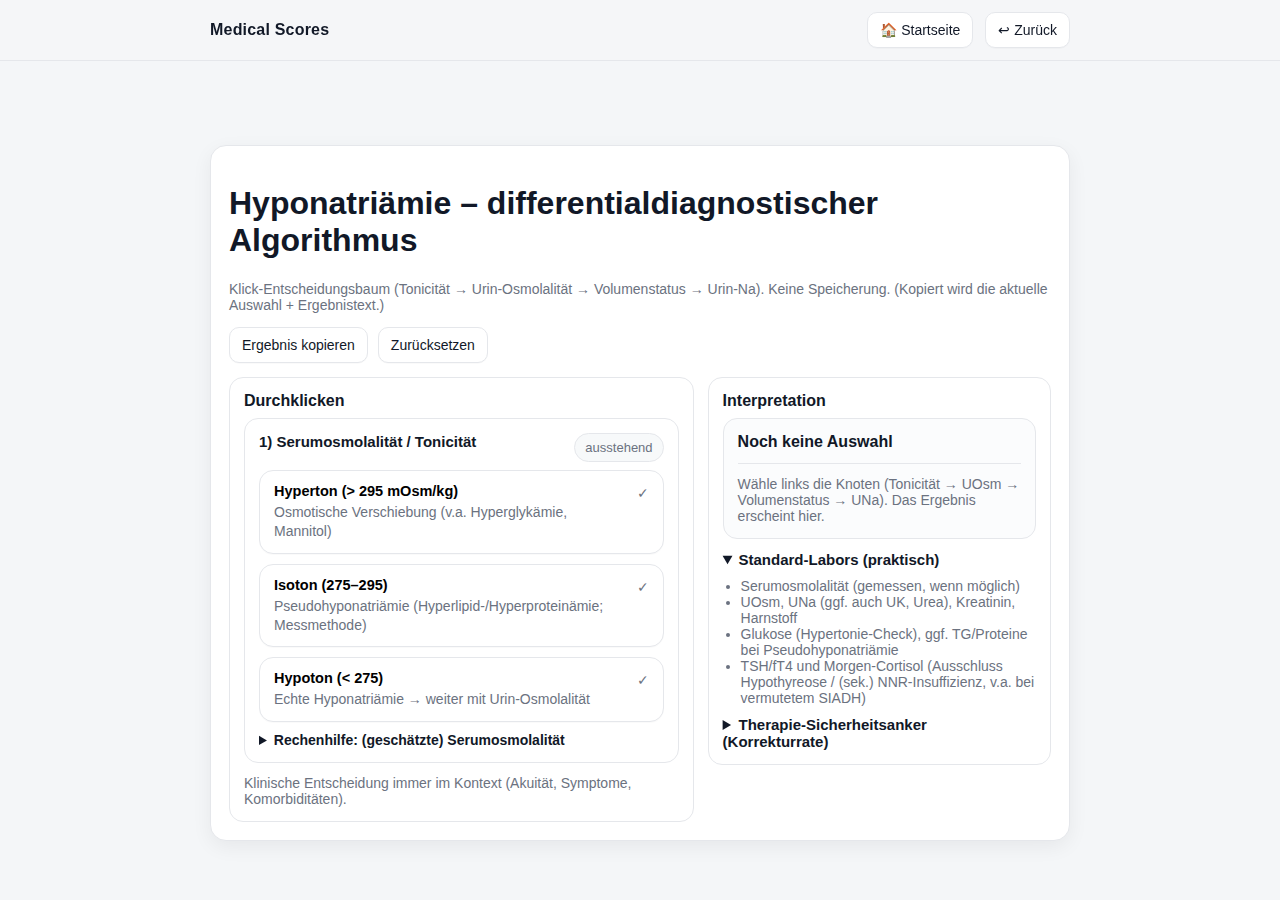
<file: hyponatriämie.html>
<!doctype html>
<html lang="de">
<head>
  <meta charset="utf-8" />
  <meta name="viewport" content="width=device-width, initial-scale=1" />
  <title>Hyponatriämie – DDx-Algorithmus</title>

  <!-- Global Styles / Navbar -->
  <link rel="stylesheet" href="style.css">
</head>

<body>
  <div class="container">
    <div class="card">
      <h1>Hyponatriämie – differentialdiagnostischer Algorithmus</h1>

      <div class="footer-note" style="margin-top:6px; font-size:14px;">
        Klick-Entscheidungsbaum (Tonicität → Urin-Osmolalität → Volumenstatus → Urin-Na).
        Keine Speicherung. (Kopiert wird die aktuelle Auswahl + Ergebnistext.)
      </div>

      <!-- Toolbar -->
      <div style="display:flex; gap:10px; align-items:center; flex-wrap:wrap; margin-top:14px;">
        <button class="navbtn" id="btnCopy" type="button" style="cursor:pointer;">Ergebnis kopieren</button>
        <button class="navbtn" id="btnReset" type="button" style="cursor:pointer;">Zurücksetzen</button>
        <span id="copyState" class="footer-note" style="margin:0; padding:6px 10px; display:none;">✓ kopiert</span>
      </div>

      <div style="height:14px;"></div>

      <div style="display:grid; grid-template-columns: 1.15fr .85fr; gap:14px; align-items:start;">
        <!-- LEFT -->
        <div class="card" style="box-shadow:none; padding:14px; border-radius:14px;">
          <div style="font-weight:800; margin-bottom:8px; font-size:16px;">Durchklicken</div>

          <!-- Step 1 -->
          <div class="card" style="box-shadow:none; border-radius:14px; padding:14px; border:1px solid var(--border); margin-bottom:12px;">
            <div style="display:flex; justify-content:space-between; gap:10px; align-items:flex-start;">
              <div style="font-weight:800; font-size:15px;">1) Serumosmolalität / Tonicität</div>
              <div id="badgeTonicity" style="font-size:13px; color:var(--muted); border:1px solid var(--border); padding:6px 10px; border-radius:999px; background:rgba(244,246,248,.7); white-space:nowrap;">
                ausstehend
              </div>
            </div>

            <div style="height:8px;"></div>

            <div class="choicegroup" data-step="tonicity" style="display:grid; gap:10px;">
              <button class="choicebtn" data-value="hypertonic" type="button">
                <div class="ct">
                  <div class="ct-title">Hyperton (&gt; 295 mOsm/kg)</div>
                  <div class="ct-desc">Osmotische Verschiebung (v.a. Hyperglykämie, Mannitol)</div>
                </div>
                <div class="ct-pts">✓</div>
              </button>

              <button class="choicebtn" data-value="isotonic" type="button">
                <div class="ct">
                  <div class="ct-title">Isoton (275–295)</div>
                  <div class="ct-desc">Pseudohyponatriämie (Hyperlipid-/Hyperproteinämie; Messmethode)</div>
                </div>
                <div class="ct-pts">✓</div>
              </button>

              <button class="choicebtn" data-value="hypotonic" type="button">
                <div class="ct">
                  <div class="ct-title">Hypoton (&lt; 275)</div>
                  <div class="ct-desc">Echte Hyponatriämie → weiter mit Urin-Osmolalität</div>
                </div>
                <div class="ct-pts">✓</div>
              </button>
            </div>

            <details style="margin-top:10px;">
              <summary style="cursor:pointer; font-weight:800; font-size:14px;">Rechenhilfe: (geschätzte) Serumosmolalität</summary>
              <div class="footer-note" style="margin-top:10px; font-size:14px;">
                <div style="font-family: ui-monospace, SFMono-Regular, Menlo, Monaco, Consolas, 'Liberation Mono', 'Courier New', monospace;">
                  Serumosm ≈ 2×Na + Glukose/18 + Harnstoff/2.8
                </div>
                <div style="margin-top:8px;">
                  Bei Hyperglykämie: korrigiertes Na erwägen (z.B. +1.6–2.4 mmol/L pro 100 mg/dl Glukose über 100).
                </div>
              </div>
            </details>
          </div>

          <!-- Step 2 -->
          <div class="card" id="stepUOsm" style="display:none; box-shadow:none; border-radius:14px; padding:14px; border:1px solid var(--border); margin-bottom:12px;">
            <div style="display:flex; justify-content:space-between; gap:10px; align-items:flex-start;">
              <div style="font-weight:800; font-size:15px;">2) Urin-Osmolalität (UOsm)</div>
              <div id="badgeUOsm" style="font-size:13px; color:var(--muted); border:1px solid var(--border); padding:6px 10px; border-radius:999px; background:rgba(244,246,248,.7); white-space:nowrap;">
                ausstehend
              </div>
            </div>

            <div style="height:8px;"></div>

            <div class="choicegroup" data-step="uosm" style="display:grid; gap:10px;">
              <button class="choicebtn" data-value="lt100" type="button">
                <div class="ct">
                  <div class="ct-title">&lt; 100 mOsm/kg</div>
                  <div class="ct-desc">ADH supprimiert → Wasserexzess / Low-solute</div>
                </div>
                <div class="ct-pts">✓</div>
              </button>

              <button class="choicebtn" data-value="gt100" type="button">
                <div class="ct">
                  <div class="ct-title">&gt; 100 mOsm/kg</div>
                  <div class="ct-desc">ADH aktiv → weiter mit Volumenstatus</div>
                </div>
                <div class="ct-pts">✓</div>
              </button>
            </div>
          </div>

          <!-- Step 3 -->
          <div class="card" id="stepVolume" style="display:none; box-shadow:none; border-radius:14px; padding:14px; border:1px solid var(--border); margin-bottom:12px;">
            <div style="display:flex; justify-content:space-between; gap:10px; align-items:flex-start;">
              <div style="font-weight:800; font-size:15px;">3) Klinischer Volumenstatus</div>
              <div id="badgeVolume" style="font-size:13px; color:var(--muted); border:1px solid var(--border); padding:6px 10px; border-radius:999px; background:rgba(244,246,248,.7); white-space:nowrap;">
                ausstehend
              </div>
            </div>

            <div style="height:8px;"></div>

            <div class="choicegroup" data-step="volume" style="display:grid; gap:10px;">
              <button class="choicebtn" data-value="hypovolemic" type="button">
                <div class="ct">
                  <div class="ct-title">Hypovoläm</div>
                  <div class="ct-desc">z.B. Orthostase, Tachykardie, trockene Schleimhäute, prärenales Muster</div>
                </div>
                <div class="ct-pts">✓</div>
              </button>

              <button class="choicebtn" data-value="euvolemic" type="button">
                <div class="ct">
                  <div class="ct-title">Euvoläm</div>
                  <div class="ct-desc">kein Ödem/keine Dehydratation → SIADH / endokrin / Medikamente / postoperativ</div>
                </div>
                <div class="ct-pts">✓</div>
              </button>

              <button class="choicebtn" data-value="hypervolemic" type="button">
                <div class="ct">
                  <div class="ct-title">Hypervoläm</div>
                  <div class="ct-desc">Ödeme/Aszites → HI, Zirrhose, nephrotisch, Niereninsuffizienz</div>
                </div>
                <div class="ct-pts">✓</div>
              </button>
            </div>
          </div>

          <!-- Step 4 -->
          <div class="card" id="stepUNa" style="display:none; box-shadow:none; border-radius:14px; padding:14px; border:1px solid var(--border); margin-bottom:0;">
            <div style="display:flex; justify-content:space-between; gap:10px; align-items:flex-start;">
              <div style="font-weight:800; font-size:15px;">4) Urin-Natrium (UNa)</div>
              <div id="badgeUNa" style="font-size:13px; color:var(--muted); border:1px solid var(--border); padding:6px 10px; border-radius:999px; background:rgba(244,246,248,.7); white-space:nowrap;">
                ausstehend
              </div>
            </div>

            <div style="height:8px;"></div>

            <div class="choicegroup" data-step="una" style="display:grid; gap:10px;">
              <button class="choicebtn" data-value="lt30" type="button">
                <div class="ct">
                  <div class="ct-title">&lt; 30 mmol/L</div>
                  <div class="ct-desc">Extrarenaler Na-Verlust / effektives Volumen ↓ (GI, HI/Zirrhose)</div>
                </div>
                <div class="ct-pts">✓</div>
              </button>

              <button class="choicebtn" data-value="gt30" type="button">
                <div class="ct">
                  <div class="ct-title">&gt; 30 mmol/L</div>
                  <div class="ct-desc">Renaler Na-Verlust / Diuretika / Mineralokortikoid↓ / CSW</div>
                </div>
                <div class="ct-pts">✓</div>
              </button>
            </div>

            <div class="footer-note" style="margin-top:10px; font-size:14px;">
              UNa ist besonders hilfreich bei <b>hypovolämischer</b> Hyponatriämie. Unter Diuretika kann UNa verfälscht sein.
            </div>
          </div>

          <div class="footer-note" style="margin-top:12px; font-size:14px;">
            Klinische Entscheidung immer im Kontext (Akuität, Symptome, Komorbiditäten).
          </div>
        </div>

        <!-- RIGHT -->
        <div class="card" style="box-shadow:none; padding:14px; border-radius:14px;">
          <div style="font-weight:800; margin-bottom:8px; font-size:16px;">Interpretation</div>

          <div class="card" style="box-shadow:none; border-radius:14px; padding:14px; border:1px solid var(--border); background:rgba(244,246,248,.35);">
            <div id="resHeadline" style="font-weight:900; margin-bottom:8px; font-size:16px;">Noch keine Auswahl</div>

            <div id="pillRow" style="display:none; gap:8px; flex-wrap:wrap; margin:10px 0 8px;"></div>

            <div style="height:1px; background:var(--border); margin:12px 0;"></div>

            <div id="resBody" class="footer-note" style="margin:0; font-size:14px;">
              Wähle links die Knoten (Tonicität → UOsm → Volumenstatus → UNa). Das Ergebnis erscheint hier.
            </div>
          </div>

          <div style="height:12px;"></div>

          <details open>
            <summary style="cursor:pointer; font-weight:900; font-size:15px;">Standard-Labors (praktisch)</summary>
            <div class="footer-note" style="margin-top:10px; font-size:14px;">
              <ul style="margin:8px 0 0; padding-left:18px;">
                <li>Serumosmolalität (gemessen, wenn möglich)</li>
                <li>UOsm, UNa (ggf. auch UK, Urea), Kreatinin, Harnstoff</li>
                <li>Glukose (Hypertonie-Check), ggf. TG/Proteine bei Pseudohyponatriämie</li>
                <li>TSH/fT4 und Morgen-Cortisol (Ausschluss Hypothyreose / (sek.) NNR-Insuffizienz, v.a. bei vermutetem SIADH)</li>
              </ul>
            </div>
          </details>

          <div style="height:10px;"></div>

          <details>
            <summary style="cursor:pointer; font-weight:900; font-size:15px;">Therapie-Sicherheitsanker (Korrekturrate)</summary>
            <div class="footer-note" style="margin-top:10px; font-size:14px;">
              <ul style="margin:8px 0 0; padding-left:18px;">
                <li>Zu schnelle Korrektur → Risiko ODS (v.a. chronisch, Alkoholismus, Mangelernährung, Leberkrankheit).</li>
                <li>Typische Zielrahmen: <b>≤ 6–8 mmol/L / 24 h</b>, Hochrisiko eher ≤ 6.</li>
                <li>Bei schweren neurologischen Symptomen: zuerst Symptomkontrolle (z.B. hypertones NaCl nach Hausstandard), dann engmaschig steuern.</li>
              </ul>
            </div>
          </details>
        </div>
      </div>
    </div>
  </div>

  <style>
    /* Mini-UI-Klassen passend zu deinen Tools (ohne zusätzliche globale CSS-Datei) */
    .choicebtn{
      text-align:left;
      display:flex;
      gap:12px;
      align-items:flex-start;
      padding:12px 14px; /* etwas größer */
      border-radius:14px;
      border:1px solid var(--border);
      background:var(--card);
      cursor:pointer;
    }
    .choicebtn:hover{ border-color:#d1d5db; }
    .choicebtn.selected{
      border:2px solid #7aa7e6;
      background:#eef6ff;
    }
    .ct{flex:1;}
    .ct-title{font-weight:800; margin-bottom:4px; font-size:14.5px;}
    .ct-desc{color:var(--muted); font-size:14px; line-height:1.35;}
    .ct-pts{color:var(--muted); font-size:14px; white-space:nowrap; margin-top:2px;}
    .pill{
      display:inline-flex;
      gap:8px;
      align-items:center;
      padding:8px 10px;
      border-radius:999px;
      border:1px solid var(--border);
      background:var(--card);
      font-size:13px; /* größer */
      color:var(--text);
    }
    .pill b{font-weight:900;}
    @media (max-width: 900px){
      .container > .card > div[style*="grid-template-columns"]{ grid-template-columns: 1fr !important; }
    }
  </style>

  <script>
    const state = { tonicity:null, uosm:null, volume:null, una:null };

    const labels = {
      tonicity: { hypertonic:"hyperton", isotonic:"isoton (Pseudo)", hypotonic:"hypoton (echt)" },
      uosm: { lt100:"UOsm <100", gt100:"UOsm >100" },
      volume: { hypovolemic:"hypovoläm", euvolemic:"euvoläm", hypervolemic:"hypervoläm" },
      una: { lt30:"UNa <30", gt30:"UNa >30" }
    };

    const el = (id)=>document.getElementById(id);

    const badges = {
      tonicity: el("badgeTonicity"),
      uosm: el("badgeUOsm"),
      volume: el("badgeVolume"),
      una: el("badgeUNa")
    };

    const steps = {
      uosm: el("stepUOsm"),
      volume: el("stepVolume"),
      una: el("stepUNa")
    };

    function setBadge(stepKey){
      const v = state[stepKey];
      const b = badges[stepKey];
      if(!b) return;

      b.style.color = "var(--muted)";
      b.style.border = "1px solid var(--border)";
      b.style.background = "rgba(244,246,248,.7)";

      if(!v){
        b.textContent = "ausstehend";
        return;
      }
      b.textContent = labels[stepKey]?.[v] ?? "gesetzt";
      b.style.color = "#0b0f17";
      b.style.border = "1px solid rgba(122,167,230,.65)";
      b.style.background = "#eef6ff";
    }

    function clearDownstream(fromKey){
      const order = ["tonicity","uosm","volume","una"];
      const idx = order.indexOf(fromKey);
      for(let i=idx+1;i<order.length;i++){
        const k = order[i];
        state[k]=null;
        document.querySelectorAll(`[data-step="${k}"] .choicebtn`).forEach(b=>b.classList.remove("selected"));
        setBadge(k);
      }
    }

    function revealLogic(){
      // show UOsm only when hypotonic
      steps.uosm.style.display = (state.tonicity === "hypotonic") ? "" : "none";
      if(state.tonicity !== "hypotonic"){
        state.uosm=null; state.volume=null; state.una=null;
        document.querySelectorAll(`[data-step="uosm"] .choicebtn, [data-step="volume"] .choicebtn, [data-step="una"] .choicebtn`).forEach(b=>b.classList.remove("selected"));
        setBadge("uosm"); setBadge("volume"); setBadge("una");
        steps.volume.style.display="none"; steps.una.style.display="none";
      }

      // show Volume only when UOsm >100
      steps.volume.style.display = (state.tonicity === "hypotonic" && state.uosm === "gt100") ? "" : "none";
      if(!(state.tonicity === "hypotonic" && state.uosm === "gt100")){
        state.volume=null; state.una=null;
        document.querySelectorAll(`[data-step="volume"] .choicebtn, [data-step="una"] .choicebtn`).forEach(b=>b.classList.remove("selected"));
        setBadge("volume"); setBadge("una");
        steps.una.style.display="none";
      }

      // show UNa after Volume chosen (when hypotonic & UOsm >100)
      const showUNa = (state.tonicity === "hypotonic" && state.uosm === "gt100" && !!state.volume);
      steps.una.style.display = showUNa ? "" : "none";
      if(!showUNa){
        state.una=null;
        document.querySelectorAll(`[data-step="una"] .choicebtn`).forEach(b=>b.classList.remove("selected"));
        setBadge("una");
      }
    }

    function buildPills(){
      const pillRow = el("pillRow");
      const pills = [];
      if(state.tonicity) pills.push(["Tonicität", labels.tonicity[state.tonicity]]);
      if(state.uosm) pills.push(["UOsm", labels.uosm[state.uosm]]);
      if(state.volume) pills.push(["Volumen", labels.volume[state.volume]]);
      if(state.una) pills.push(["UNa", labels.una[state.una]]);

      if(!pills.length){
        pillRow.style.display = "none";
        pillRow.innerHTML = "";
        return;
      }
      pillRow.style.display = "flex";
      pillRow.innerHTML = pills.map(([k,v]) => `<span class="pill"><b>${k}:</b> ${v}</span>`).join("");
    }

    function buildInterpretation(){
      const headline = el("resHeadline");
      const body = el("resBody");

      if(!state.tonicity){
        headline.textContent = "Noch keine Auswahl";
        body.textContent = "Wähle links die Knoten (Tonicität → UOsm → Volumenstatus → UNa). Das Ergebnis erscheint hier.";
        return;
      }

      if(state.tonicity === "hypertonic"){
        headline.textContent = "Hypertonische Hyponatriämie";
        body.innerHTML = `
          <ul style="margin:8px 0 0; padding-left:18px;">
            <li>Mechanismus: osmotische Verschiebung → Na „verdünnt“.</li>
            <li>DDx: <b>Hyperglykämie</b> (häufig), Mannitol/andere osmotisch aktive Substanzen.</li>
            <li>Praktisch: Glukose messen, ggf. <b>Na korrigieren</b> und Ursache behandeln.</li>
          </ul>`;
        return;
      }

      if(state.tonicity === "isotonic"){
        headline.textContent = "Isotone (Pseudo-)Hyponatriämie";
        body.innerHTML = `
          <ul style="margin:8px 0 0; padding-left:18px;">
            <li>DDx: schwere <b>Hyperlipidämie</b> oder <b>Hyperproteinämie</b> (Messartefakt; indirekte ISE).</li>
            <li>Praktisch: gemessene Serumosmolalität meist normal; TG/Proteine & Messmethode prüfen.</li>
          </ul>`;
        return;
      }

      // hypotonic
      if(state.tonicity === "hypotonic" && !state.uosm){
        headline.textContent = "Hypotone Hyponatriämie (echt) – nächster Knoten: UOsm";
        body.innerHTML = `
          <ul style="margin:8px 0 0; padding-left:18px;">
            <li>Nächster Schritt: <b>Urin-Osmolalität</b> (ADH aktiv vs supprimiert).</li>
            <li>Parallel: Medikamente (Thiazid, SSRI, Carbamazepin), Trinkmenge, Akuität.</li>
          </ul>`;
        return;
      }

      if(state.uosm === "lt100"){
        headline.textContent = "UOsm < 100 mOsm/kg → ADH supprimiert";
        body.innerHTML = `
          <ul style="margin:8px 0 0; padding-left:18px;">
            <li>Typisch: <b>primäre Polydipsie</b>, <b>Low-solute</b> (Bier-Potomanie, sehr solutarme Diät).</li>
            <li>Mechanismus: Wasserexzess übersteigt renale Ausscheidungskapazität (bei zu wenig Solute).</li>
            <li>Praktisch: Trinkmengen/Diät klären, Solute-Intake erhöhen, Flüssigkeitsrestriktion je nach Setting.</li>
          </ul>`;
        return;
      }

      if(state.uosm === "gt100" && !state.volume){
        headline.textContent = "UOsm > 100 mOsm/kg → ADH aktiv";
        body.innerHTML = `
          <ul style="margin:8px 0 0; padding-left:18px;">
            <li>Nächster Schritt: <b>Volumenstatus</b> (hypo-/eu-/hypervoläm).</li>
            <li>Übelkeit, Schmerz, postoperativ können ADH triggern; Medikamentenliste prüfen.</li>
          </ul>`;
        return;
      }

      if(state.volume === "hypervolemic"){
        headline.textContent = "Hypervolämische hypotone Hyponatriämie";
        body.innerHTML = `
          <ul style="margin:8px 0 0; padding-left:18px;">
            <li>Typisch: <b>HI</b>, <b>Zirrhose</b>, <b>nephrotisches Syndrom</b>, fortgeschrittene Niereninsuffizienz.</li>
            <li>Mechanismus: effektives zirkulierendes Volumen ↓ → RAAS/ADH ↑ → Wasserretention &gt; Na-Retention.</li>
            <li>UNa oft <b>niedrig</b> bei HI/Zirrhose (außer Diuretika/Nierenversagen).</li>
          </ul>`;
        return;
      }

      if(state.volume === "euvolemic"){
        if(!state.una){
          headline.textContent = "Euvolämische hypotone Hyponatriämie – häufig SIADH";
          body.innerHTML = `
            <ul style="margin:8px 0 0; padding-left:18px;">
              <li>Top-DDx: <b>SIADH</b> (Lunge/ZNS/Malignom/Medikamente).</li>
              <li>Immer ausschließen: <b>Hypothyreose</b> und <b>(sek.) NNR-Insuffizienz</b> (TSH/fT4, Cortisol).</li>
              <li>Typisch bei SIADH: UOsm &gt;100, UNa meist &gt;30, klinisch euvoläm.</li>
            </ul>`;
          return;
        }
        if(state.una === "gt30"){
          headline.textContent = "Euvoläm + UNa >30 → SIADH sehr wahrscheinlich";
          body.innerHTML = `
            <ul style="margin:8px 0 0; padding-left:18px;">
              <li>Konstellation passt zu <b>SIADH</b> (bei passender Klinik, ohne Diuretika-/Endokrin-Störfaktoren).</li>
              <li>Nächste Schritte: Trigger suchen, TSH/fT4 + Cortisol, Flüssigkeitsbilanz.</li>
              <li>Merke: Diuretika können UNa verfälschen – Verlauf/Alternativmarker erwägen.</li>
            </ul>`;
          return;
        }
        headline.textContent = "Euvoläm + UNa <30 → weniger typisch für SIADH";
        body.innerHTML = `
          <ul style="margin:8px 0 0; padding-left:18px;">
            <li>UNa &lt;30 ist für klassisches SIADH <b>weniger typisch</b>.</li>
            <li>Mischbilder möglich (z.B. geringe Na-Zufuhr, Vorbehandlung, frühe Phase).</li>
            <li>Praktisch: Diuretika? Solute-Intake? Effektives Volumen? Endokrin prüfen.</li>
          </ul>`;
        return;
      }

      if(state.volume === "hypovolemic"){
        if(!state.una){
          headline.textContent = "Hypovolämische hypotone Hyponatriämie – UNa zur DDx";
          body.innerHTML = `
            <ul style="margin:8px 0 0; padding-left:18px;">
              <li>Nächster Schritt: <b>UNa</b>.</li>
              <li>UNa &lt;30 → extrarenale Verluste (GI/Blutung/Verbrennung).</li>
              <li>UNa &gt;30 → renale Verluste (Thiazide!, Mineralokortikoidmangel, CSW, osmotische Diurese).</li>
            </ul>`;
          return;
        }
        if(state.una === "lt30"){
          headline.textContent = "Hypovoläm + UNa <30 → extrarenaler Na-Verlust";
          body.innerHTML = `
            <ul style="margin:8px 0 0; padding-left:18px;">
              <li>DDx: <b>Diarrhoe</b>, <b>Erbrechen</b>, Blutverlust, Verbrennungen.</li>
              <li>Mechanismus: Volumenmangel → ADH ↑ → Wasserretention → Hyponatriämie.</li>
              <li>Praktisch: Volumen-/Na-Substitution nach Klinik, Ursache behandeln.</li>
            </ul>`;
          return;
        }
        headline.textContent = "Hypovoläm + UNa >30 → renaler Na-Verlust";
        body.innerHTML = `
          <ul style="margin:8px 0 0; padding-left:18px;">
            <li>DDx: <b>Thiazide</b> (häufig!), Diuretikaeffekt, <b>Mineralokortikoidmangel</b>, <b>CSW</b>, osmotische Diurese.</li>
            <li>Praktisch: Medikation (Thiazid!), K/Acidose, Cortisol/ACTH-Achse je nach Kontext.</li>
            <li>Hinweis: Unter Diuretika kann UNa erhöht sein, obwohl extrarenale Ursache vorliegt.</li>
          </ul>`;
      }
    }

    function render(){
      setBadge("tonicity"); setBadge("uosm"); setBadge("volume"); setBadge("una");
      revealLogic();
      buildPills();
      buildInterpretation();
    }

    function selectChoice(stepKey, value, btn){
      state[stepKey] = value;
      document.querySelectorAll(`[data-step="${stepKey}"] .choicebtn`).forEach(b=>b.classList.remove("selected"));
      btn.classList.add("selected");
      setBadge(stepKey);
      clearDownstream(stepKey);
      render();
    }

    document.querySelectorAll(".choicegroup").forEach(group=>{
      const stepKey = group.getAttribute("data-step");
      group.querySelectorAll(".choicebtn").forEach(btn=>{
        btn.addEventListener("click", ()=> selectChoice(stepKey, btn.getAttribute("data-value"), btn));
      });
    });

    function composeCopyText(){
      const lines = [];
      lines.push("Hyponatriämie – DDx-Algorithmus (Auswahl)");
      if(state.tonicity) lines.push(`- Tonicität: ${labels.tonicity[state.tonicity]}`);
      if(state.uosm) lines.push(`- UOsm: ${labels.uosm[state.uosm]}`);
      if(state.volume) lines.push(`- Volumenstatus: ${labels.volume[state.volume]}`);
      if(state.una) lines.push(`- UNa: ${labels.una[state.una]}`);
      lines.push("");
      lines.push(el("resHeadline").textContent);
      const tmp = document.createElement("div");
      tmp.innerHTML = el("resBody").innerHTML;
      const text = (tmp.textContent || "").replace(/\n{3,}/g,"\n\n").trim();
      lines.push(text);
      return lines.join("\n");
    }

    el("btnCopy").addEventListener("click", async ()=>{
      const txt = composeCopyText();
      try{
        await navigator.clipboard.writeText(txt);
      }catch(e){
        const ta = document.createElement("textarea");
        ta.value = txt;
        document.body.appendChild(ta);
        ta.select();
        document.execCommand("copy");
        document.body.removeChild(ta);
      }
      const cs = el("copyState");
      cs.style.display = "inline-block";
      setTimeout(()=> cs.style.display = "none", 1200);
    });

    el("btnReset").addEventListener("click", ()=>{
      Object.keys(state).forEach(k=>state[k]=null);
      document.querySelectorAll(".choicebtn").forEach(btn=>btn.classList.remove("selected"));
      render();
    });

    // initial
    render();
  </script>

  <script src="nav.js"></script>
</body>
</html>
</file>
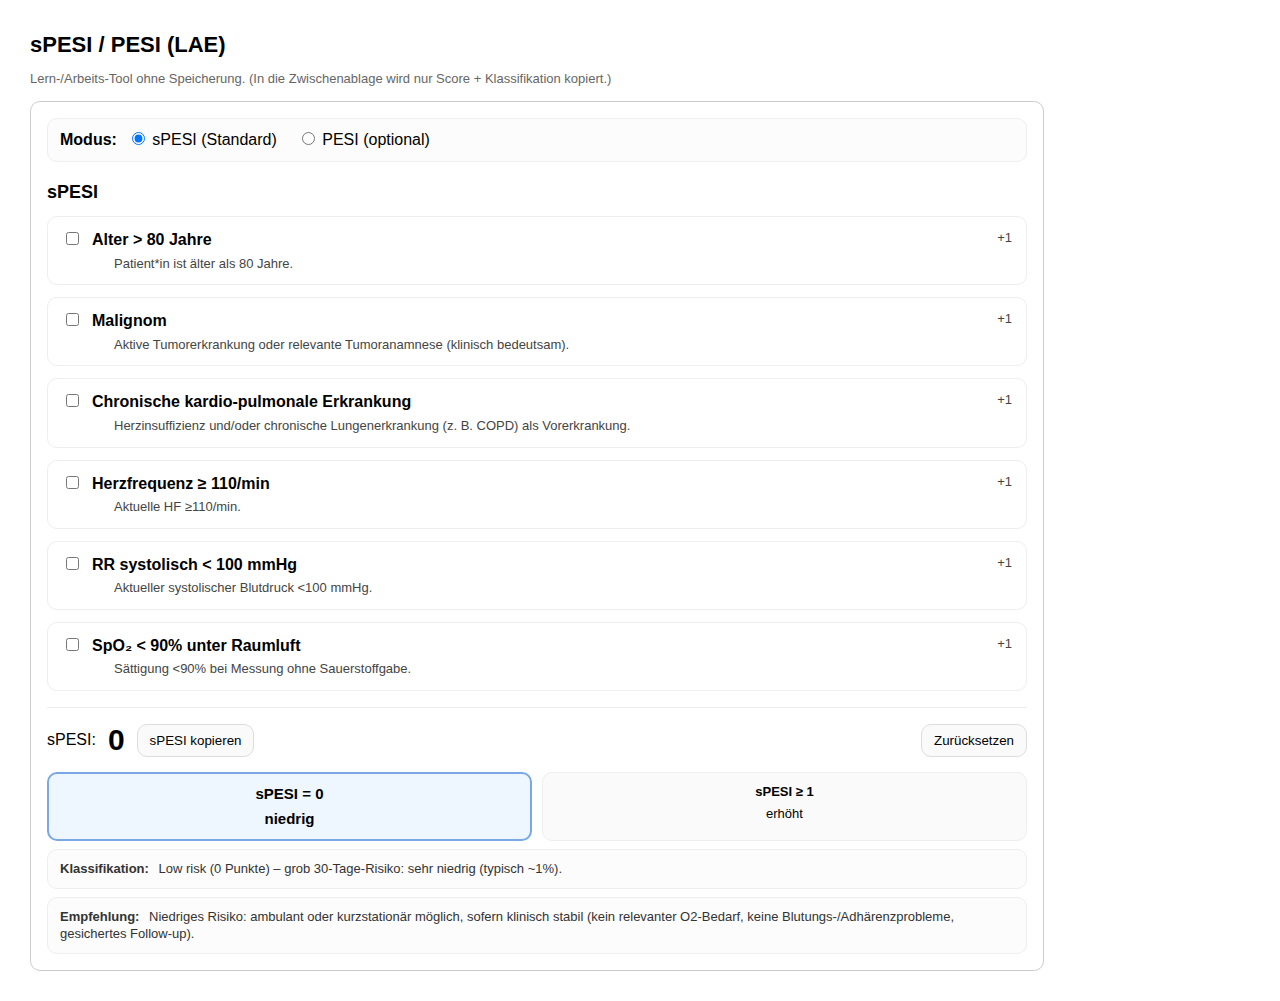
<file: PESI-Score.html>
<!doctype html>
<html lang="de">
<head>
  <meta charset="utf-8">
  <meta name="viewport" content="width=device-width, initial-scale=1">
  <title>sPESI / PESI (klickbasiert) – LAE</title>
  <style>
    body { font-family: Arial, sans-serif; margin: 30px; line-height: 1.35; }
    h1 { font-size: 22px; margin: 0 0 10px; }
    h2 { font-size: 18px; margin: 18px 0 10px; }
    .muted { color: #666; font-size: 13px; margin-bottom: 14px; }
    .box { border: 1px solid #ccc; padding: 16px; max-width: 980px; border-radius: 10px; }

    .switch {
      display: flex; gap: 10px; flex-wrap: wrap;
      padding: 10px 12px; border: 1px solid #eee; border-radius: 10px; margin-bottom: 14px;
      align-items: center;
      background: #fcfcfc;
    }
    .switch label { cursor: pointer; margin-right: 10px; }

    .item {
      border: 1px solid #eee;
      padding: 12px 14px;
      border-radius: 10px;
      margin: 12px 0;
      background: #fff;
    }
    .item label {
      display: flex;
      gap: 10px;
      align-items: flex-start;
      cursor: pointer;
    }
    .content { flex: 1; }
    .title { font-weight: bold; margin-bottom: 4px; }
    .explain { font-size: 13px; color: #444; margin-left: 22px; }

    .pts { color: #444; font-size: 13px; white-space: nowrap; margin-left: 10px; }

    .rowbox {
      display: flex; align-items: center; gap: 10px; flex-wrap: wrap;
      padding: 10px 12px; border: 1px solid #eee; border-radius: 10px; margin: 12px 0;
      background: #fff;
    }
    .rowbox input {
      width: 120px;
      padding: 8px 10px;
      border-radius: 10px;
      border: 1px solid #ddd;
      background: #fff;
    }
    .rowbox .hint { font-size: 13px; color: #444; }

    .scoreline {
      margin-top: 16px;
      padding-top: 12px;
      border-top: 1px solid #eee;
      display: flex;
      gap: 12px;
      align-items: center;
      flex-wrap: wrap;
    }
    .score { font-size: 30px; font-weight: bold; }

    button {
      padding: 8px 12px;
      border-radius: 10px;
      border: 1px solid #ddd;
      background: #fafafa;
      cursor: pointer;
    }
    button:hover { background: #f2f2f2; }

    .copied { font-size: 13px; color: green; }

    .interpret {
      margin-top: 8px;
      font-size: 13px;
      color: #333;
      padding: 10px 12px;
      border: 1px solid #eee;
      border-radius: 10px;
      background: #fcfcfc;
    }
    .interpret strong { margin-right: 6px; }

    /* ===== Kategorieband (neu) ===== */
    .band {
      display: grid;
      gap: 10px;
      margin-top: 12px;
    }
    .band-2 { grid-template-columns: repeat(2, 1fr); }
    .band-5 { grid-template-columns: repeat(5, 1fr); }

    .bandbox {
      border: 1px solid #eee;
      border-radius: 10px;
      padding: 10px 12px;
      background: #fafafa;
      font-size: 13px;
      text-align: center;
    }
    .bandbox strong { display:block; margin-bottom: 4px; }

    .band-active {
      background: #eef6ff;
      border: 2px solid #7aa7e6;
      font-size: 15px;
      font-weight: bold;
    }

    .hidden { display: none; }
  </style>
</head>
<body>

<h1>sPESI / PESI (LAE)</h1>
<div class="muted">
  Lern-/Arbeits-Tool ohne Speicherung. (In die Zwischenablage wird nur Score + Klassifikation kopiert.)
</div>

<div class="box">

  <div class="switch">
    <strong>Modus:</strong>
    <label><input type="radio" name="mode" id="mode_spesi" checked> sPESI (Standard)</label>
    <label><input type="radio" name="mode" id="mode_pesi"> PESI (optional)</label>
  </div>

  <!-- ===================== sPESI ===================== -->
  <div id="section_spesi">
    <h2>sPESI</h2>

    <div class="item">
      <label>
        <input type="checkbox" id="s_age80">
        <div class="content">
          <div class="title">Alter &gt; 80 Jahre</div>
          <div class="explain">Patient*in ist älter als 80 Jahre.</div>
        </div>
        <span class="pts">+1</span>
      </label>
    </div>

    <div class="item">
      <label>
        <input type="checkbox" id="s_cancer">
        <div class="content">
          <div class="title">Malignom</div>
          <div class="explain">Aktive Tumorerkrankung oder relevante Tumoranamnese (klinisch bedeutsam).</div>
        </div>
        <span class="pts">+1</span>
      </label>
    </div>

    <div class="item">
      <label>
        <input type="checkbox" id="s_cardiopulm">
        <div class="content">
          <div class="title">Chronische kardio-pulmonale Erkrankung</div>
          <div class="explain">Herzinsuffizienz und/oder chronische Lungenerkrankung (z. B. COPD) als Vorerkrankung.</div>
        </div>
        <span class="pts">+1</span>
      </label>
    </div>

    <div class="item">
      <label>
        <input type="checkbox" id="s_hr110">
        <div class="content">
          <div class="title">Herzfrequenz ≥ 110/min</div>
          <div class="explain">Aktuelle HF ≥110/min.</div>
        </div>
        <span class="pts">+1</span>
      </label>
    </div>

    <div class="item">
      <label>
        <input type="checkbox" id="s_sbp100">
        <div class="content">
          <div class="title">RR systolisch &lt; 100 mmHg</div>
          <div class="explain">Aktueller systolischer Blutdruck &lt;100 mmHg.</div>
        </div>
        <span class="pts">+1</span>
      </label>
    </div>

    <div class="item">
      <label>
        <input type="checkbox" id="s_spo290">
        <div class="content">
          <div class="title">SpO₂ &lt; 90% unter Raumluft</div>
          <div class="explain">Sättigung &lt;90% bei Messung ohne Sauerstoffgabe.</div>
        </div>
        <span class="pts">+1</span>
      </label>
    </div>

    <div class="scoreline">
      <div>sPESI:</div>
      <div class="score" id="spesi_result">0</div>
      <button id="spesi_copy">sPESI kopieren</button>
      <span class="copied" id="spesi_copied" style="display:none;">✓ kopiert</span>
      <span style="flex:1;"></span>
      <button id="spesi_reset">Zurücksetzen</button>
    </div>

    <!-- ===== Kategorieband sPESI (neu) ===== -->
    <div id="band_spesi" class="band band-2">
      <div id="spesi_band_0" class="bandbox">
        <strong>sPESI = 0</strong>
        niedrig
      </div>
      <div id="spesi_band_1" class="bandbox">
        <strong>sPESI ≥ 1</strong>
        erhöht
      </div>
    </div>

    <div class="interpret" id="spesi_class">
      <strong>Klassifikation:</strong> —
    </div>

    <div class="interpret" id="spesi_rec">
      <strong>Empfehlung:</strong> —
    </div>
  </div>

  <!-- ===================== PESI (optional) ===================== -->
  <div id="section_pesi" class="hidden">
    <h2>PESI (optional)</h2>

    <div class="rowbox">
      <strong>Alter (Jahre):</strong>
      <input type="number" id="p_age_years" min="0" max="120" placeholder="z. B. 67">
      <span class="hint">PESI: Punkte = Alter in Jahren.</span>
    </div>

    <div class="item">
      <label>
        <input type="checkbox" id="p_male">
        <div class="content">
          <div class="title">Männliches Geschlecht</div>
          <div class="explain">Patient ist männlich.</div>
        </div>
        <span class="pts">+10</span>
      </label>
    </div>

    <div class="item">
      <label>
        <input type="checkbox" id="p_cancer">
        <div class="content">
          <div class="title">Malignom</div>
          <div class="explain">Aktive Tumorerkrankung oder klinisch relevante Tumoranamnese.</div>
        </div>
        <span class="pts">+30</span>
      </label>
    </div>

    <div class="item">
      <label>
        <input type="checkbox" id="p_hf">
        <div class="content">
          <div class="title">Herzinsuffizienz</div>
          <div class="explain">Bekannte Herzinsuffizienz (klinische Diagnose/Anamnese).</div>
        </div>
        <span class="pts">+10</span>
      </label>
    </div>

    <div class="item">
      <label>
        <input type="checkbox" id="p_cld">
        <div class="content">
          <div class="title">Chronische Lungenerkrankung</div>
          <div class="explain">z. B. COPD/Emphysem, relevante chronische respiratorische Erkrankung.</div>
        </div>
        <span class="pts">+10</span>
      </label>
    </div>

    <div class="item">
      <label>
        <input type="checkbox" id="p_ams">
        <div class="content">
          <div class="title">Bewusstseinsstörung</div>
          <div class="explain">Akute Verwirrtheit / Somnolenz / deutlich veränderte Vigilanz.</div>
        </div>
        <span class="pts">+60</span>
      </label>
    </div>

    <h2>Vitalparameter (Schwellen)</h2>

    <div class="item">
      <label>
        <input type="checkbox" id="p_hr110">
        <div class="content">
          <div class="title">Herzfrequenz ≥ 110/min</div>
          <div class="explain">Aktuelle HF ≥110/min.</div>
        </div>
        <span class="pts">+20</span>
      </label>
    </div>

    <div class="item">
      <label>
        <input type="checkbox" id="p_sbp100">
        <div class="content">
          <div class="title">RR systolisch &lt; 100 mmHg</div>
          <div class="explain">Aktueller systolischer Blutdruck &lt;100 mmHg.</div>
        </div>
        <span class="pts">+30</span>
      </label>
    </div>

    <div class="item">
      <label>
        <input type="checkbox" id="p_rr30">
        <div class="content">
          <div class="title">Atemfrequenz ≥ 30/min</div>
          <div class="explain">Aktuelle AF ≥30/min (Tachypnoe).</div>
        </div>
        <span class="pts">+20</span>
      </label>
    </div>

    <div class="item">
      <label>
        <input type="checkbox" id="p_temp36">
        <div class="content">
          <div class="title">Temperatur &lt; 36.0°C</div>
          <div class="explain">Hypothermie: Temp &lt;36.0°C.</div>
        </div>
        <span class="pts">+20</span>
      </label>
    </div>

    <div class="item">
      <label>
        <input type="checkbox" id="p_spo290">
        <div class="content">
          <div class="title">SpO₂ &lt; 90% unter Raumluft</div>
          <div class="explain">Sättigung &lt;90% bei Messung ohne Sauerstoffgabe.</div>
        </div>
        <span class="pts">+20</span>
      </label>
    </div>

    <div class="scoreline">
      <div>PESI:</div>
      <div class="score" id="pesi_result">0</div>
      <button id="pesi_copy">PESI kopieren</button>
      <span class="copied" id="pesi_copied" style="display:none;">✓ kopiert</span>
      <span style="flex:1;"></span>
      <button id="pesi_reset">Zurücksetzen</button>
    </div>

    <!-- ===== Kategorieband PESI (neu) ===== -->
    <div id="band_pesi" class="band band-5">
      <div id="pesi_band_I" class="bandbox">
        <strong>Klasse I</strong>
        ≤65
      </div>
      <div id="pesi_band_II" class="bandbox">
        <strong>Klasse II</strong>
        66–85
      </div>
      <div id="pesi_band_III" class="bandbox">
        <strong>Klasse III</strong>
        86–105
      </div>
      <div id="pesi_band_IV" class="bandbox">
        <strong>Klasse IV</strong>
        106–125
      </div>
      <div id="pesi_band_V" class="bandbox">
        <strong>Klasse V</strong>
        &gt;125
      </div>
    </div>

    <div class="interpret" id="pesi_class">
      <strong>Klassifikation:</strong> —
    </div>

    <div class="interpret" id="pesi_rec">
      <strong>Empfehlung:</strong> —
    </div>
  </div>

</div>

<script>
function punktText(n) { return (n === 1) ? "Punkt" : "Punkte"; }

function show(mode) {
  document.getElementById("section_spesi").classList.toggle("hidden", mode !== "spesi");
  document.getElementById("section_pesi").classList.toggle("hidden", mode !== "pesi");
}

function clearCopied() {
  document.getElementById("spesi_copied").style.display = "none";
  document.getElementById("pesi_copied").style.display = "none";
}

function numOrNull(id) {
  const v = document.getElementById(id).value;
  if (v === "" || v === null) return null;
  const n = Number(v);
  if (!Number.isFinite(n)) return null;
  return n;
}

/* ===== Kategorieband helpers (neu) ===== */
function clearBand(ids) {
  ids.forEach(id => {
    const el = document.getElementById(id);
    if (el) el.classList.remove("band-active");
  });
}
function setBandActive(id) {
  const el = document.getElementById(id);
  if (el) el.classList.add("band-active");
}
function updateBandSPESI(score) {
  clearBand(["spesi_band_0","spesi_band_1"]);
  if (score === 0) setBandActive("spesi_band_0");
  else setBandActive("spesi_band_1");
}
function updateBandPESI(clsName) {
  clearBand(["pesi_band_I","pesi_band_II","pesi_band_III","pesi_band_IV","pesi_band_V"]);
  setBandActive("pesi_band_" + clsName);
}

/* ===== sPESI ===== */
function calcSPESI() {
  let s = 0;
  if (document.getElementById("s_age80").checked) s += 1;
  if (document.getElementById("s_cancer").checked) s += 1;
  if (document.getElementById("s_cardiopulm").checked) s += 1;
  if (document.getElementById("s_hr110").checked) s += 1;
  if (document.getElementById("s_sbp100").checked) s += 1;
  if (document.getElementById("s_spo290").checked) s += 1;

  document.getElementById("spesi_result").textContent = String(s);

  updateBandSPESI(s); // neu

  const cls = (s === 0)
    ? { name: "Low risk", detail: "0 Punkte", mortality: "sehr niedrig (typisch ~1%)" }
    : { name: "Higher risk", detail: "≥1 Punkt", mortality: "erhöht" };

  document.getElementById("spesi_class").innerHTML =
    `<strong>Klassifikation:</strong> ${cls.name} (${cls.detail}) – grob 30-Tage-Risiko: ${cls.mortality}.`;

  let rec = "";
  if (document.getElementById("s_sbp100").checked) {
    rec = "RRsys <100: Hochrisiko-Konstellation → Überwachung/IMC/ICU, rasche Therapieentscheidung, engmaschiges Monitoring.";
  } else if (s === 0) {
    rec = "Niedriges Risiko: ambulant oder kurzstationär möglich, sofern klinisch stabil (kein relevanter O2-Bedarf, keine Blutungs-/Adhärenzprobleme, gesichertes Follow-up).";
  } else {
    rec = "Erhöhtes Risiko: stationäre Aufnahme empfohlen (Monitoring, Verlauf unter Antikoagulation, O2-Bedarf/Komorbiditäten berücksichtigen).";
  }

  document.getElementById("spesi_rec").innerHTML = `<strong>Empfehlung:</strong> ${rec}`;
  return s;
}

/* ===== PESI (klassisch, Alter als Eingabe) ===== */
function getPESIClass(score) {
  // Klassischer PESI: I <=65, II 66–85, III 86–105, IV 106–125, V >125
  if (score <= 65) return { name: "I", range: "≤65", mortality: "sehr niedrig (≈0–1.6%)" };
  if (score <= 85) return { name: "II", range: "66–85", mortality: "niedrig (≈1.7–3.5%)" };
  if (score <= 105) return { name: "III", range: "86–105", mortality: "moderat (≈3.2–7.1%)" };
  if (score <= 125) return { name: "IV", range: "106–125", mortality: "hoch (≈4.0–11.4%)" };
  return { name: "V", range: ">125", mortality: "sehr hoch (≈10–24.5%)" };
}

function calcPESI() {
  let score = 0;

  // Alter in Jahren
  const age = numOrNull("p_age_years");
  if (age !== null && age >= 0) score += Math.floor(age);

  if (document.getElementById("p_male").checked) score += 10;
  if (document.getElementById("p_cancer").checked) score += 30;
  if (document.getElementById("p_hf").checked) score += 10;
  if (document.getElementById("p_cld").checked) score += 10;
  if (document.getElementById("p_ams").checked) score += 60;

  if (document.getElementById("p_hr110").checked) score += 20;
  if (document.getElementById("p_sbp100").checked) score += 30;
  if (document.getElementById("p_rr30").checked) score += 20;
  if (document.getElementById("p_temp36").checked) score += 20;
  if (document.getElementById("p_spo290").checked) score += 20;

  document.getElementById("pesi_result").textContent = String(score);

  const cls = getPESIClass(score);

  updateBandPESI(cls.name); // neu

  document.getElementById("pesi_class").innerHTML =
    `<strong>Klassifikation:</strong> Klasse ${cls.name} (${cls.range}) – grob 30-Tage-Mortalität: ${cls.mortality}.`;

  let rec = "";
  if (document.getElementById("p_sbp100").checked || document.getElementById("p_ams").checked) {
    rec = "Hochrisiko (RRsys <100 oder Bewusstseinsstörung) → Überwachung/IMC/ICU, rasche Therapieentscheidung, engmaschiges Monitoring.";
  } else if (cls.name === "I" || cls.name === "II") {
    rec = "Niedriges Risiko: ambulant oder kurzstationär möglich, sofern klinisch stabil (kein relevanter O2-Bedarf, keine Blutungs-/Adhärenzprobleme, gesichertes Follow-up).";
  } else if (cls.name === "III") {
    rec = "Intermediäres Risiko: stationär empfohlen (Monitoring, Verlauf unter Antikoagulation, O2-Bedarf/Komorbiditäten berücksichtigen).";
  } else {
    rec = "Hohes Risiko: stationär mit Überwachung (mindestens Monitorbett/IMC). Engmaschige Reevaluation (Kreislauf, Oxygenierung, RV-Belastung).";
  }

  document.getElementById("pesi_rec").innerHTML = `<strong>Empfehlung:</strong> ${rec}`;
  return score;
}

function recalcAll() {
  clearCopied();
  calcSPESI();
  calcPESI();
}

/* ===== Mode toggles ===== */
document.getElementById("mode_spesi").addEventListener("change", () => show("spesi"));
document.getElementById("mode_pesi").addEventListener("change", () => show("pesi"));

/* ===== Live recalculation ===== */
document.querySelectorAll("input").forEach(el => {
  el.addEventListener("change", recalcAll);
});
document.getElementById("p_age_years").addEventListener("input", recalcAll);

/* ===== Copy buttons ===== */
document.getElementById("spesi_copy").addEventListener("click", () => {
  const s = Number(document.getElementById("spesi_result").textContent);
  const cls = (s === 0) ? "geringes Risiko" : "hohes Risiko";
  const text = `sPESI: ${s} ${punktText(s)} (${cls})`;
  navigator.clipboard.writeText(text).then(() => {
    const msg = document.getElementById("spesi_copied");
    msg.style.display = "inline";
    setTimeout(() => msg.style.display = "none", 1500);
  });
});

document.getElementById("pesi_copy").addEventListener("click", () => {
  const s = Number(document.getElementById("pesi_result").textContent);
  const cls = getPESIClass(s).name;
  const text = `PESI: ${s} ${punktText(s)} (Klasse ${cls})`;
  navigator.clipboard.writeText(text).then(() => {
    const msg = document.getElementById("pesi_copied");
    msg.style.display = "inline";
    setTimeout(() => msg.style.display = "none", 1500);
  });
});

/* ===== Reset ===== */
document.getElementById("spesi_reset").addEventListener("click", () => {
  ["s_age80","s_cancer","s_cardiopulm","s_hr110","s_sbp100","s_spo290"].forEach(id => {
    document.getElementById(id).checked = false;
  });
  recalcAll();
});

document.getElementById("pesi_reset").addEventListener("click", () => {
  document.getElementById("p_age_years").value = "";
  ["p_male","p_cancer","p_hf","p_cld","p_ams","p_hr110","p_sbp100","p_rr30","p_temp36","p_spo290"].forEach(id => {
    document.getElementById(id).checked = false;
  });
  recalcAll();
});

/* ===== Initial ===== */
show("spesi");
recalcAll();
</script>

</body>
</html>
</file>
<file: style.css>
:root{
  --bg:#f4f6f8;
  --card:#ffffff;
  --text:#111827;
  --muted:#6b7280;
  --border:#e5e7eb;
  --brand:#111827;
  --brand2:#374151;
  --shadow: 0 6px 20px rgba(0,0,0,.06);

  /* optional: konsistente Rundungen/Spacing */
  --radius:16px;
  --radius-sm:10px;
}

*{ box-sizing:border-box; }
html,body{ margin:0; padding:0; }

body{
  font-family:-apple-system,BlinkMacSystemFont,"Segoe UI",Roboto,sans-serif;
  background:var(--bg);
  color:var(--text);
}

/* ========== Layout ========== */
.container{
  max-width:900px;
  margin: 0 auto;
  padding: 20px;

  /* sorgt dafür, dass Inhalte unter der sticky appbar nicht "kleben" */
  padding-top: 84px;
}

/* Wenn du mal eine Seite ohne nav.js renderst, bleibt sie trotzdem ok */
.no-appbar .container{ padding-top: 20px; }

/* ========== Appbar (nav.js) ========== */
.appbar{
  position: sticky;
  top: 0;
  z-index: 10;
  background: rgba(244,246,248,.85);
  backdrop-filter: blur(10px);
  border-bottom: 1px solid var(--border);
}

.appbar-inner{
  max-width: 900px;
  margin: 0 auto;
  padding: 12px 20px;
  display:flex;
  align-items:center;
  gap:12px;
}

.brand{
  font-weight:700;
  letter-spacing:.2px;
  color:var(--brand);
  text-decoration:none;
}

.spacer{ flex:1; }

.navbtn{
  display:inline-flex;
  align-items:center;
  gap:8px;
  padding:10px 12px;
  border-radius: var(--radius-sm);
  border:1px solid var(--border);
  background:var(--card);
  color:var(--text);
  text-decoration:none;
  box-shadow: 0 1px 0 rgba(0,0,0,.02);
  font-size:14px;
  line-height: 1;
}
.navbtn:hover{ border-color:#d1d5db; }
.navbtn:active{ transform: translateY(1px); }

/* ========== Cards ========== */
.card{
  background:var(--card);
  border:1px solid var(--border);
  border-radius: var(--radius);
  padding: 18px;
  box-shadow: var(--shadow);
}

/* ========== Typografie ========== */
.footer-note{
  color:var(--muted);
  font-size:12px;
  margin-top: 14px;
}

/* ========== Form & Buttons (Empfehlung) ========== */
/* Einheitliche Schrift für Form-Controls */
button, select, input[type="number"], input[type="text"], input[type="search"]{
  font: inherit;
}

/* Buttons: neutral, passend zum Design */
button{
  padding: 8px 12px;
  border-radius: var(--radius-sm);
  border: 1px solid var(--border);
  background: var(--card);
  cursor: pointer;
  box-shadow: 0 1px 0 rgba(0,0,0,.02);
}
button:hover{ border-color:#d1d5db; }
button:active{ transform: translateY(1px); }

/* Inputs/Selects: clean */
select, input[type="number"], input[type="text"], input[type="search"]{
  padding: 8px 10px;
  border-radius: var(--radius-sm);
  border: 1px solid #ddd;
  background: #fff;
}

/* Fokus sichtbar (wichtig, v.a. keyboard/Accessibility) */
button:focus-visible,
select:focus-visible,
input:focus-visible,
a.navbtn:focus-visible{
  outline: 2px solid rgba(122,167,230,.6);
  outline-offset: 2px;
}

/* Optional: Links generell */
a{ color: inherit; }
</file>
